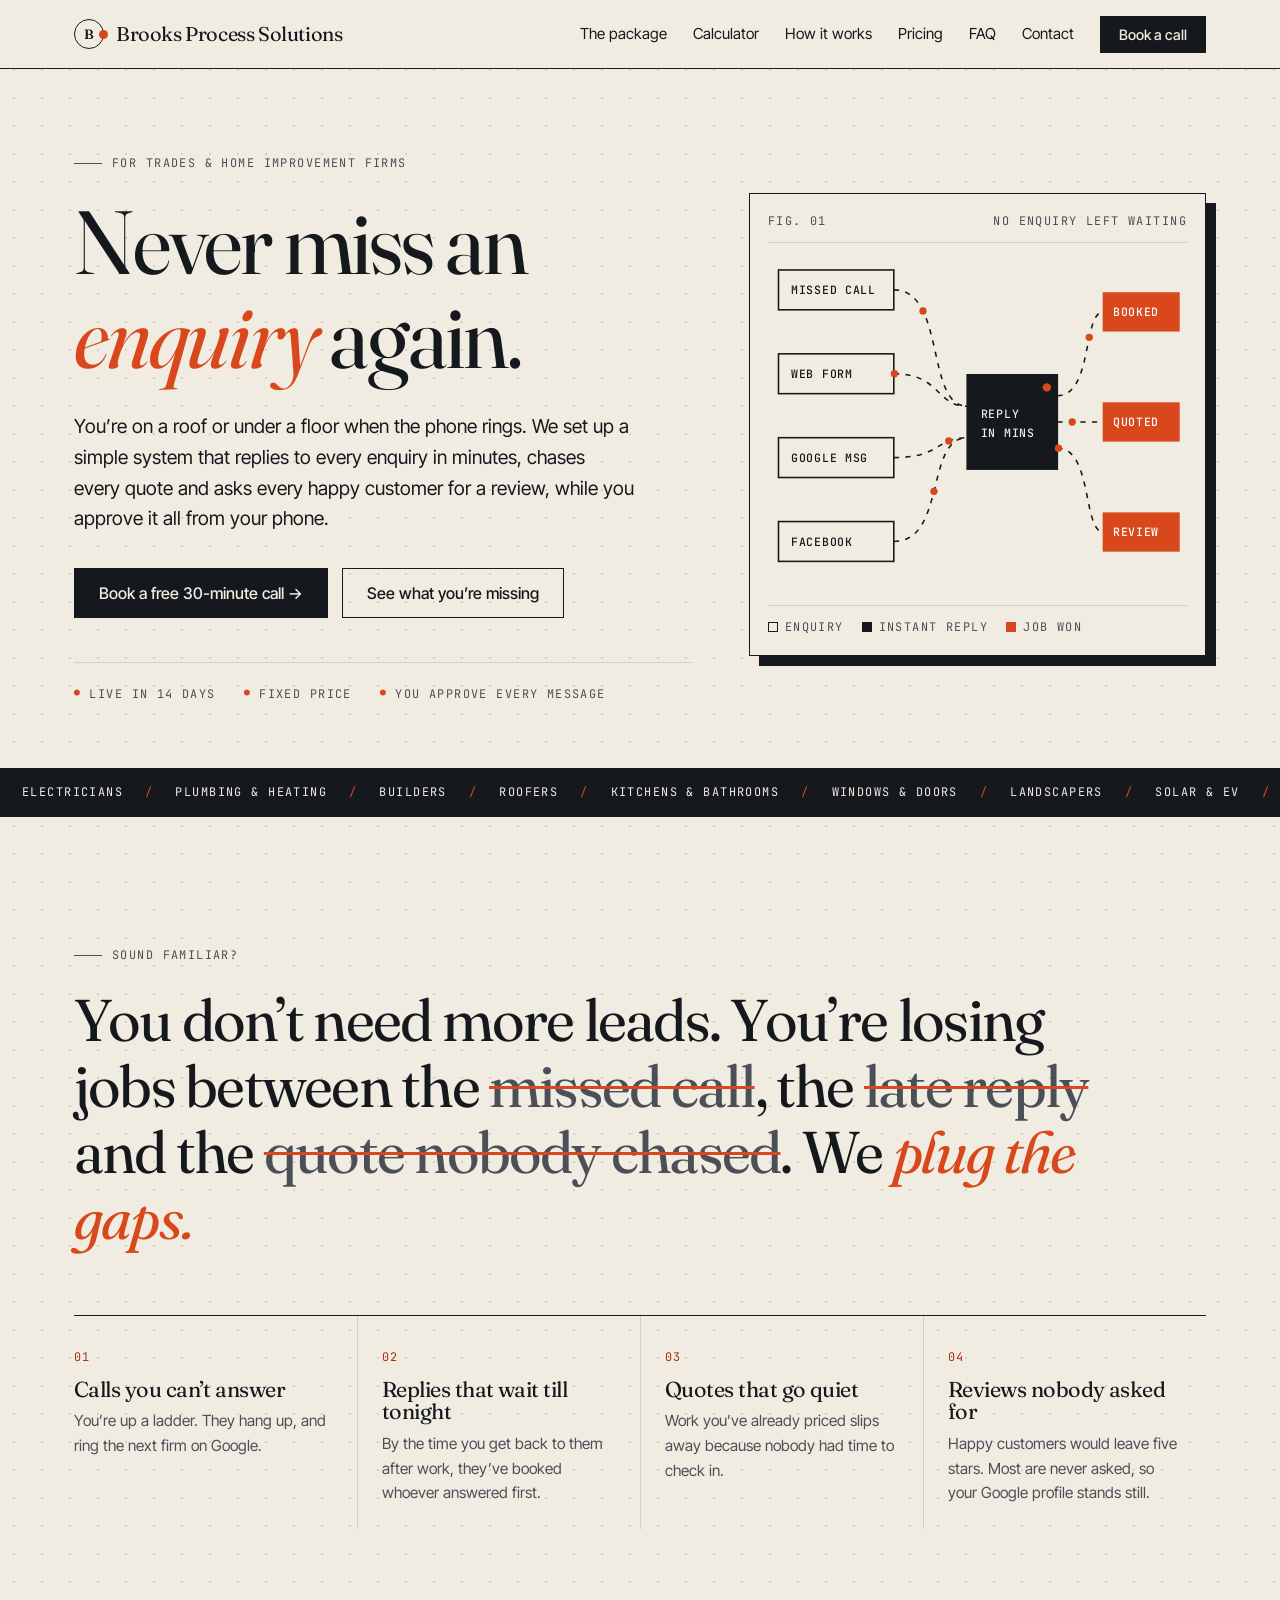
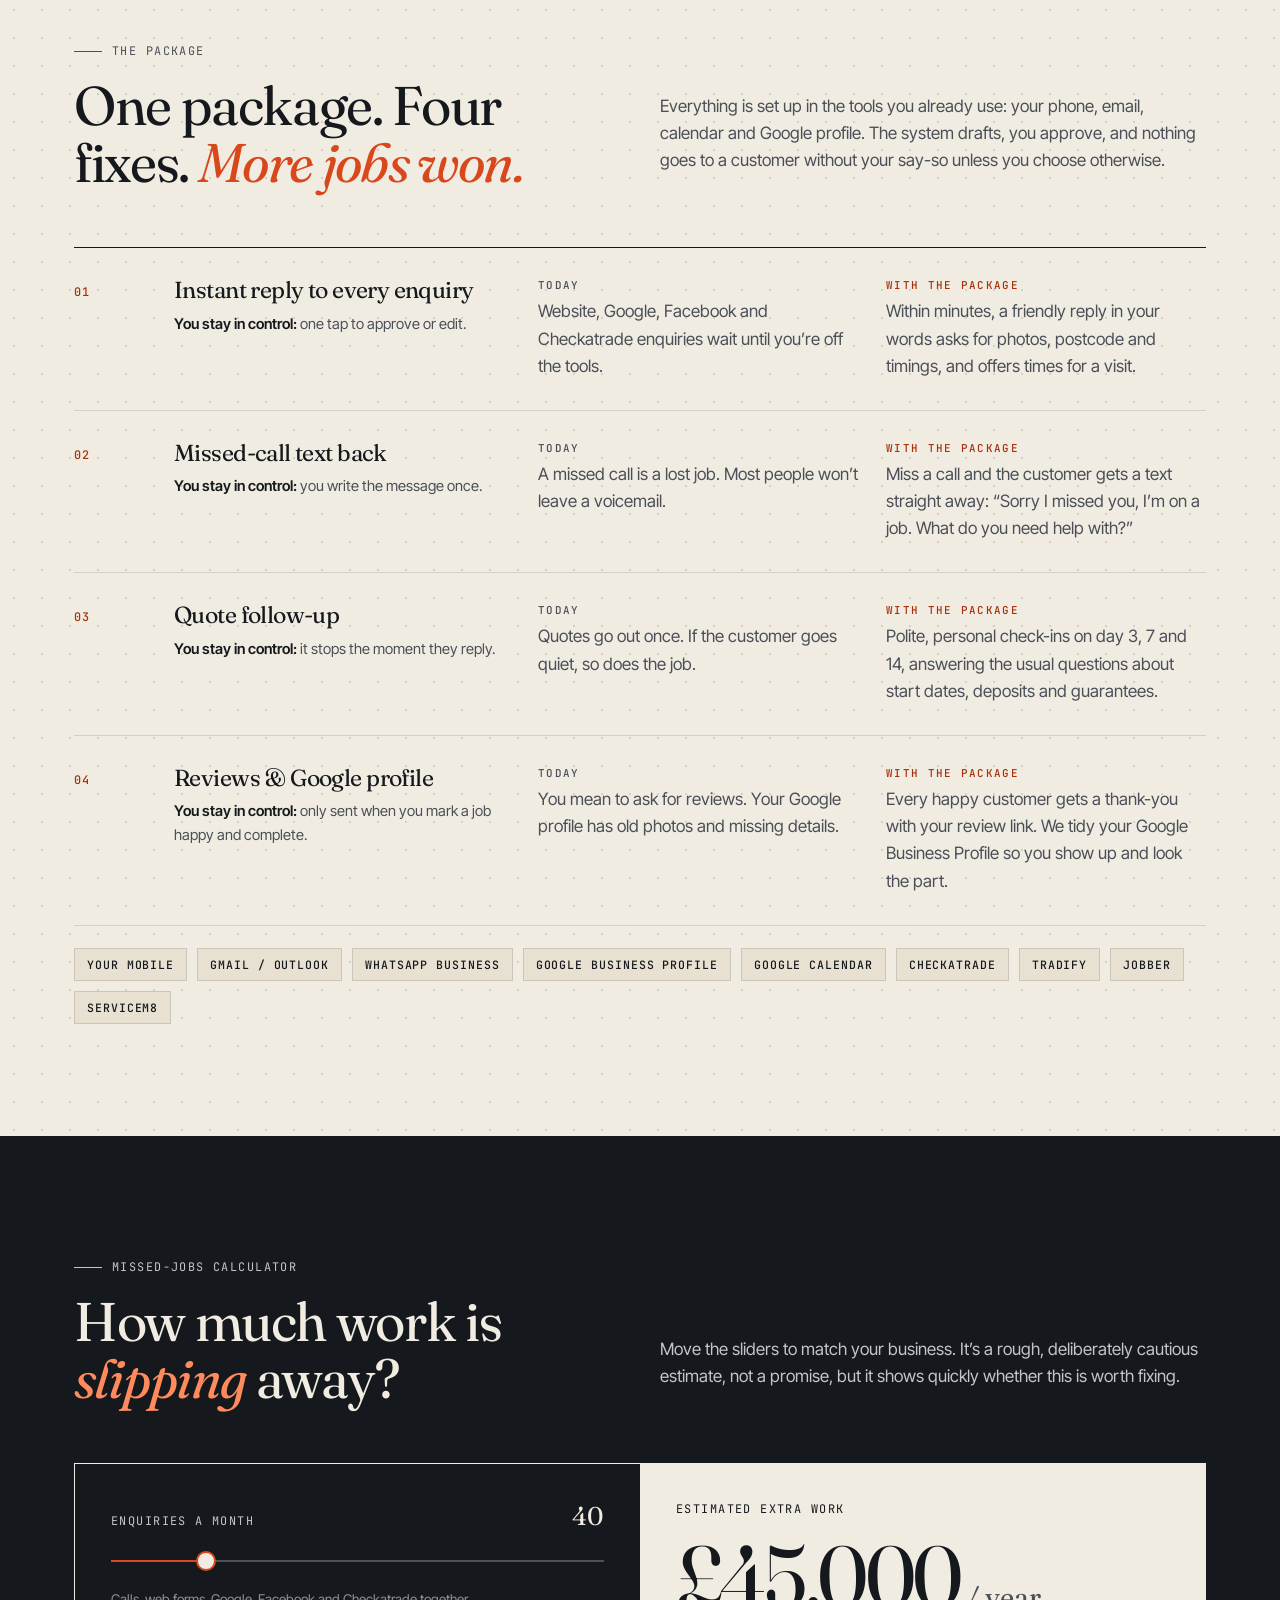
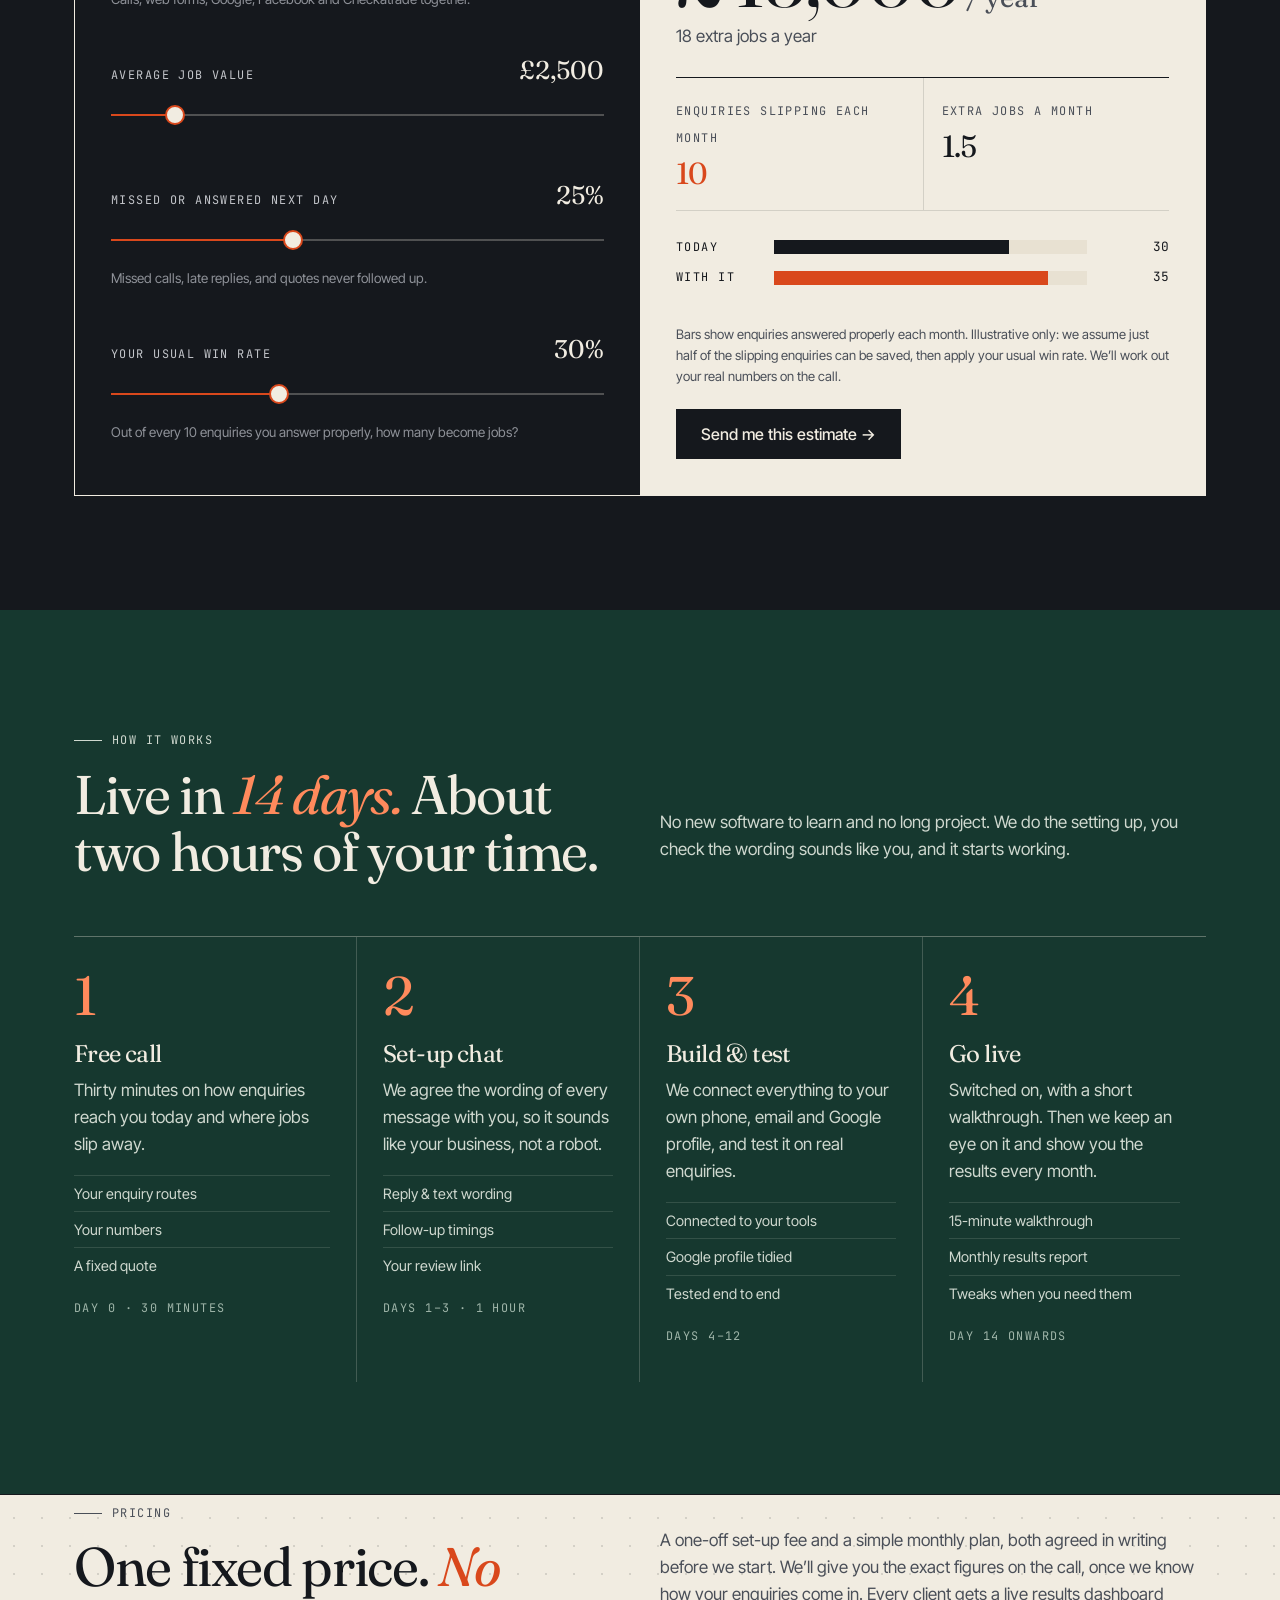
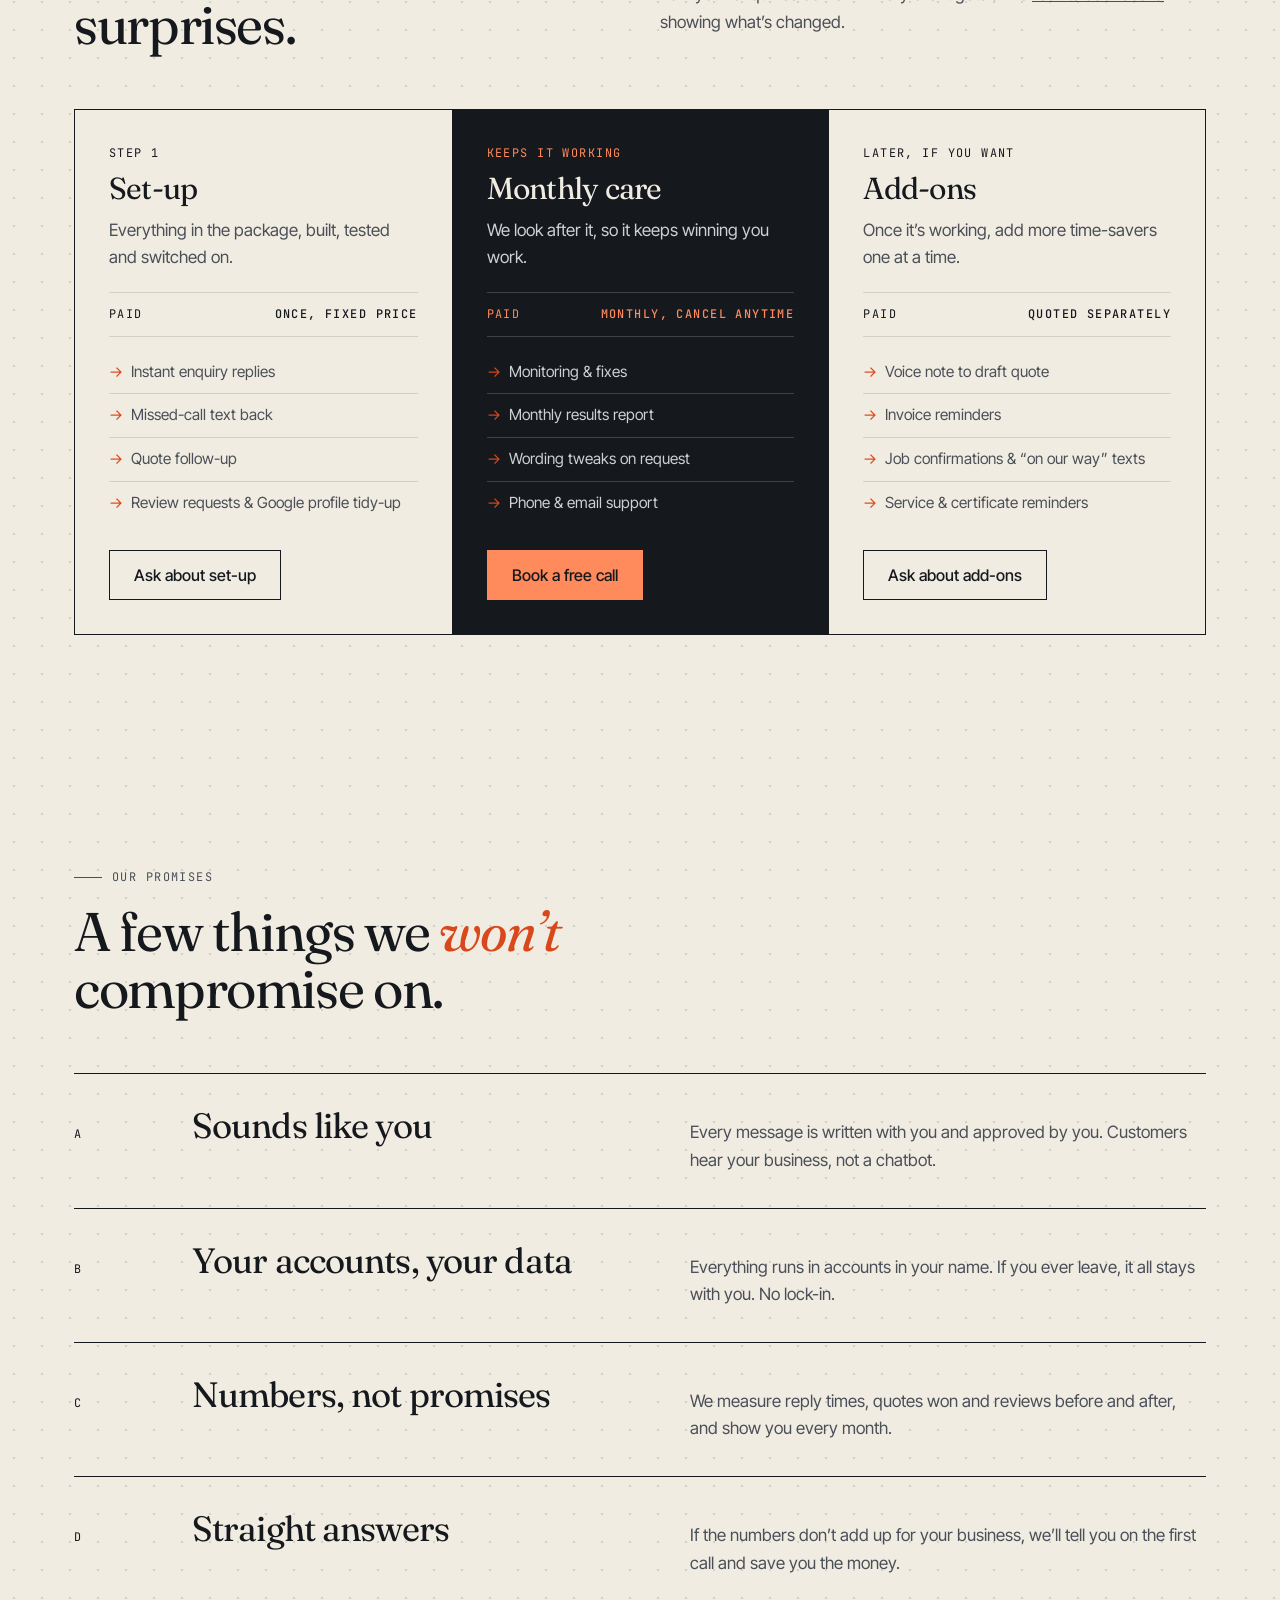
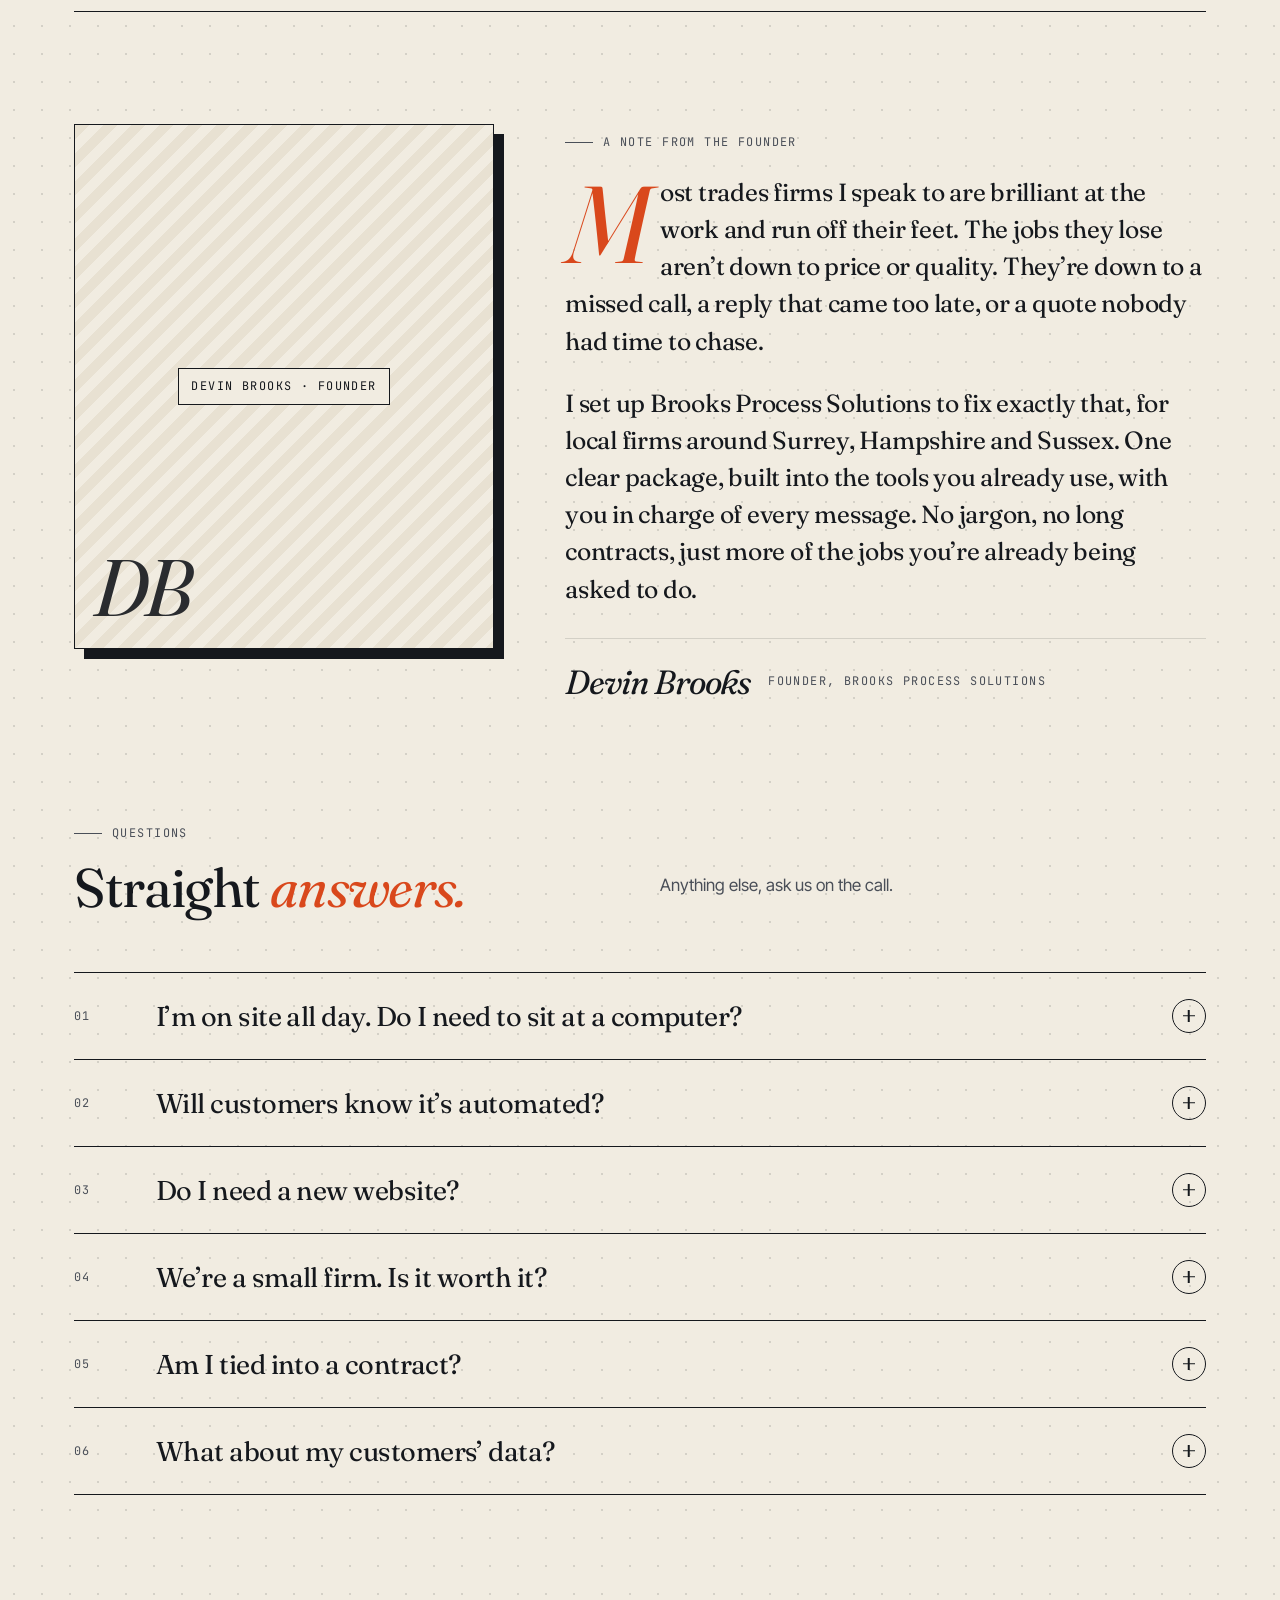
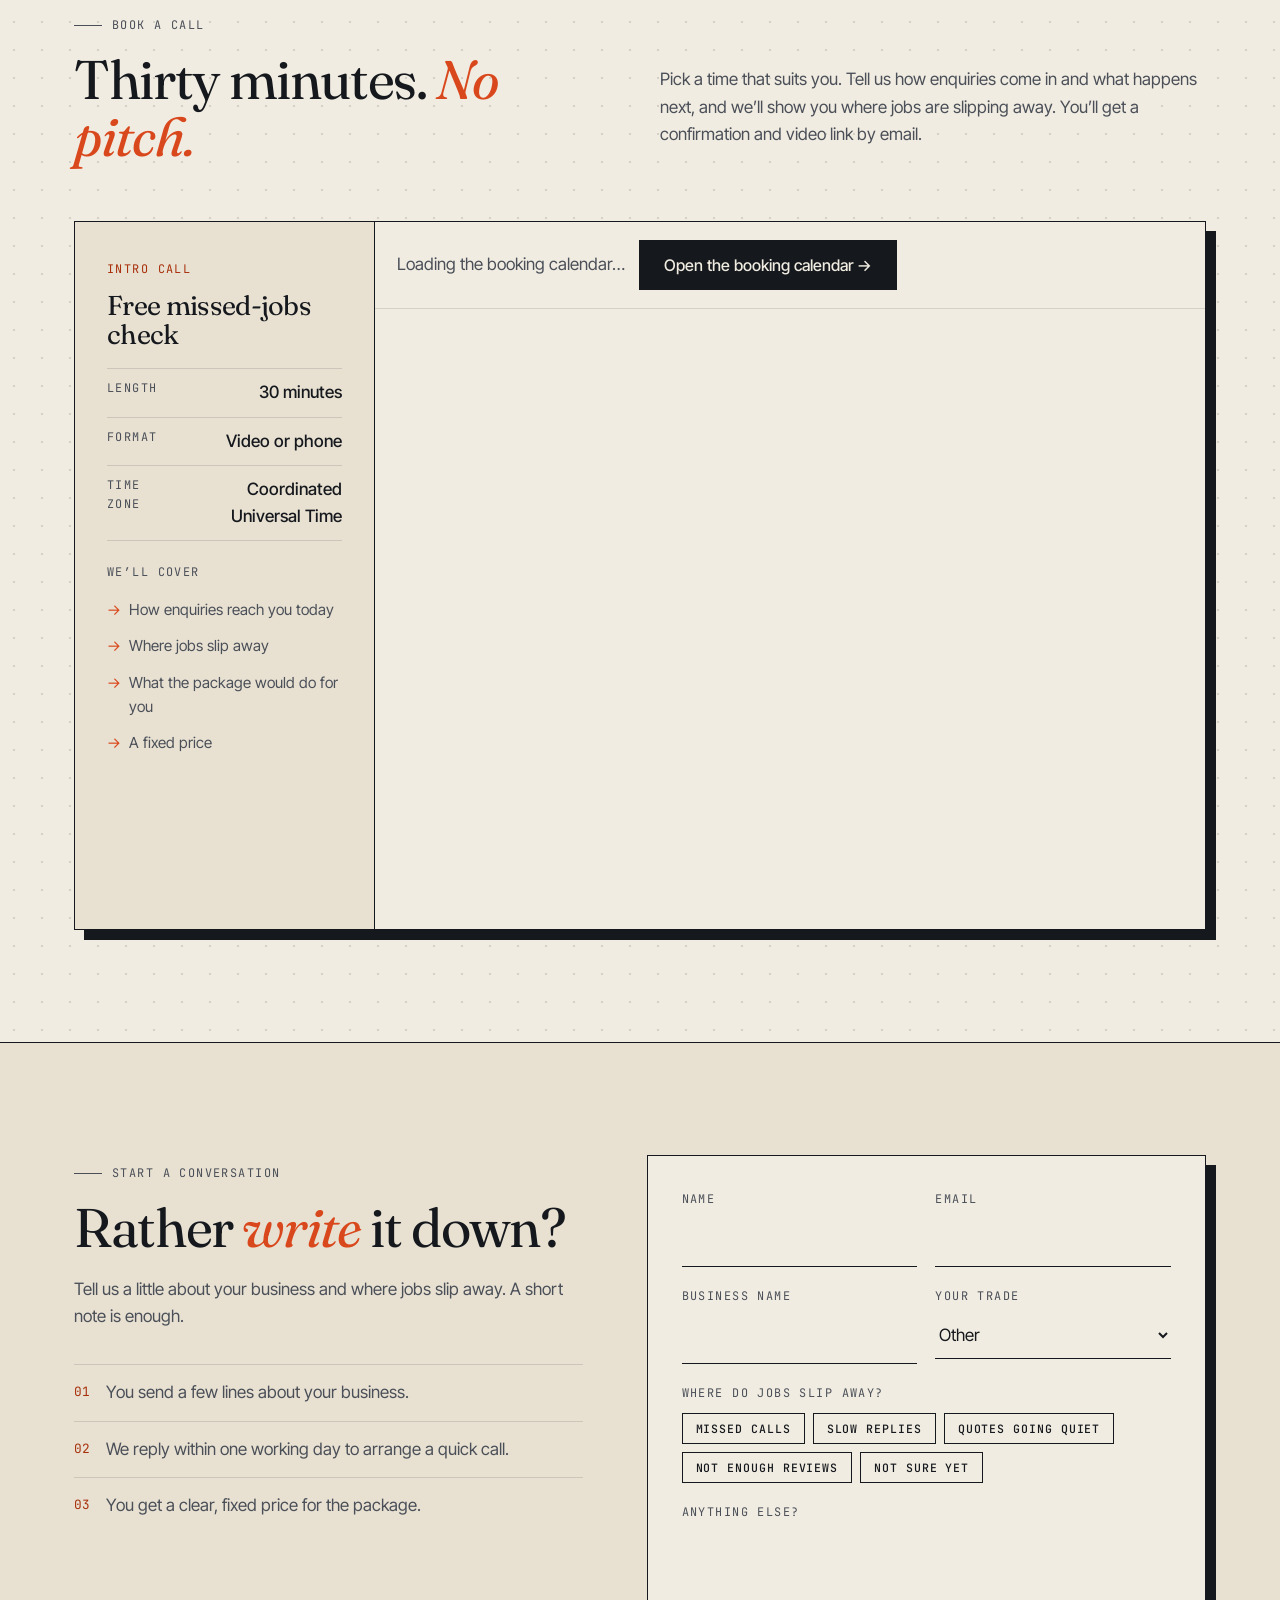
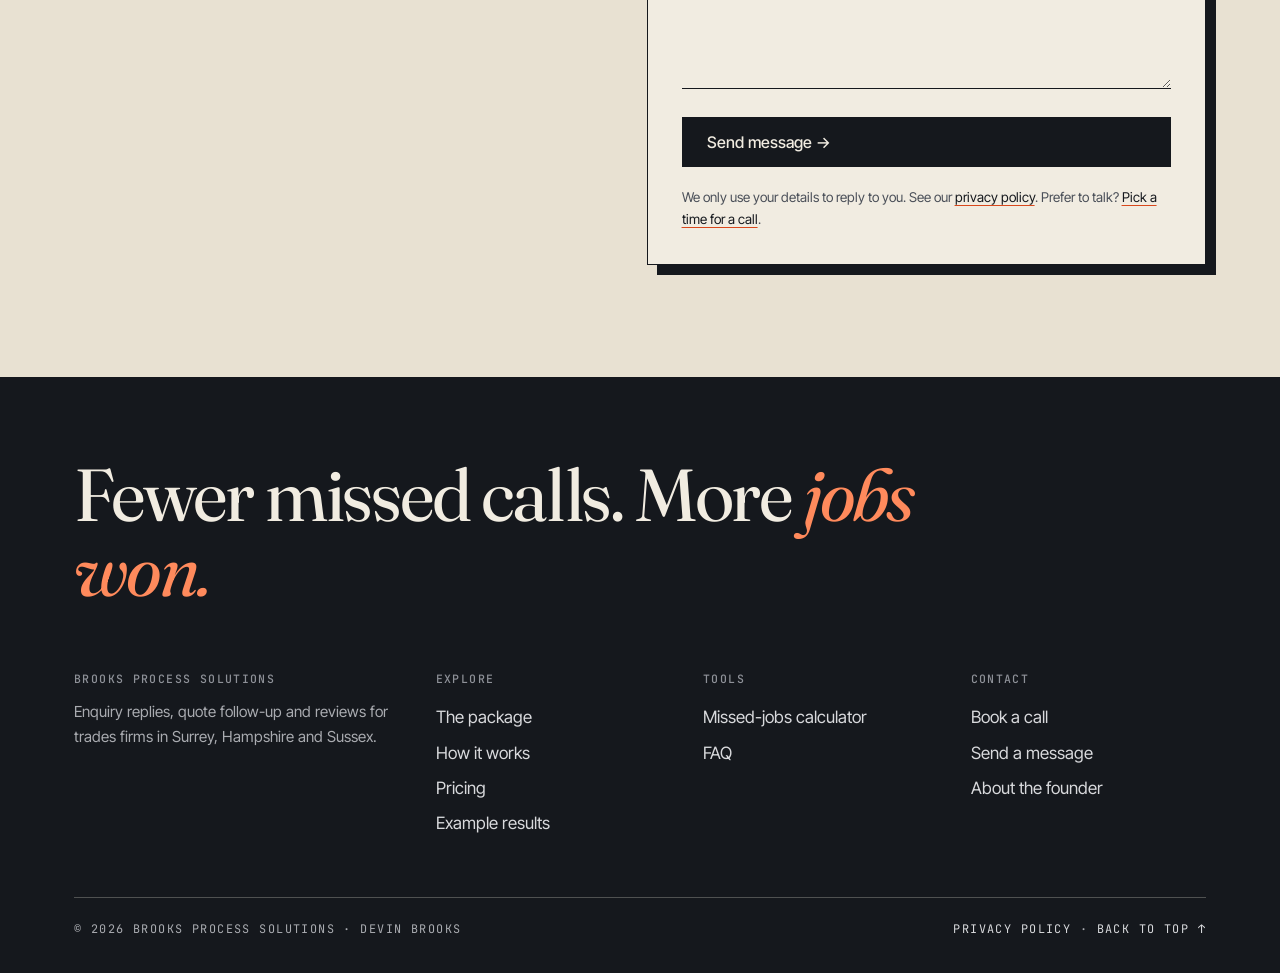
<file: index.html>
<!DOCTYPE html>
<html lang="en-GB">
<head>
<meta charset="UTF-8">
<meta name="viewport" content="width=device-width, initial-scale=1.0">
<title>Never Miss an Enquiry | Brooks Process Solutions for trades firms</title>
<meta name="description" content="For trades firms in Surrey, Hampshire and Sussex: every enquiry answered in minutes, every quote followed up, every happy customer asked for a review. One fixed-price package, live in 14 days, and you approve every message.">
<meta name="theme-color" content="#f1ece1">
<meta name="color-scheme" content="only light">
<meta property="og:title" content="Never Miss an Enquiry | Brooks Process Solutions">
<meta property="og:description" content="Every enquiry answered in minutes, every quote followed up, every happy customer asked for a review. Built for trades firms, live in 14 days.">
<meta property="og:type" content="website">
<meta property="og:locale" content="en_GB">
<meta property="og:url" content="https://devinb96.github.io/">
<meta name="twitter:card" content="summary">
<link rel="canonical" href="https://devinb96.github.io/">
<link rel="icon" href="assets/favicon.svg" type="image/svg+xml">
<link rel="preconnect" href="https://fonts.googleapis.com">
<link rel="preconnect" href="https://fonts.gstatic.com" crossorigin>
<link href="https://fonts.googleapis.com/css2?family=Fraunces:ital,opsz,wght@0,9..144,400;0,9..144,600;1,9..144,400;1,9..144,600&family=Inter+Tight:wght@400;500;600&family=JetBrains+Mono:wght@400;500&display=swap" rel="stylesheet">
<link rel="stylesheet" href="assets/styles.css">
<link rel="stylesheet" href="assets/sector.css">
<script>document.documentElement.className='js'</script>
<script type="application/ld+json">
{"@context":"https://schema.org","@type":"ProfessionalService","name":"Brooks Process Solutions",
 "description":"Enquiry handling, quote follow-up, review requests and Google Business Profile set-up for trades and home improvement firms.",
 "founder":{"@type":"Person","name":"Devin Brooks"},
 "address":{"@type":"PostalAddress","addressLocality":"Guildford","addressRegion":"Surrey","addressCountry":"GB"},
 "areaServed":["Surrey","Hampshire","Sussex","Berkshire"],
 "knowsAbout":["Enquiry automation","Missed call text back","Quote follow-up","Google reviews","Google Business Profile"]}
</script>
</head>
<body>
<a class="skip" href="#main">Skip to content</a>
<div class="progress" id="progress"></div>

<header id="hdr">
  <div class="wrap bar">
    <a class="logo" href="#top" aria-label="Brooks Process Solutions, home"><i>B</i>Brooks Process Solutions</a>
    <button class="menu-btn" id="menuBtn" aria-label="Open menu" aria-expanded="false" aria-controls="nav"><span></span><span></span><span></span></button>
    <nav id="nav" aria-label="Main">
      <a href="#package">The package</a>
      <a href="#calculator">Calculator</a>
      <a href="#how">How it works</a>
      <a href="#pricing">Pricing</a>
      <a href="#faq">FAQ</a>
      <a href="#contact">Contact</a>
      <a class="btn" href="#book">Book a call</a>
    </nav>
  </div>
</header>

<main id="main">
<!-- ============ HERO ============ -->
<div class="hero" id="top">
  <div class="wrap hero-grid">
    <div>
      <span class="mono tag">For trades &amp; home improvement firms</span>
      <h1>Never miss an <em>enquiry</em> again.</h1>
      <p class="lead">You’re on a roof or under a floor when the phone rings. We set up a simple system that replies to every enquiry in minutes, chases every quote and asks every happy customer for a review, while you approve it all from your phone.</p>
      <div class="cta">
        <a class="btn" href="#book">Book a free 30-minute call &rarr;</a>
        <a class="btn out" href="#calculator">See what you’re missing</a>
      </div>
      <div class="hero-meta mono"><span>Live in 14 days</span><span>Fixed price</span><span>You approve every message</span></div>
    </div>

    <figure class="figure" aria-label="Diagram: missed calls, web forms, Google messages and Facebook enquiries all get an instant reply, then become booked surveys and reviews">
      <figcaption class="cap mono"><span>Fig. 01</span><span>No enquiry left waiting</span></figcaption>
      <svg viewBox="0 0 400 330" aria-hidden="true">
        <g class="node"><rect x="10" y="20" width="110" height="38"/><text x="22" y="43">MISSED CALL</text></g>
        <g class="node"><rect x="10" y="100" width="110" height="38"/><text x="22" y="123">WEB FORM</text></g>
        <g class="node"><rect x="10" y="180" width="110" height="38"/><text x="22" y="203">GOOGLE MSG</text></g>
        <g class="node"><rect x="10" y="260" width="110" height="38"/><text x="22" y="283">FACEBOOK</text></g>
        <path id="w1" class="wire" d="M120 39 C170 39 150 150 190 150"/>
        <path id="w2" class="wire" d="M120 119 C165 119 160 150 190 150"/>
        <path id="w3" class="wire" d="M120 199 C165 199 160 180 190 180"/>
        <path id="w4" class="wire" d="M120 279 C170 279 150 180 190 180"/>
        <g class="node ai"><rect x="190" y="120" width="86" height="90"/><text x="203" y="161">REPLY</text><text x="203" y="179">IN MINS</text></g>
        <circle class="pulse" cx="266" cy="132" r="4"/>
        <path id="w5" class="wire" d="M276 140 C310 140 300 60 320 60"/>
        <path id="w6" class="wire" d="M276 165 L320 165"/>
        <path id="w7" class="wire" d="M276 190 C310 190 300 270 320 270"/>
        <g class="node out"><rect x="320" y="42" width="72" height="36"/><text x="329" y="64">BOOKED</text></g>
        <g class="node out"><rect x="320" y="147" width="72" height="36"/><text x="329" y="169">QUOTED</text></g>
        <g class="node out"><rect x="320" y="252" width="72" height="36"/><text x="329" y="274">REVIEW</text></g>
        <g class="packets">
          <circle class="packet" r="3.5"><animateMotion dur="2.4s" repeatCount="indefinite" begin="0s"><mpath href="#w1"/></animateMotion></circle>
          <circle class="packet" r="3.5"><animateMotion dur="2.4s" repeatCount="indefinite" begin=".6s"><mpath href="#w2"/></animateMotion></circle>
          <circle class="packet" r="3.5"><animateMotion dur="2.4s" repeatCount="indefinite" begin="1.2s"><mpath href="#w3"/></animateMotion></circle>
          <circle class="packet" r="3.5"><animateMotion dur="2.4s" repeatCount="indefinite" begin="1.8s"><mpath href="#w4"/></animateMotion></circle>
          <circle class="packet" r="3.5"><animateMotion dur="1.6s" repeatCount="indefinite" begin=".3s"><mpath href="#w5"/></animateMotion></circle>
          <circle class="packet" r="3.5"><animateMotion dur="1.6s" repeatCount="indefinite" begin=".9s"><mpath href="#w6"/></animateMotion></circle>
          <circle class="packet" r="3.5"><animateMotion dur="1.6s" repeatCount="indefinite" begin="1.4s"><mpath href="#w7"/></animateMotion></circle>
        </g>
      </svg>
      <div class="legend mono"><span><i></i>Enquiry</span><span><i class="k"></i>Instant reply</span><span><i class="a"></i>Job won</span></div>
    </figure>
  </div>
</div>

<div class="ticker mono" aria-hidden="true">
  <div>
    <span>Electricians</span><b>/</b><span>Plumbing &amp; heating</span><b>/</b><span>Builders</span><b>/</b><span>Roofers</span><b>/</b><span>Kitchens &amp; bathrooms</span><b>/</b><span>Windows &amp; doors</span><b>/</b><span>Landscapers</span><b>/</b><span>Solar &amp; EV</span><b>/</b><span>Decorators</span><b>/</b><span>Flooring</span><b>/</b>
    <span>Electricians</span><b>/</b><span>Plumbing &amp; heating</span><b>/</b><span>Builders</span><b>/</b><span>Roofers</span><b>/</b><span>Kitchens &amp; bathrooms</span><b>/</b><span>Windows &amp; doors</span><b>/</b><span>Landscapers</span><b>/</b><span>Solar &amp; EV</span><b>/</b><span>Decorators</span><b>/</b><span>Flooring</span><b>/</b>
  </div>
</div>

<!-- ============ PROBLEM ============ -->
<section class="tax" aria-labelledby="tax-h">
  <div class="wrap">
    <span class="mono tag">Sound familiar?</span>
    <h2 id="tax-h" class="statement rv">You don’t need more leads. You’re losing jobs between the <s>missed call</s>, the <s>late reply</s> and the <s>quote nobody chased</s>. We <em>plug the gaps.</em></h2>
    <div class="symptoms">
      <div class="symptom rv"><span class="mono">01</span><h3>Calls you can’t answer</h3><p>You’re up a ladder. They hang up, and ring the next firm on Google.</p></div>
      <div class="symptom rv"><span class="mono">02</span><h3>Replies that wait till tonight</h3><p>By the time you get back to them after work, they’ve booked whoever answered first.</p></div>
      <div class="symptom rv"><span class="mono">03</span><h3>Quotes that go quiet</h3><p>Work you’ve already priced slips away because nobody had time to check in.</p></div>
      <div class="symptom rv"><span class="mono">04</span><h3>Reviews nobody asked for</h3><p>Happy customers would leave five stars. Most are never asked, so your Google profile stands still.</p></div>
    </div>
  </div>
</section>

<!-- ============ PACKAGE ============ -->
<section id="package" class="tight-top">
  <div class="wrap">
    <div class="sec-head">
      <div class="rv"><span class="mono tag">The package</span><h2>One package. Four fixes. <em>More jobs won.</em></h2></div>
      <p class="rv">Everything is set up in the tools you already use: your phone, email, calendar and Google profile. The system drafts, you approve, and nothing goes to a customer without your say-so unless you choose otherwise.</p>
    </div>
    <div class="flows rv">
      <div class="flowrow">
        <span class="n">01</span>
        <div><h3>Instant reply to every enquiry</h3><p class="ctrl"><b>You stay in control:</b> one tap to approve or edit.</p></div>
        <div><span class="lbl">Today</span><p>Website, Google, Facebook and Checkatrade enquiries wait until you’re off the tools.</p></div>
        <div class="ai"><span class="lbl">With the package</span><p>Within minutes, a friendly reply in your words asks for photos, postcode and timings, and offers times for a visit.</p></div>
      </div>
      <div class="flowrow">
        <span class="n">02</span>
        <div><h3>Missed-call text back</h3><p class="ctrl"><b>You stay in control:</b> you write the message once.</p></div>
        <div><span class="lbl">Today</span><p>A missed call is a lost job. Most people won’t leave a voicemail.</p></div>
        <div class="ai"><span class="lbl">With the package</span><p>Miss a call and the customer gets a text straight away: “Sorry I missed you, I’m on a job. What do you need help with?”</p></div>
      </div>
      <div class="flowrow">
        <span class="n">03</span>
        <div><h3>Quote follow-up</h3><p class="ctrl"><b>You stay in control:</b> it stops the moment they reply.</p></div>
        <div><span class="lbl">Today</span><p>Quotes go out once. If the customer goes quiet, so does the job.</p></div>
        <div class="ai"><span class="lbl">With the package</span><p>Polite, personal check-ins on day 3, 7 and 14, answering the usual questions about start dates, deposits and guarantees.</p></div>
      </div>
      <div class="flowrow">
        <span class="n">04</span>
        <div><h3>Reviews &amp; Google profile</h3><p class="ctrl"><b>You stay in control:</b> only sent when you mark a job happy and complete.</p></div>
        <div><span class="lbl">Today</span><p>You mean to ask for reviews. Your Google profile has old photos and missing details.</p></div>
        <div class="ai"><span class="lbl">With the package</span><p>Every happy customer gets a thank-you with your review link. We tidy your Google Business Profile so you show up and look the part.</p></div>
      </div>
    </div>
    <div class="toolrow" aria-label="Examples of tools we connect">
      <span>Your mobile</span><span>Gmail / Outlook</span><span>WhatsApp Business</span><span>Google Business Profile</span><span>Google Calendar</span><span>Checkatrade</span><span>Tradify</span><span>Jobber</span><span>ServiceM8</span>
    </div>
  </div>
</section>

<!-- ============ CALCULATOR ============ -->
<section id="calculator" class="dark">
  <div class="wrap">
    <div class="sec-head">
      <div class="rv"><span class="mono tag">Missed-jobs calculator</span><h2>How much work is <em>slipping</em> away?</h2></div>
      <p class="rv">Move the sliders to match your business. It’s a rough, deliberately cautious estimate, not a promise, but it shows quickly whether this is worth fixing.</p>
    </div>
    <div class="calc rv">
      <div class="inputs">
        <div class="field">
          <label for="c-enq"><span class="mono">Enquiries a month</span><output id="o-enq">40</output></label>
          <input type="range" id="c-enq" min="5" max="200" step="5" value="40">
          <small>Calls, web forms, Google, Facebook and Checkatrade together.</small>
        </div>
        <div class="field">
          <label for="c-job"><span class="mono">Average job value</span><output id="o-job">£2,500</output></label>
          <input type="range" id="c-job" min="250" max="20000" step="250" value="2500">
        </div>
        <div class="field">
          <label for="c-miss"><span class="mono">Missed or answered next day</span><output id="o-miss">25%</output></label>
          <input type="range" id="c-miss" min="5" max="60" step="5" value="25">
          <small>Missed calls, late replies, and quotes never followed up.</small>
        </div>
        <div class="field">
          <label for="c-win"><span class="mono">Your usual win rate</span><output id="o-win">30%</output></label>
          <input type="range" id="c-win" min="10" max="70" step="5" value="30">
          <small>Out of every 10 enquiries you answer properly, how many become jobs?</small>
        </div>
      </div>
      <div class="results" aria-live="polite">
        <span class="mono">Estimated extra work</span>
        <div class="big" id="r-value">£0<small>/ year</small></div>
        <div class="sub" id="r-jobs">0 extra jobs a year</div>
        <div class="kpis">
          <div class="kpi"><span class="mono">Enquiries slipping each month</span><b class="acc" id="r-lost">0</b></div>
          <div class="kpi"><span class="mono">Extra jobs a month</span><b id="r-month">0</b></div>
        </div>
        <div class="bars" aria-hidden="true">
          <div class="barrow"><span class="mono">Today</span><div class="track"><div class="fill" id="b-now"></div></div><span id="b-now-l">0</span></div>
          <div class="barrow ai"><span class="mono">With it</span><div class="track"><div class="fill" id="b-ai"></div></div><span id="b-ai-l">0</span></div>
        </div>
        <p class="disclaimer">Bars show enquiries answered properly each month. Illustrative only: we assume just half of the slipping enquiries can be saved, then apply your usual win rate. We’ll work out your real numbers on the call.</p>
        <button class="btn" type="button" id="calcSend" style="margin-top:22px">Send me this estimate &rarr;</button>
      </div>
    </div>
  </div>
</section>

<!-- ============ HOW IT WORKS ============ -->
<section id="how" class="green">
  <div class="wrap">
    <div class="sec-head">
      <div class="rv"><span class="mono tag">How it works</span><h2>Live in <em>14 days.</em> About two hours of your time.</h2></div>
      <p class="rv">No new software to learn and no long project. We do the setting up, you check the wording sounds like you, and it starts working.</p>
    </div>
    <div class="stages">
      <div class="stage rv"><span class="n">1</span><h3>Free call</h3><p>Thirty minutes on how enquiries reach you today and where jobs slip away.</p>
        <ul><li>Your enquiry routes</li><li>Your numbers</li><li>A fixed quote</li></ul><span class="mono wk">Day 0 · 30 minutes</span></div>
      <div class="stage rv"><span class="n">2</span><h3>Set-up chat</h3><p>We agree the wording of every message with you, so it sounds like your business, not a robot.</p>
        <ul><li>Reply &amp; text wording</li><li>Follow-up timings</li><li>Your review link</li></ul><span class="mono wk">Days 1–3 · 1 hour</span></div>
      <div class="stage rv"><span class="n">3</span><h3>Build &amp; test</h3><p>We connect everything to your own phone, email and Google profile, and test it on real enquiries.</p>
        <ul><li>Connected to your tools</li><li>Google profile tidied</li><li>Tested end to end</li></ul><span class="mono wk">Days 4–12</span></div>
      <div class="stage rv"><span class="n">4</span><h3>Go live</h3><p>Switched on, with a short walkthrough. Then we keep an eye on it and show you the results every month.</p>
        <ul><li>15-minute walkthrough</li><li>Monthly results report</li><li>Tweaks when you need them</li></ul><span class="mono wk">Day 14 onwards</span></div>
    </div>
  </div>
</section>

<!-- ============ PRICING ============ -->
<section id="pricing" class="tight-top">
  <div class="wrap">
    <div class="sec-head">
      <div class="rv"><span class="mono tag">Pricing</span><h2>One fixed price. <em>No</em> surprises.</h2></div>
      <p class="rv">A one-off set-up fee and a simple monthly plan, both agreed in writing before we start. We’ll give you the exact figures on the call, once we know how your enquiries come in. Every client gets a live <a href="results.html">results dashboard</a> showing what’s changed.</p>
    </div>
    <div class="eng rv">
      <div class="plan"><span class="mono">Step 1</span><h3>Set-up</h3><p>Everything in the package, built, tested and switched on.</p>
        <div class="dur mono"><span>Paid</span><b>Once, fixed price</b></div>
        <ul><li>Instant enquiry replies</li><li>Missed-call text back</li><li>Quote follow-up</li><li>Review requests &amp; Google profile tidy-up</li></ul>
        <a class="btn out" href="#contact" data-plan="Set-up">Ask about set-up</a></div>
      <div class="plan hot"><span class="mono">Keeps it working</span><h3>Monthly care</h3><p>We look after it, so it keeps winning you work.</p>
        <div class="dur mono"><span>Paid</span><b>Monthly, cancel anytime</b></div>
        <ul><li>Monitoring &amp; fixes</li><li>Monthly results report</li><li>Wording tweaks on request</li><li>Phone &amp; email support</li></ul>
        <a class="btn" href="#book">Book a free call</a></div>
      <div class="plan"><span class="mono">Later, if you want</span><h3>Add-ons</h3><p>Once it’s working, add more time-savers one at a time.</p>
        <div class="dur mono"><span>Paid</span><b>Quoted separately</b></div>
        <ul><li>Voice note to draft quote</li><li>Invoice reminders</li><li>Job confirmations &amp; “on our way” texts</li><li>Service &amp; certificate reminders</li></ul>
        <a class="btn out" href="#contact" data-plan="Add-ons">Ask about add-ons</a></div>
    </div>
  </div>
</section>

<!-- ============ PRINCIPLES ============ -->
<section>
  <div class="wrap">
    <div class="sec-head">
      <div class="rv"><span class="mono tag">Our promises</span><h2>A few things we <em>won’t</em> compromise on.</h2></div>
    </div>
    <div class="principles">
      <div class="pr rv"><span class="mono">A</span><h3>Sounds like you</h3><p>Every message is written with you and approved by you. Customers hear your business, not a chatbot.</p></div>
      <div class="pr rv"><span class="mono">B</span><h3>Your accounts, your data</h3><p>Everything runs in accounts in your name. If you ever leave, it all stays with you. No lock-in.</p></div>
      <div class="pr rv"><span class="mono">C</span><h3>Numbers, not promises</h3><p>We measure reply times, quotes won and reviews before and after, and show you every month.</p></div>
      <div class="pr rv"><span class="mono">D</span><h3>Straight answers</h3><p>If the numbers don’t add up for your business, we’ll tell you on the first call and save you the money.</p></div>
    </div>
  </div>
</section>

<!-- ============ FOUNDER ============ -->
<section id="about" class="tight-top">
  <div class="wrap founder">
    <div class="portrait rv" role="img" aria-label="Devin Brooks monogram"><span class="mono">Devin Brooks · Founder</span></div>
    <div class="rv">
      <span class="mono tag">A note from the founder</span>
      <div class="letter" style="margin-top:22px">
        <p>Most trades firms I speak to are brilliant at the work and run off their feet. The jobs they lose aren’t down to price or quality. They’re down to a missed call, a reply that came too late, or a quote nobody had time to chase.</p>
        <p>I set up Brooks Process Solutions to fix exactly that, for local firms around Surrey, Hampshire and Sussex. One clear package, built into the tools you already use, with you in charge of every message. No jargon, no long contracts, just more of the jobs you’re already being asked to do.</p>
      </div>
      <div class="sign"><span class="sig">Devin Brooks</span><span class="mono">Founder, Brooks Process Solutions</span></div>
    </div>
  </div>
</section>

<!-- ============ FAQ ============ -->
<section id="faq" class="tight-top">
  <div class="wrap">
    <div class="sec-head">
      <div class="rv"><span class="mono tag">Questions</span><h2>Straight <em>answers.</em></h2></div>
      <p class="rv">Anything else, ask us on the call.</p>
    </div>
    <div class="faq rv">
      <details><summary><span class="mono">01</span>I’m on site all day. Do I need to sit at a computer?<span class="pm"></span></summary><div class="ans"><p>No. Approvals come to your phone as a message you can approve with one tap, edit or ignore. The whole point is to give you time back, not add another screen.</p></div></details>
      <details><summary><span class="mono">02</span>Will customers know it’s automated?<span class="pm"></span></summary><div class="ans"><p>Messages are written in your words and approved by you, so they’re your messages. They just go out faster. If a customer asks, we’d always recommend being honest that you use tools to help you reply quickly.</p></div></details>
      <details><summary><span class="mono">03</span>Do I need a new website?<span class="pm"></span></summary><div class="ans"><p>Usually not. The package works with the website, phone number and Google profile you already have. If your site has no enquiry form, we’ll add a simple one as part of the set-up.</p></div></details>
      <details><summary><span class="mono">04</span>We’re a small firm. Is it worth it?<span class="pm"></span></summary><div class="ans"><p>It often matters most for small firms, because there’s no office team to pick up the phone. If one or two extra jobs a quarter would pay for it, it usually does. If they wouldn’t, we’ll tell you.</p></div></details>
      <details><summary><span class="mono">05</span>Am I tied into a contract?<span class="pm"></span></summary><div class="ans"><p>No. The set-up is a one-off fee. Monthly care can be cancelled with 30 days’ notice, and everything we built stays in your accounts.</p></div></details>
      <details><summary><span class="mono">06</span>What about my customers’ data?<span class="pm"></span></summary><div class="ans"><p>Everything runs in accounts you own, on business plans with proper privacy terms, and only the details each step needs are used. We follow UK GDPR and put a simple data agreement in place with you.</p></div></details>
    </div>
  </div>
</section>

<!-- ============ BOOKING ============ -->
<section id="book" class="tight-top">
  <div class="wrap">
    <div class="sec-head">
      <div class="rv"><span class="mono tag">Book a call</span><h2>Thirty minutes. <em>No pitch.</em></h2></div>
      <p class="rv">Pick a time that suits you. Tell us how enquiries come in and what happens next, and we’ll show you where jobs are slipping away. You’ll get a confirmation and video link by email.</p>
    </div>
    <div class="booker rv" id="booker">
      <div class="book-info">
        <span class="mono" style="color:var(--accent-text)">Intro call</span>
        <h3>Free missed-jobs check</h3>
        <dl>
          <div><dt class="mono">Length</dt><dd>30 minutes</dd></div>
          <div><dt class="mono">Format</dt><dd>Video or phone</dd></div>
          <div><dt class="mono">Time zone</dt><dd data-tz>your local time</dd></div>
        </dl>
        <p class="mono" style="color:var(--ink2);margin:22px 0 10px">We’ll cover</p>
        <ul class="agenda"><li>How enquiries reach you today</li><li>Where jobs slip away</li><li>What the package would do for you</li><li>A fixed price</li></ul>
      </div>
      <div class="book-stage" id="bookStage"></div>
    </div>
  </div>
</section>

<!-- ============ CONTACT ============ -->
<section id="contact" class="contact">
  <div class="wrap cgrid">
    <div class="rv">
      <span class="mono tag">Start a conversation</span>
      <h2 style="margin-top:16px">Rather <em>write</em> it down?</h2>
      <p style="margin-top:20px">Tell us a little about your business and where jobs slip away. A short note is enough.</p>
      <ol class="next">
        <li>You send a few lines about your business.</li>
        <li>We reply within one working day to arrange a quick call.</li>
        <li>You get a clear, fixed price for the package.</li>
      </ol>
    </div>
    <form id="form" class="rv" novalidate>
      <div class="two">
        <label><span class="mono">Name</span><input name="name" required autocomplete="name"></label>
        <label><span class="mono">Email</span><input name="email" type="email" required autocomplete="email"></label>
      </div>
      <div class="two">
        <label><span class="mono">Business name</span><input name="company" autocomplete="organization"></label>
        <label><span class="mono">Your trade</span>
          <select name="trade"><option>Electrical</option><option>Plumbing &amp; heating</option><option>Building &amp; extensions</option><option>Roofing</option><option>Kitchens &amp; bathrooms</option><option>Windows &amp; doors</option><option>Landscaping</option><option>Solar &amp; EV</option><option selected>Other</option></select></label>
      </div>
      <fieldset>
        <legend class="mono" style="color:var(--ink2)">Where do jobs slip away?</legend>
        <div class="pills">
          <label><input type="checkbox" name="area" value="Missed calls"><span>Missed calls</span></label>
          <label><input type="checkbox" name="area" value="Slow replies"><span>Slow replies</span></label>
          <label><input type="checkbox" name="area" value="Quotes going quiet"><span>Quotes going quiet</span></label>
          <label><input type="checkbox" name="area" value="Not enough reviews"><span>Not enough reviews</span></label>
          <label><input type="checkbox" name="area" value="Not sure yet"><span>Not sure yet</span></label>
        </div>
      </fieldset>
      <label><span class="mono">Anything else?</span><textarea name="msg" id="msg" rows="5"></textarea></label>
      <input type="text" name="_honey" class="hp" tabindex="-1" autocomplete="off" aria-hidden="true">
      <p class="form-note err" id="formErr" role="alert" hidden></p>
      <button class="btn" type="submit">Send message &rarr;</button>
      <p class="form-note">We only use your details to reply to you. See our <a href="privacy.html">privacy policy</a>. Prefer to talk? <a href="#book">Pick a time for a call</a>.</p>
      <div class="sent" id="sent" role="status" tabindex="-1"><span class="mono" style="color:var(--accent-text)">Message received</span><h3>Thank you. <em>We’re on it.</em></h3><p>We’ll reply within one working day. In the meantime, you can <a href="#book">book a call</a> if you’d like to talk sooner.</p></div>
    </form>
  </div>
</section>
</main>

<footer>
  <div class="wrap">
    <div class="big">Fewer missed calls. More <em>jobs won.</em></div>
    <div class="fcols">
      <div><h3>Brooks Process Solutions</h3><p>Enquiry replies, quote follow-up and reviews for trades firms in Surrey, Hampshire and Sussex.</p></div>
      <div><h3>Explore</h3><a href="#package">The package</a><a href="#how">How it works</a><a href="#pricing">Pricing</a><a href="results.html">Example results</a></div>
      <div><h3>Tools</h3><a href="#calculator">Missed-jobs calculator</a><a href="#faq">FAQ</a></div>
      <div><h3>Contact</h3><a href="#book">Book a call</a><a href="#contact">Send a message</a><a href="#about">About the founder</a></div>
    </div>
    <div class="fbar mono"><span>© <span id="yr">2026</span> Brooks Process Solutions · Devin Brooks</span><span><a class="totop" href="privacy.html">Privacy policy</a> · <a class="totop" href="#top">Back to top ↑</a></span></div>
  </div>
</footer>

<script src="assets/site.js"></script>
</body>
</html>
</file>
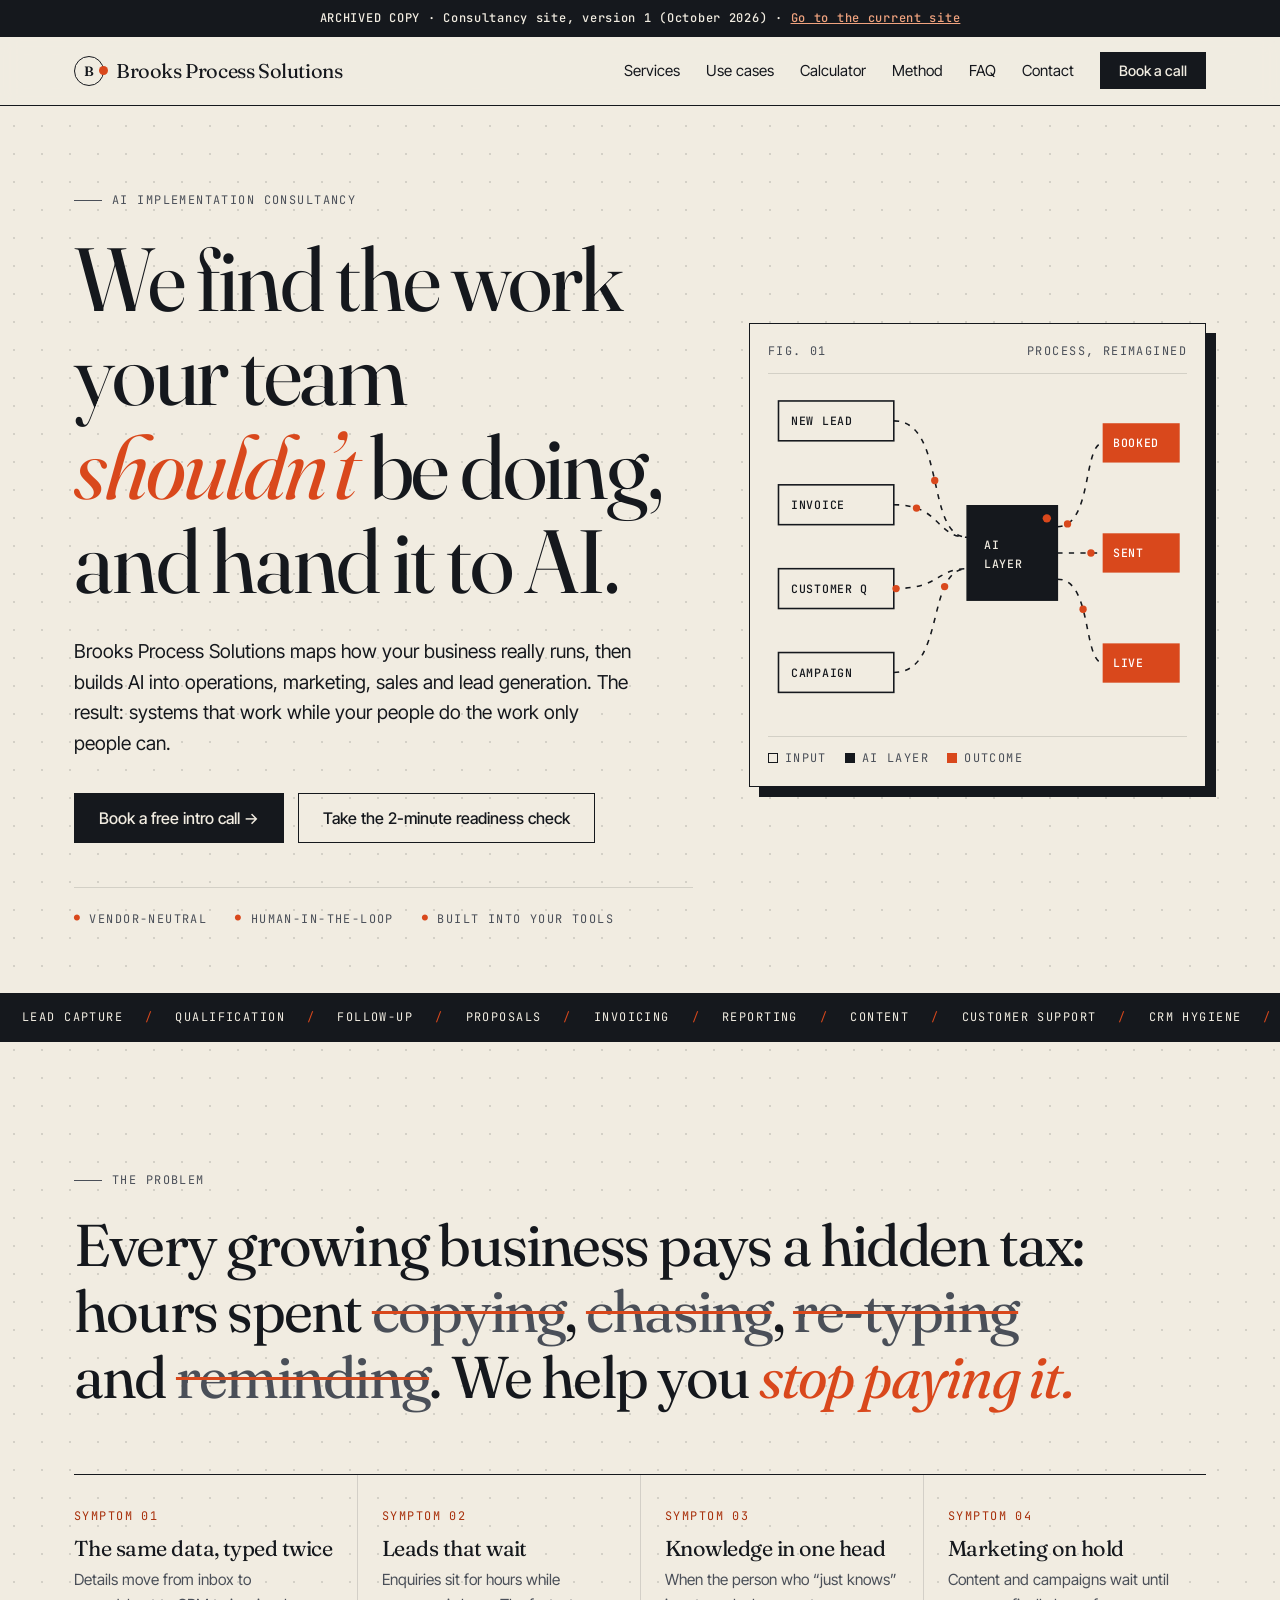
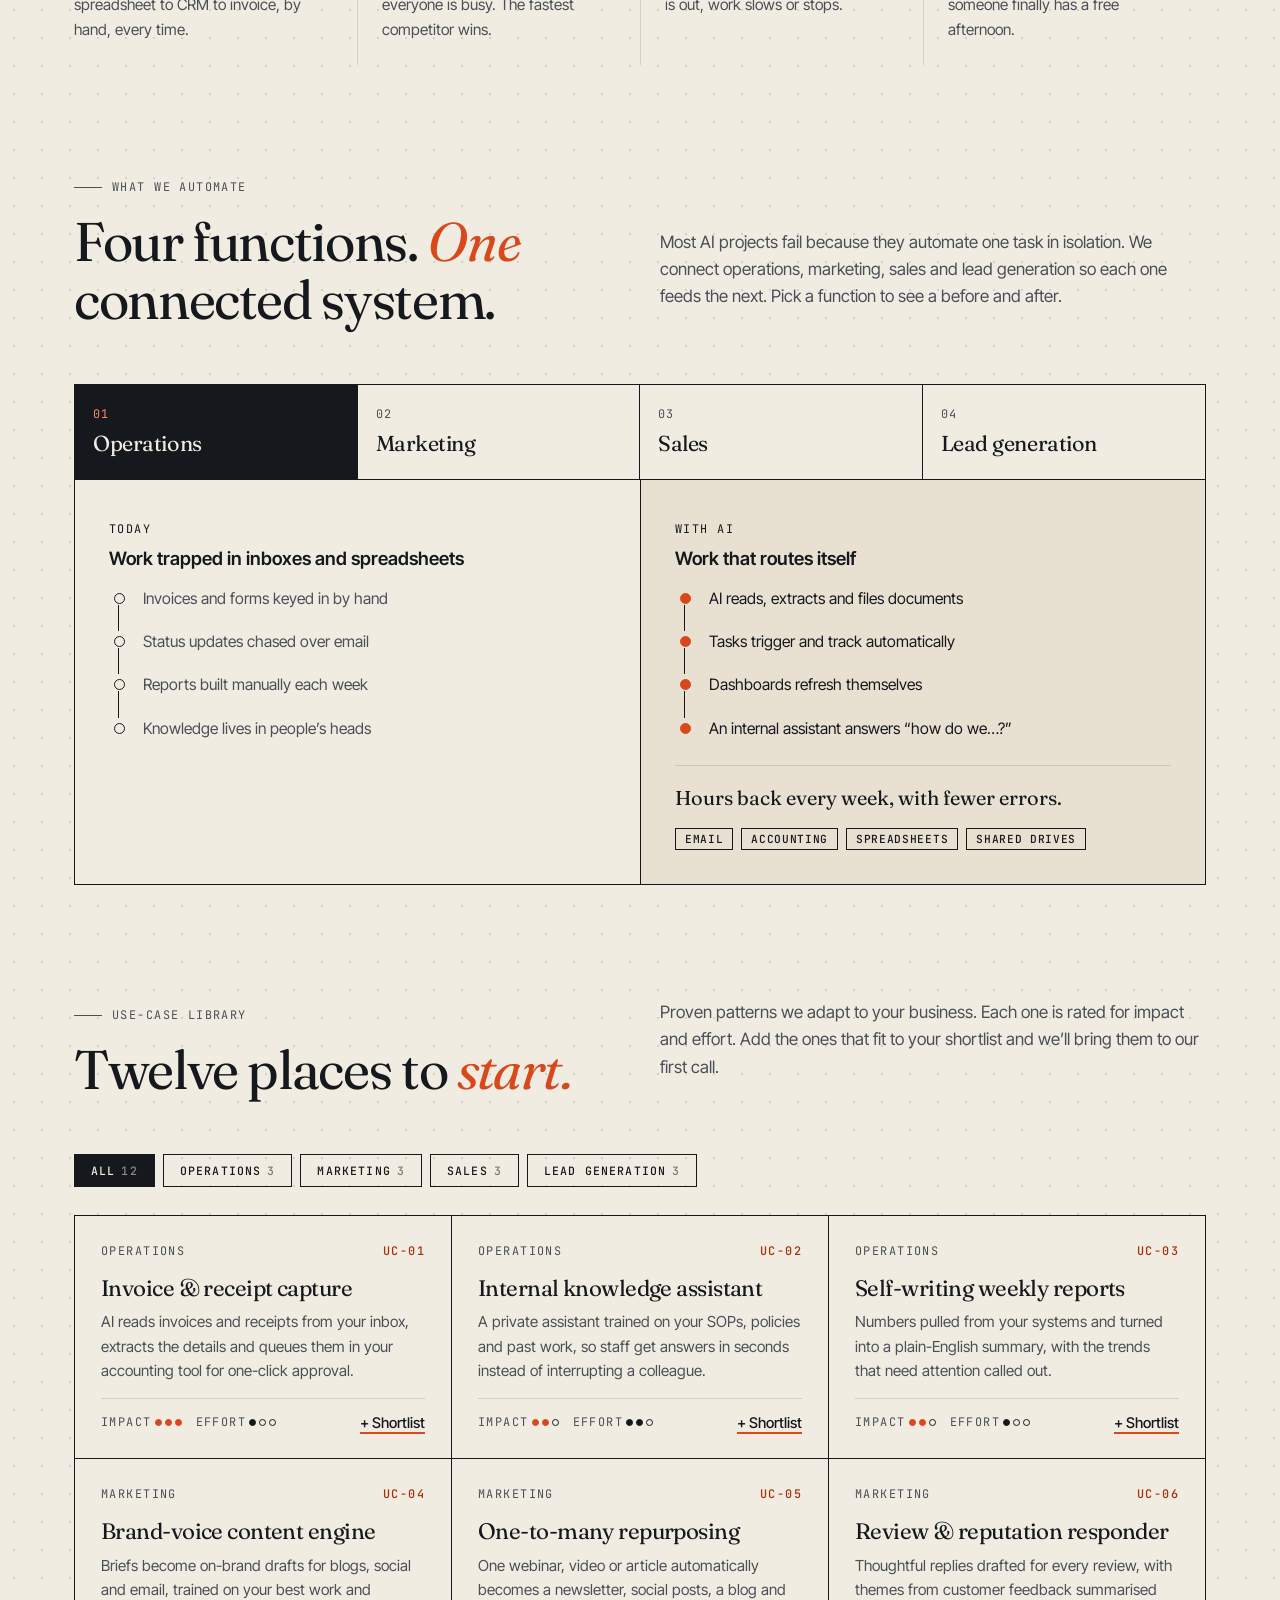
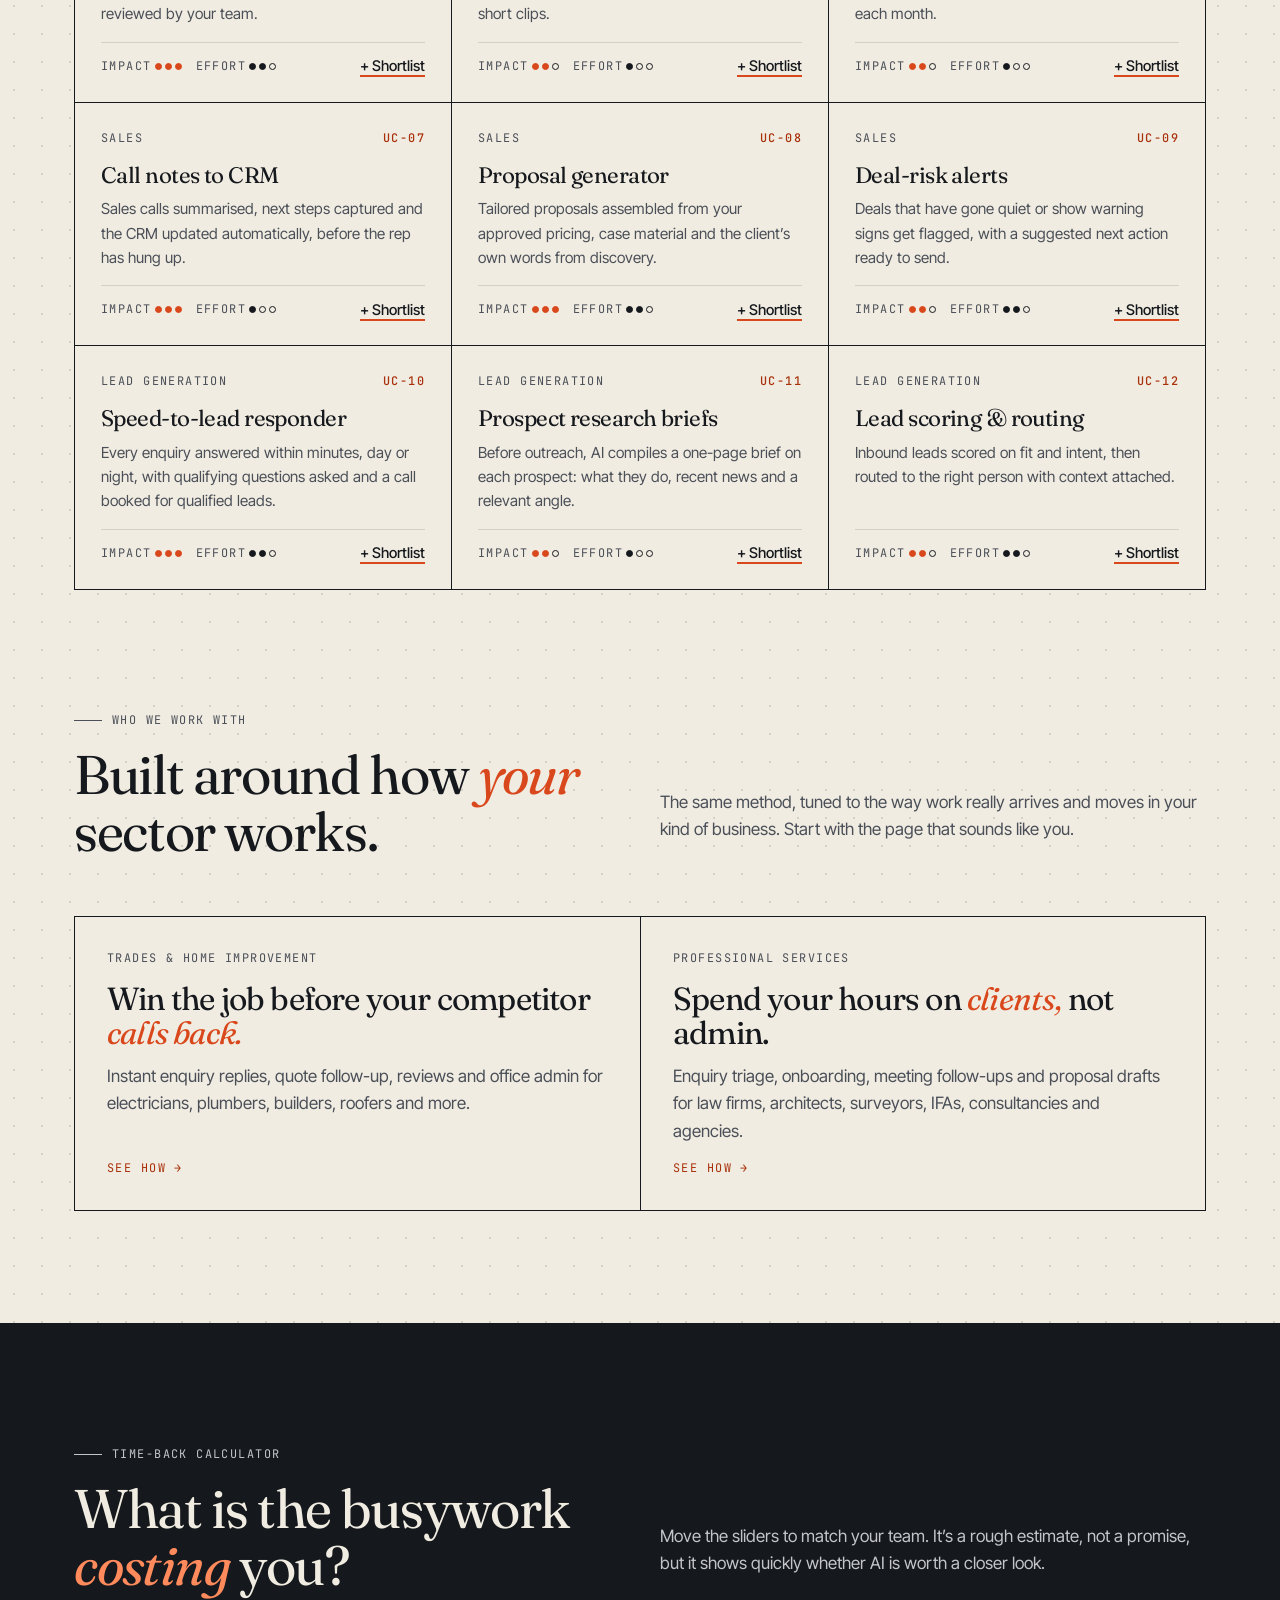
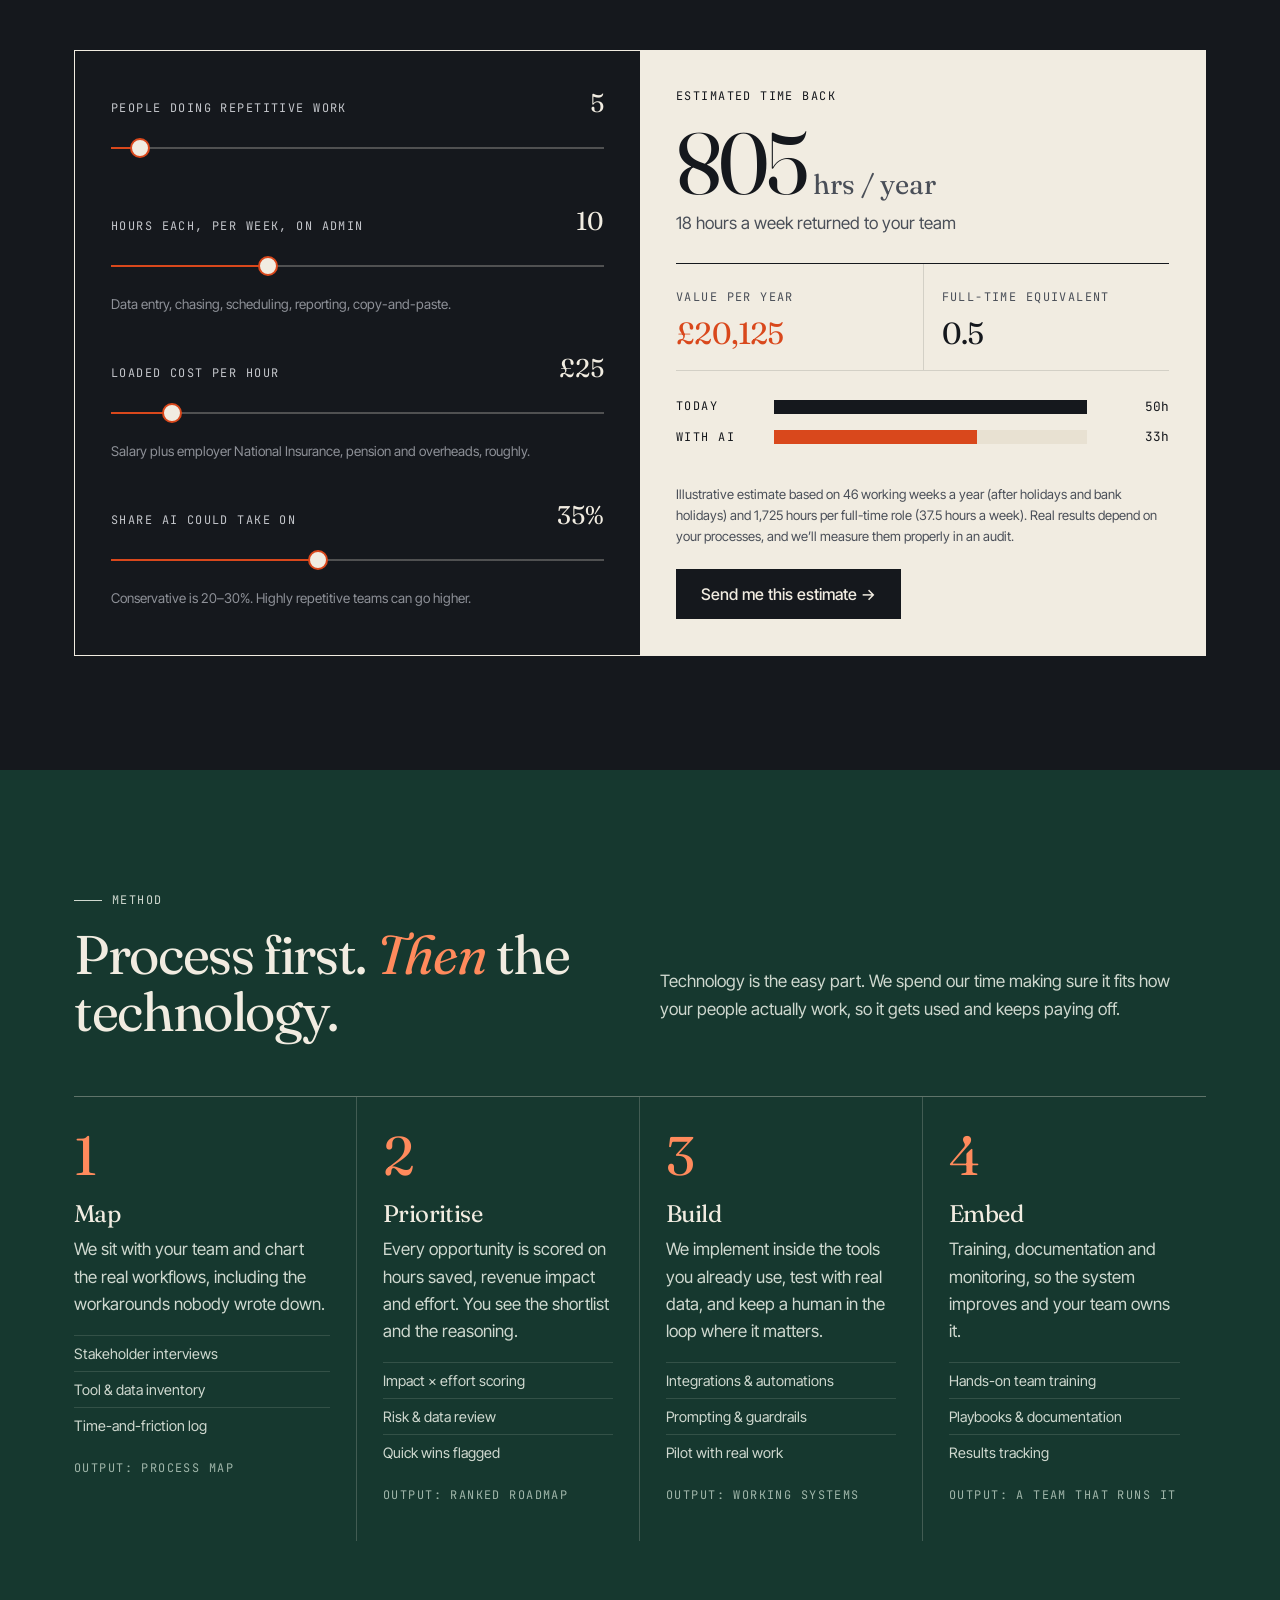
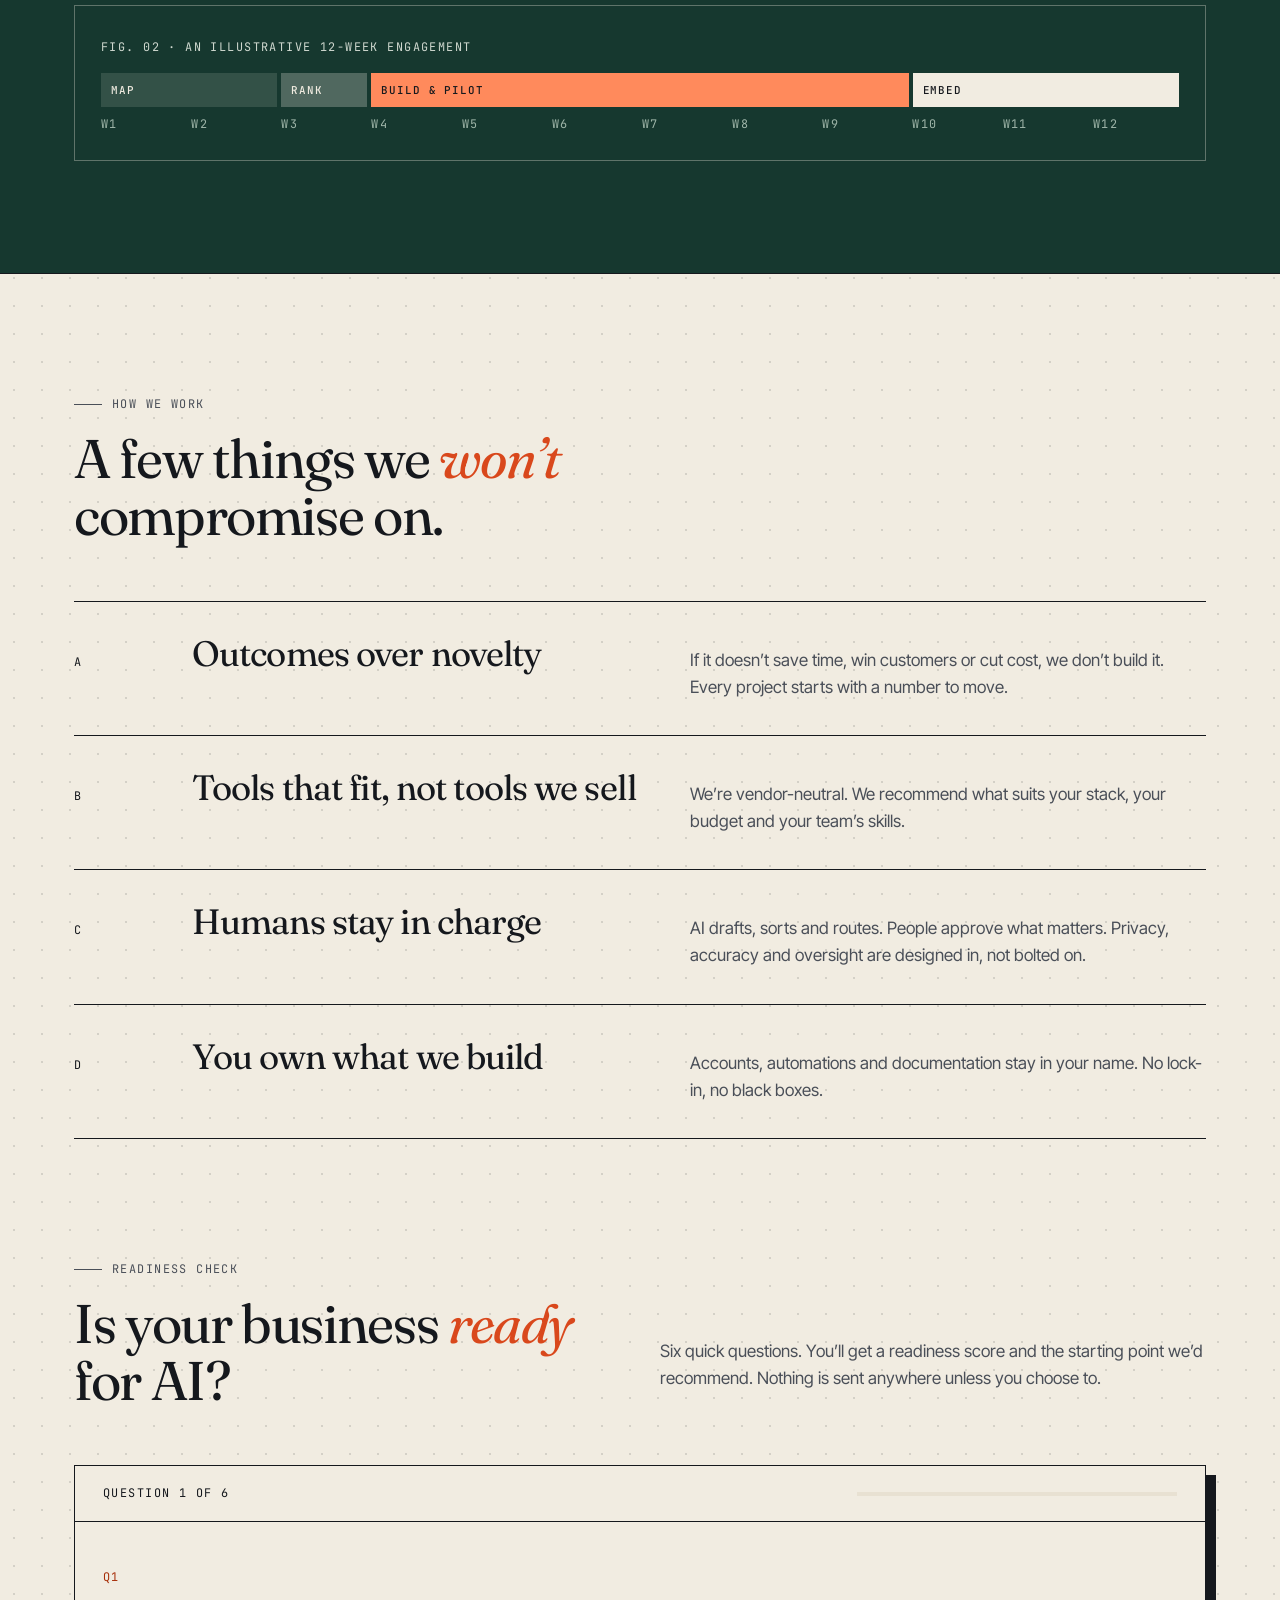
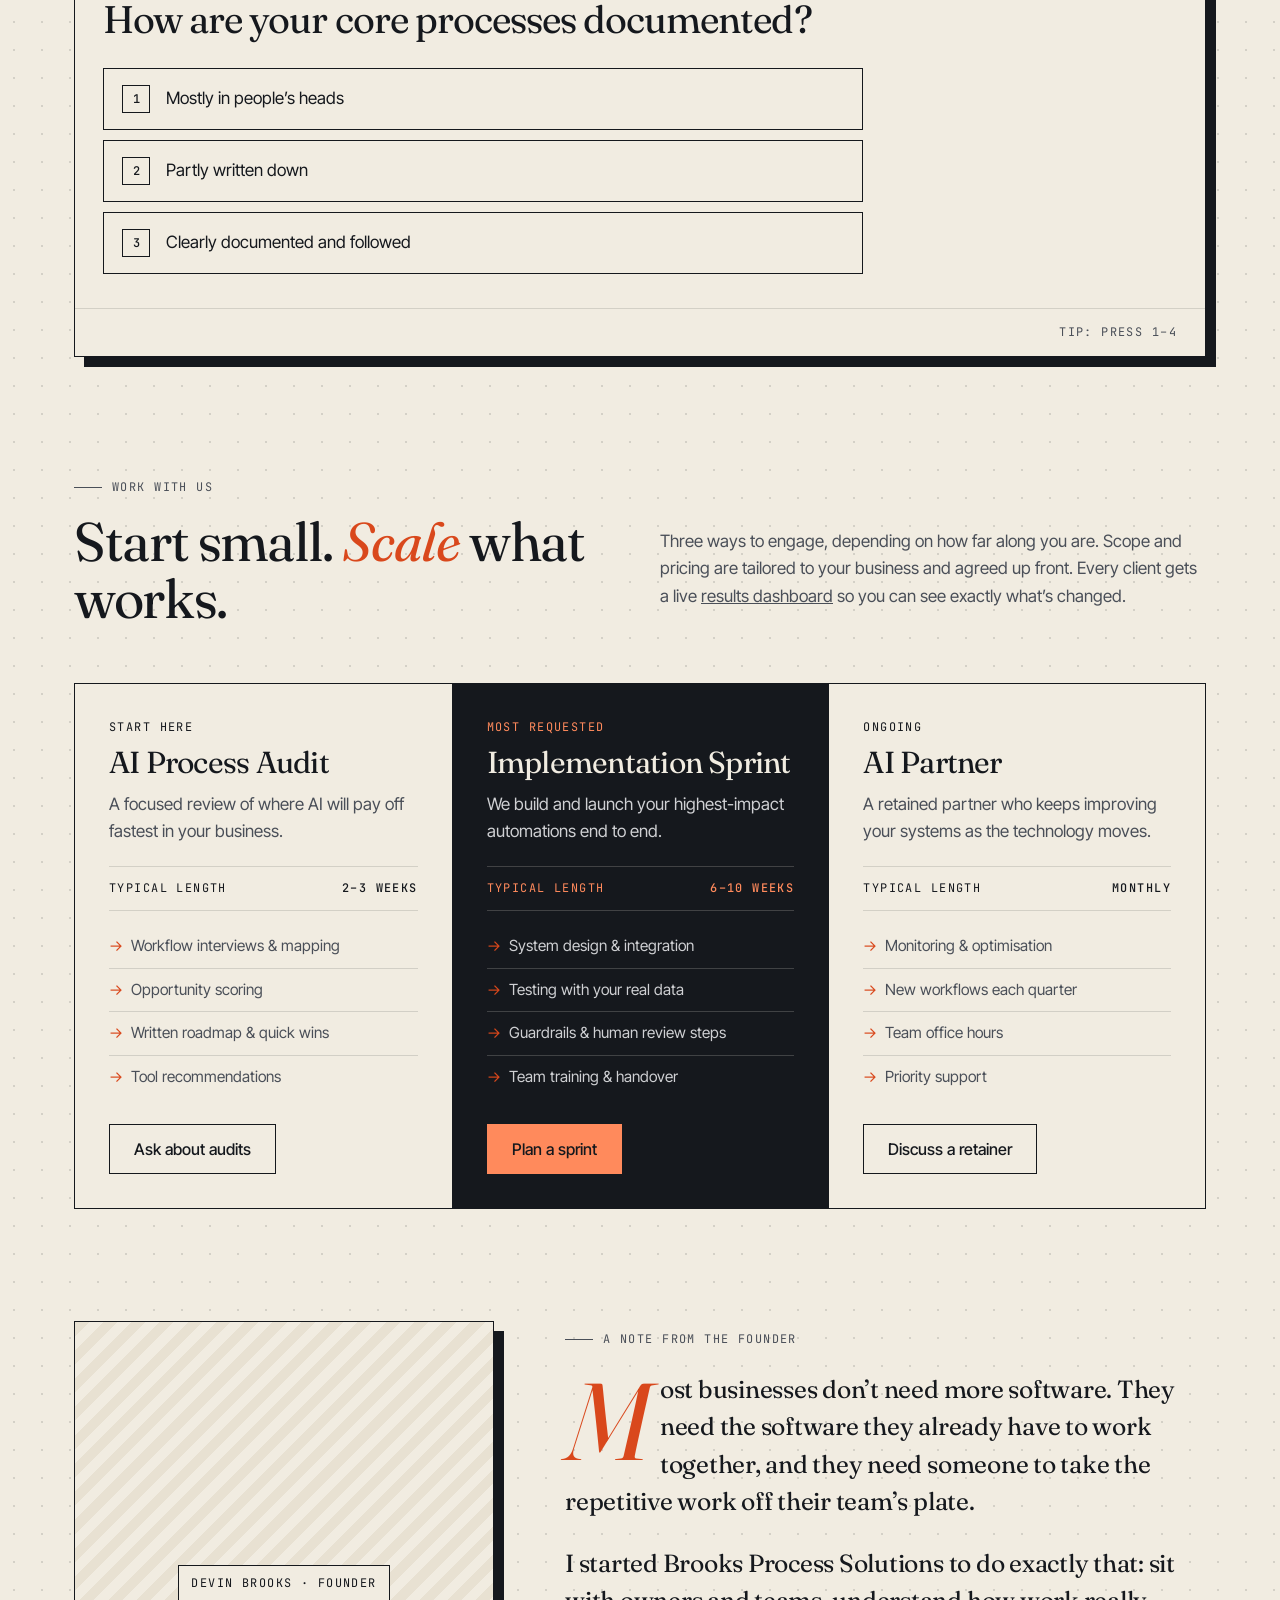
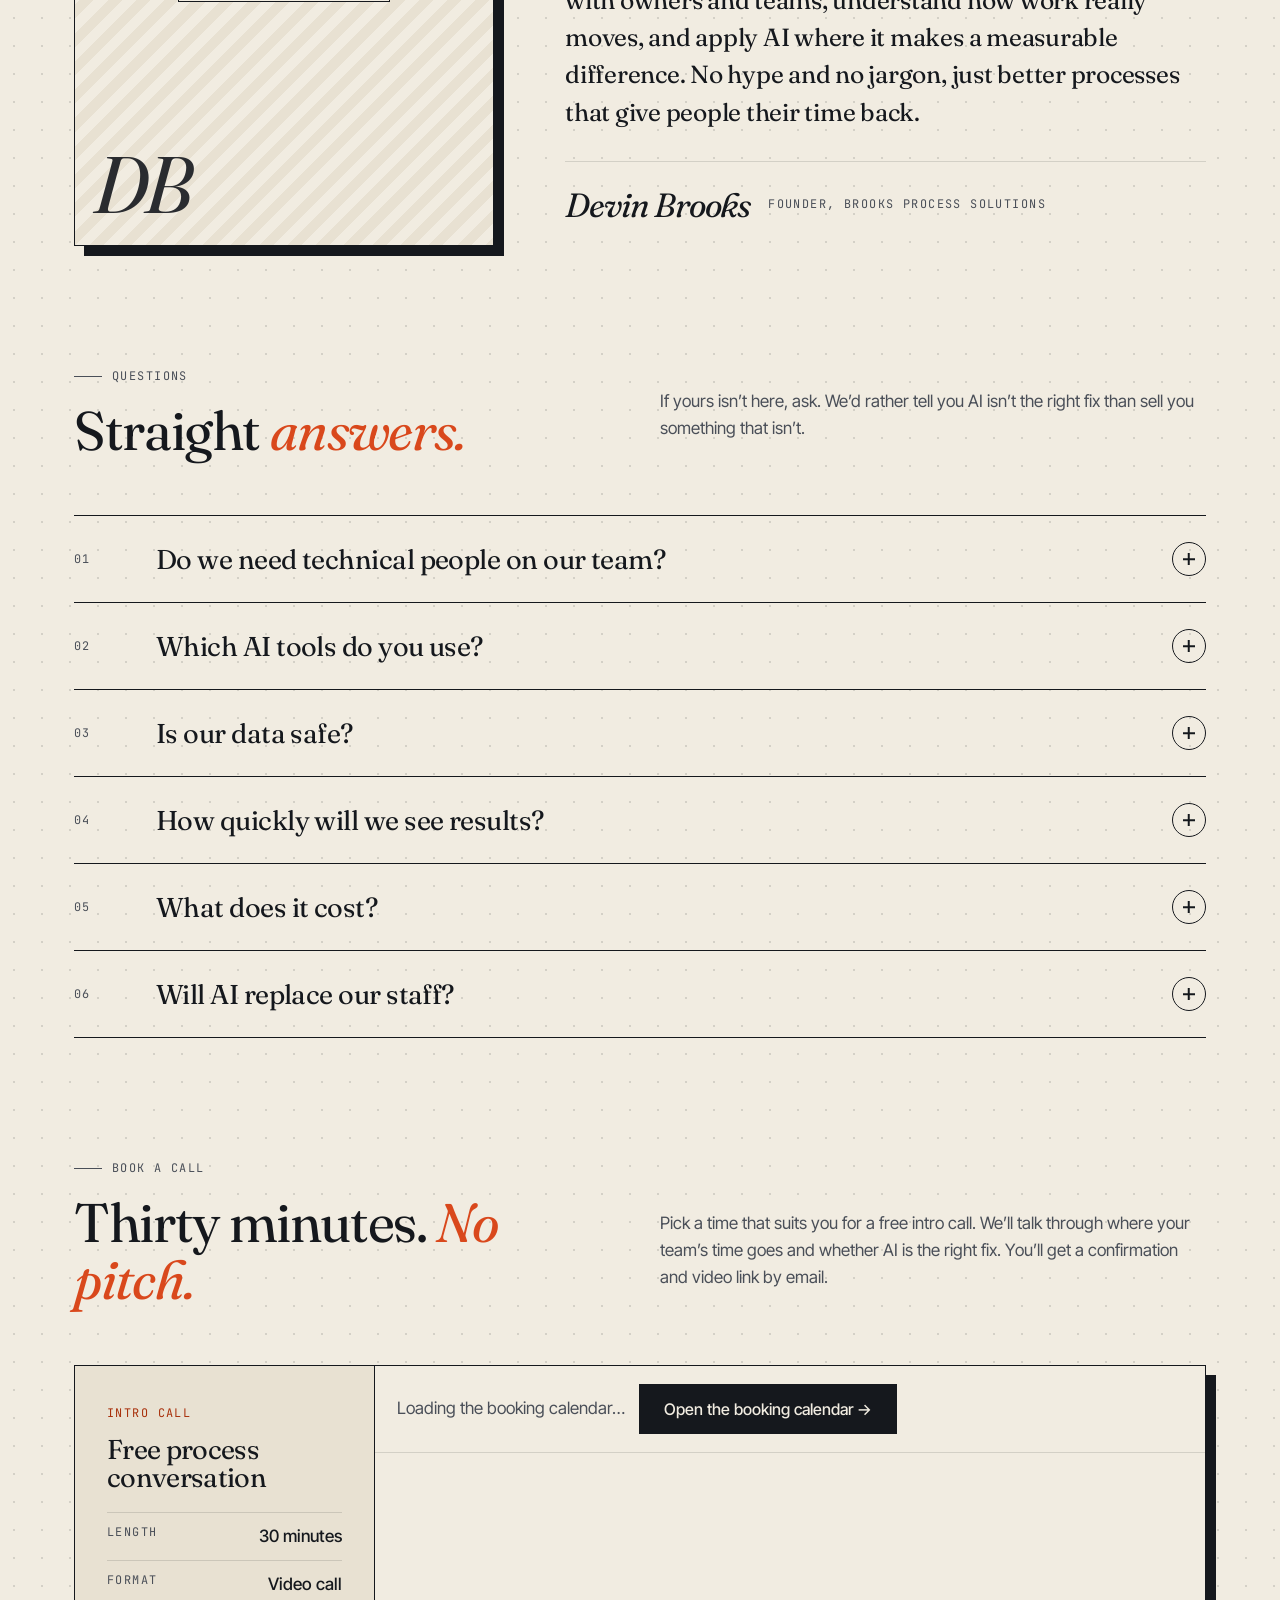
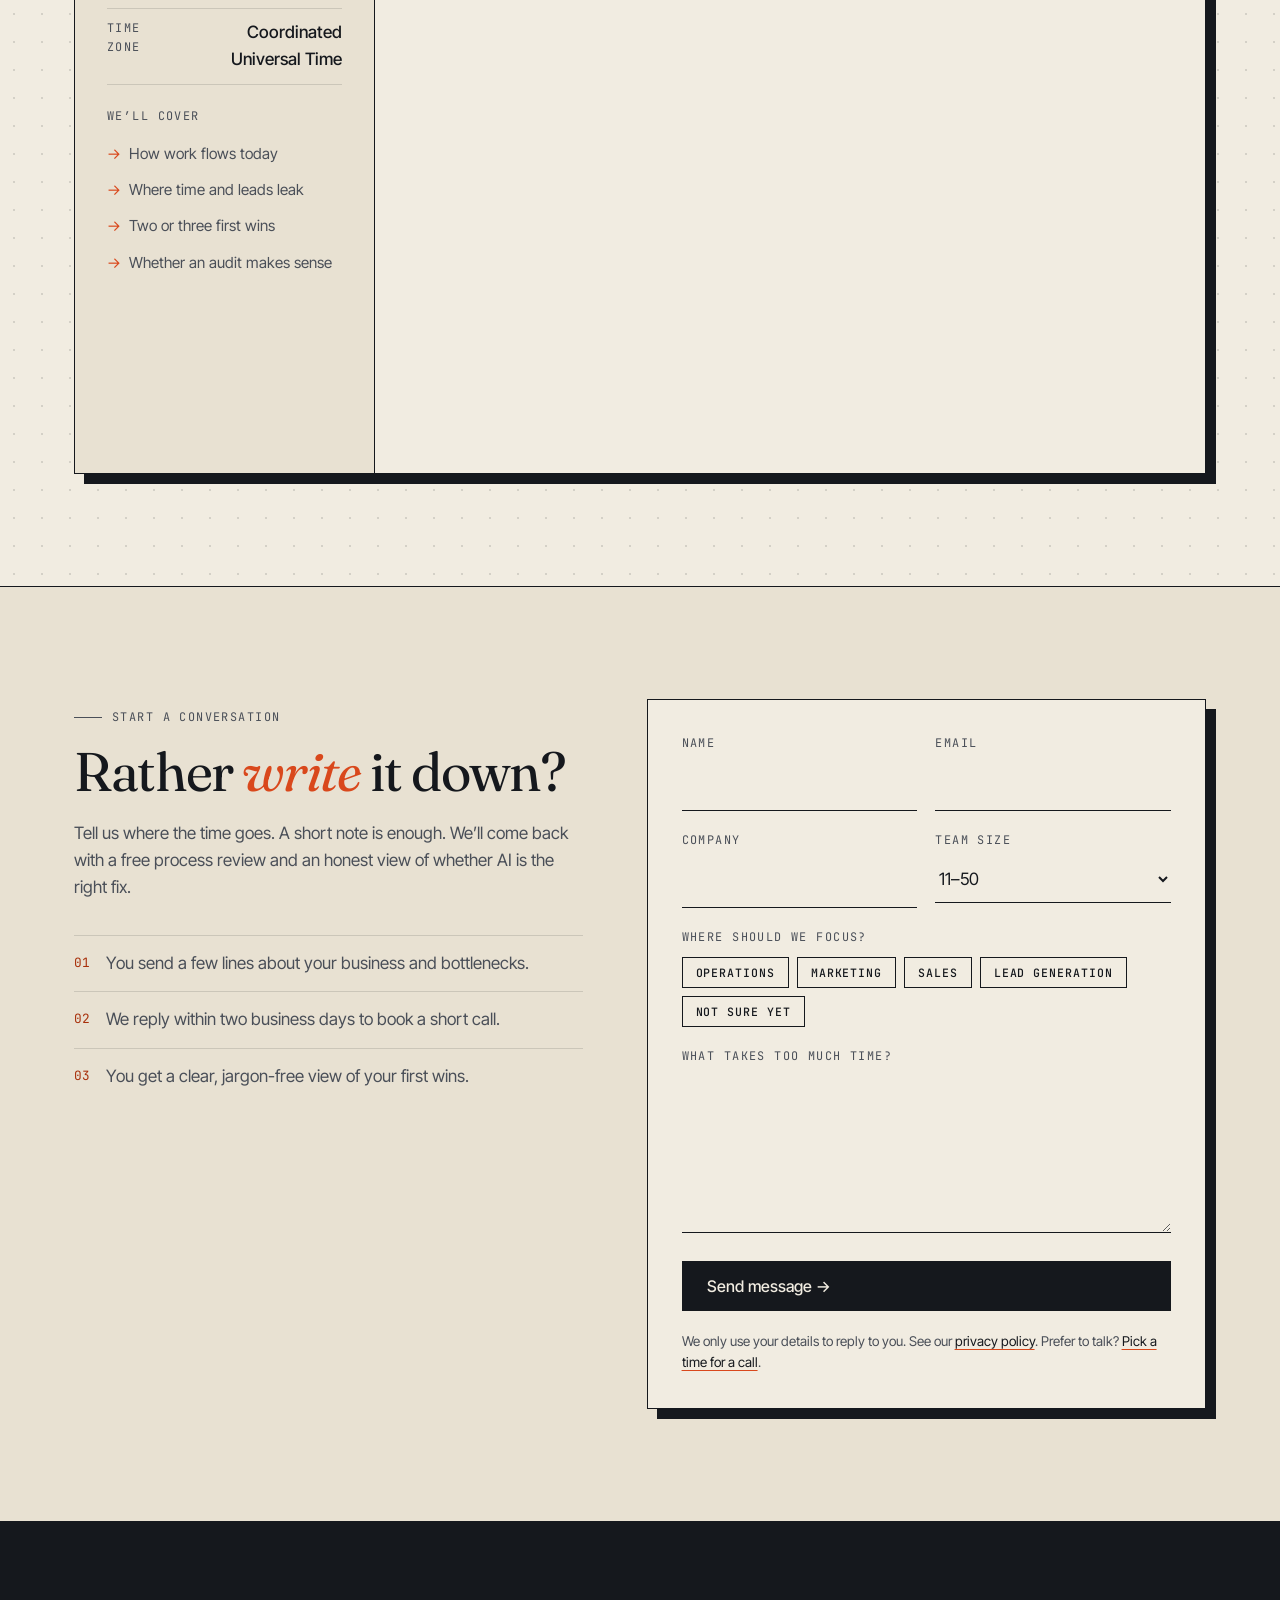
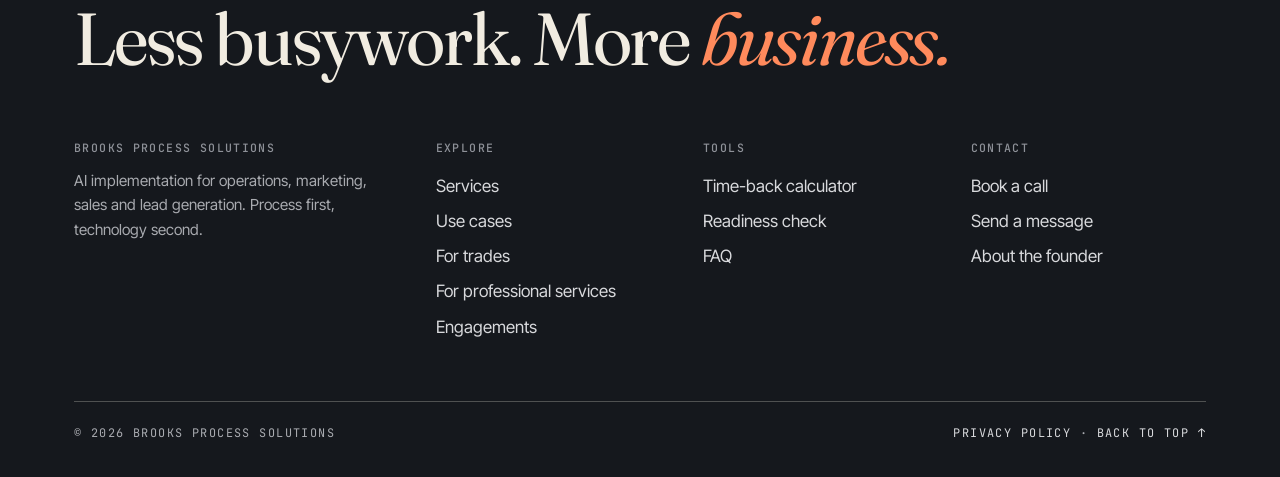
<file: archive/consultancy-v1/index.html>
<!DOCTYPE html>
<html lang="en-GB">
<head>
<meta charset="UTF-8">
<meta name="robots" content="noindex, nofollow">
<meta name="viewport" content="width=device-width, initial-scale=1.0">
<title>Brooks Process Solutions | AI Implementation Consulting</title>
<meta name="description" content="Brooks Process Solutions maps your workflows and implements AI across operations, marketing, sales and lead generation, so work that used to take people hours runs on its own.">
<meta name="theme-color" content="#f1ece1">
<meta name="color-scheme" content="only light">
<meta property="og:title" content="Brooks Process Solutions | AI Implementation Consulting">
<meta property="og:description" content="We map the process, then put AI to work in it: operations, marketing, sales and lead generation.">
<meta property="og:type" content="website">
<meta property="og:locale" content="en_GB">
<meta name="twitter:card" content="summary">
<link rel="icon" href="../../assets/favicon.svg" type="image/svg+xml">
<link rel="preconnect" href="https://fonts.googleapis.com">
<link rel="preconnect" href="https://fonts.gstatic.com" crossorigin>
<link href="https://fonts.googleapis.com/css2?family=Fraunces:ital,opsz,wght@0,9..144,400;0,9..144,600;1,9..144,400;1,9..144,600&family=Inter+Tight:wght@400;500;600&family=JetBrains+Mono:wght@400;500&display=swap" rel="stylesheet">
<link rel="stylesheet" href="../../assets/styles.css">
<script>document.documentElement.className='js'</script>
<script type="application/ld+json">
{"@context":"https://schema.org","@type":"ProfessionalService","name":"Brooks Process Solutions",
 "description":"AI implementation consulting for operations, marketing, sales and lead generation.",
 "founder":{"@type":"Person","name":"Devin Brooks"},
 "address":{"@type":"PostalAddress","addressLocality":"Guildford","addressRegion":"Surrey","addressCountry":"GB"},
 "areaServed":["Surrey","Hampshire","Berkshire","Sussex","London"],
 "knowsAbout":["AI implementation","Process automation","Marketing automation","Sales automation","Lead generation"]}
</script>
</head>
<body>
<div style="background:#15181d;color:#f1ece1;font:500 .75rem/1.4 'JetBrains Mono',monospace;letter-spacing:.06em;padding:10px 16px;text-align:center">ARCHIVED COPY · Consultancy site, version 1 (October 2026) · <a href="../../" style="color:#f0a37f">Go to the current site</a></div>
<a class="skip" href="#main">Skip to content</a>
<div class="progress" id="progress"></div>

<header id="hdr">
  <div class="wrap bar">
    <a class="logo" href="#top" aria-label="Brooks Process Solutions, home"><i>B</i>Brooks Process Solutions</a>
    <button class="menu-btn" id="menuBtn" aria-label="Open menu" aria-expanded="false" aria-controls="nav"><span></span><span></span><span></span></button>
    <nav id="nav" aria-label="Main">
      <a href="#services">Services</a>
      <a href="#use-cases">Use cases</a>
      <a href="#calculator">Calculator</a>
      <a href="#method">Method</a>
      <a href="#faq">FAQ</a>
      <a href="#contact">Contact</a>
      <a class="btn" href="#book">Book a call</a>
    </nav>
  </div>
</header>

<main id="main">
<!-- ============ HERO ============ -->
<div class="hero" id="top">
  <div class="wrap hero-grid">
    <div>
      <span class="mono tag">AI implementation consultancy</span>
      <h1>We find the work your team <em>shouldn’t</em> be doing, and hand it to AI.</h1>
      <p class="lead">Brooks Process Solutions maps how your business really runs, then builds AI into operations, marketing, sales and lead generation. The result: systems that work while your people do the work only people can.</p>
      <div class="cta">
        <a class="btn" href="#book">Book a free intro call &rarr;</a>
        <a class="btn out" href="#readiness">Take the 2-minute readiness check</a>
      </div>
      <div class="hero-meta mono"><span>Vendor-neutral</span><span>Human-in-the-loop</span><span>Built into your tools</span></div>
    </div>

    <figure class="figure" aria-label="Diagram: everyday business inputs flow through an AI layer and come out as finished outcomes">
      <figcaption class="cap mono"><span>Fig. 01</span><span>Process, reimagined</span></figcaption>
      <svg viewBox="0 0 400 330" aria-hidden="true">
        <g class="node"><rect x="10" y="20" width="110" height="38"/><text x="22" y="43">NEW LEAD</text></g>
        <g class="node"><rect x="10" y="100" width="110" height="38"/><text x="22" y="123">INVOICE</text></g>
        <g class="node"><rect x="10" y="180" width="110" height="38"/><text x="22" y="203">CUSTOMER Q</text></g>
        <g class="node"><rect x="10" y="260" width="110" height="38"/><text x="22" y="283">CAMPAIGN</text></g>
        <path id="w1" class="wire" d="M120 39 C170 39 150 150 190 150"/>
        <path id="w2" class="wire" d="M120 119 C165 119 160 150 190 150"/>
        <path id="w3" class="wire" d="M120 199 C165 199 160 180 190 180"/>
        <path id="w4" class="wire" d="M120 279 C170 279 150 180 190 180"/>
        <g class="node ai"><rect x="190" y="120" width="86" height="90"/><text x="206" y="161">AI</text><text x="206" y="179">LAYER</text></g>
        <circle class="pulse" cx="266" cy="132" r="4"/>
        <path id="w5" class="wire" d="M276 140 C310 140 300 60 320 60"/>
        <path id="w6" class="wire" d="M276 165 L320 165"/>
        <path id="w7" class="wire" d="M276 190 C310 190 300 270 320 270"/>
        <g class="node out"><rect x="320" y="42" width="72" height="36"/><text x="329" y="64">BOOKED</text></g>
        <g class="node out"><rect x="320" y="147" width="72" height="36"/><text x="329" y="169">SENT</text></g>
        <g class="node out"><rect x="320" y="252" width="72" height="36"/><text x="329" y="274">LIVE</text></g>
        <g class="packets">
          <circle class="packet" r="3.5"><animateMotion dur="2.4s" repeatCount="indefinite" begin="0s"><mpath href="#w1"/></animateMotion></circle>
          <circle class="packet" r="3.5"><animateMotion dur="2.4s" repeatCount="indefinite" begin=".6s"><mpath href="#w2"/></animateMotion></circle>
          <circle class="packet" r="3.5"><animateMotion dur="2.4s" repeatCount="indefinite" begin="1.2s"><mpath href="#w3"/></animateMotion></circle>
          <circle class="packet" r="3.5"><animateMotion dur="2.4s" repeatCount="indefinite" begin="1.8s"><mpath href="#w4"/></animateMotion></circle>
          <circle class="packet" r="3.5"><animateMotion dur="1.6s" repeatCount="indefinite" begin=".3s"><mpath href="#w5"/></animateMotion></circle>
          <circle class="packet" r="3.5"><animateMotion dur="1.6s" repeatCount="indefinite" begin=".9s"><mpath href="#w6"/></animateMotion></circle>
          <circle class="packet" r="3.5"><animateMotion dur="1.6s" repeatCount="indefinite" begin="1.4s"><mpath href="#w7"/></animateMotion></circle>
        </g>
      </svg>
      <div class="legend mono"><span><i></i>Input</span><span><i class="k"></i>AI layer</span><span><i class="a"></i>Outcome</span></div>
    </figure>
  </div>
</div>

<div class="ticker mono" aria-hidden="true">
  <div>
    <span>Lead capture</span><b>/</b><span>Qualification</span><b>/</b><span>Follow-up</span><b>/</b><span>Proposals</span><b>/</b><span>Invoicing</span><b>/</b><span>Reporting</span><b>/</b><span>Content</span><b>/</b><span>Customer support</span><b>/</b><span>CRM hygiene</span><b>/</b><span>Scheduling</span><b>/</b>
    <span>Lead capture</span><b>/</b><span>Qualification</span><b>/</b><span>Follow-up</span><b>/</b><span>Proposals</span><b>/</b><span>Invoicing</span><b>/</b><span>Reporting</span><b>/</b><span>Content</span><b>/</b><span>Customer support</span><b>/</b><span>CRM hygiene</span><b>/</b><span>Scheduling</span><b>/</b>
  </div>
</div>

<!-- ============ HIDDEN TAX ============ -->
<section class="tax" aria-labelledby="tax-h">
  <div class="wrap">
    <span class="mono tag">The problem</span>
    <h2 id="tax-h" class="statement rv">Every growing business pays a hidden tax: hours spent <s>copying</s>, <s>chasing</s>, <s>re-typing</s> and <s>reminding</s>. We help you <em>stop paying it.</em></h2>
    <div class="symptoms">
      <div class="symptom rv"><span class="mono">Symptom 01</span><h3>The same data, typed twice</h3><p>Details move from inbox to spreadsheet to CRM to invoice, by hand, every time.</p></div>
      <div class="symptom rv"><span class="mono">Symptom 02</span><h3>Leads that wait</h3><p>Enquiries sit for hours while everyone is busy. The fastest competitor wins.</p></div>
      <div class="symptom rv"><span class="mono">Symptom 03</span><h3>Knowledge in one head</h3><p>When the person who “just knows” is out, work slows or stops.</p></div>
      <div class="symptom rv"><span class="mono">Symptom 04</span><h3>Marketing on hold</h3><p>Content and campaigns wait until someone finally has a free afternoon.</p></div>
    </div>
  </div>
</section>

<!-- ============ SERVICES ============ -->
<section id="services" class="tight-top">
  <div class="wrap">
    <div class="sec-head">
      <div class="rv"><span class="mono tag">What we automate</span><h2>Four functions. <em>One</em> connected system.</h2></div>
      <p class="rv">Most AI projects fail because they automate one task in isolation. We connect operations, marketing, sales and lead generation so each one feeds the next. Pick a function to see a before and after.</p>
    </div>

    <div class="explorer rv">
      <div class="tabs" role="tablist" aria-label="Business functions">
        <button class="tab" role="tab" aria-selected="true" aria-controls="panel" id="t0" data-i="0"><span class="mono">01</span><strong>Operations</strong></button>
        <button class="tab" role="tab" aria-selected="false" aria-controls="panel" id="t1" data-i="1" tabindex="-1"><span class="mono">02</span><strong>Marketing</strong></button>
        <button class="tab" role="tab" aria-selected="false" aria-controls="panel" id="t2" data-i="2" tabindex="-1"><span class="mono">03</span><strong>Sales</strong></button>
        <button class="tab" role="tab" aria-selected="false" aria-controls="panel" id="t3" data-i="3" tabindex="-1"><span class="mono">04</span><strong>Lead generation</strong></button>
      </div>
      <div class="panel" id="panel" role="tabpanel" aria-labelledby="t0">
        <div class="col before"><span class="mono">Today</span><h3 id="bt"></h3><ol class="flow" id="bl"></ol></div>
        <div class="col after"><span class="mono">With AI</span><h3 id="at"></h3><ol class="flow" id="al"></ol>
          <div class="outcome" id="oc"></div>
          <div class="tools" id="tl" aria-label="Typical tools"></div>
        </div>
      </div>
    </div>
  </div>
</section>

<!-- ============ USE CASES ============ -->
<section id="use-cases" class="tight-top">
  <div class="wrap">
    <div class="sec-head">
      <div class="rv"><span class="mono tag">Use-case library</span><h2>Twelve places to <em>start.</em></h2></div>
      <p class="rv">Proven patterns we adapt to your business. Each one is rated for impact and effort. Add the ones that fit to your shortlist and we’ll bring them to our first call.</p>
    </div>
    <div class="filters" role="group" aria-label="Filter use cases" id="filters"></div>
    <div class="cases" id="cases"></div>
  </div>
</section>

<!-- ============ SECTORS ============ -->
<section id="sectors" class="tight-top">
  <div class="wrap">
    <div class="sec-head">
      <div class="rv"><span class="mono tag">Who we work with</span><h2>Built around how <em>your</em> sector works.</h2></div>
      <p class="rv">The same method, tuned to the way work really arrives and moves in your kind of business. Start with the page that sounds like you.</p>
    </div>
    <div class="sectors rv">
      <a class="sector-card" href="trades.html"><span class="mono">Trades &amp; home improvement</span><h3>Win the job before your competitor <em>calls back.</em></h3><p>Instant enquiry replies, quote follow-up, reviews and office admin for electricians, plumbers, builders, roofers and more.</p><span class="go mono">See how &rarr;</span></a>
      <a class="sector-card" href="professional-services.html"><span class="mono">Professional services</span><h3>Spend your hours on <em>clients,</em> not admin.</h3><p>Enquiry triage, onboarding, meeting follow-ups and proposal drafts for law firms, architects, surveyors, IFAs, consultancies and agencies.</p><span class="go mono">See how &rarr;</span></a>
    </div>
  </div>
</section>

<!-- ============ CALCULATOR ============ -->
<section id="calculator" class="dark">
  <div class="wrap">
    <div class="sec-head">
      <div class="rv"><span class="mono tag">Time-back calculator</span><h2>What is the busywork <em>costing</em> you?</h2></div>
      <p class="rv">Move the sliders to match your team. It’s a rough estimate, not a promise, but it shows quickly whether AI is worth a closer look.</p>
    </div>
    <div class="calc rv">
      <div class="inputs">
        <div class="field">
          <label for="c-people"><span class="mono">People doing repetitive work</span><output id="o-people">5</output></label>
          <input type="range" id="c-people" min="1" max="100" value="5">
        </div>
        <div class="field">
          <label for="c-hours"><span class="mono">Hours each, per week, on admin</span><output id="o-hours">10</output></label>
          <input type="range" id="c-hours" min="1" max="30" value="10">
          <small>Data entry, chasing, scheduling, reporting, copy-and-paste.</small>
        </div>
        <div class="field">
          <label for="c-rate"><span class="mono">Loaded cost per hour</span><output id="o-rate">£25</output></label>
          <input type="range" id="c-rate" min="10" max="150" step="5" value="25">
          <small>Salary plus employer National Insurance, pension and overheads, roughly.</small>
        </div>
        <div class="field">
          <label for="c-pct"><span class="mono">Share AI could take on</span><output id="o-pct">35%</output></label>
          <input type="range" id="c-pct" min="10" max="70" step="5" value="35">
          <small>Conservative is 20–30%. Highly repetitive teams can go higher.</small>
        </div>
      </div>
      <div class="results" aria-live="polite">
        <span class="mono">Estimated time back</span>
        <div class="big" id="r-year">0<small>hrs / year</small></div>
        <div class="sub" id="r-week">0 hours a week returned to your team</div>
        <div class="kpis">
          <div class="kpi"><span class="mono">Value per year</span><b class="acc" id="r-value">£0</b></div>
          <div class="kpi"><span class="mono">Full-time equivalent</span><b id="r-fte">0</b></div>
        </div>
        <div class="bars" aria-hidden="true">
          <div class="barrow"><span class="mono">Today</span><div class="track"><div class="fill" id="b-now"></div></div><span id="b-now-l">0h</span></div>
          <div class="barrow ai"><span class="mono">With AI</span><div class="track"><div class="fill" id="b-ai"></div></div><span id="b-ai-l">0h</span></div>
        </div>
        <p class="disclaimer">Illustrative estimate based on 46 working weeks a year (after holidays and bank holidays) and 1,725 hours per full-time role (37.5 hours a week). Real results depend on your processes, and we’ll measure them properly in an audit.</p>
        <button class="btn" type="button" id="calcSend" style="margin-top:22px">Send me this estimate &rarr;</button>
      </div>
    </div>
  </div>
</section>

<!-- ============ METHOD ============ -->
<section id="method" class="green">
  <div class="wrap">
    <div class="sec-head">
      <div class="rv"><span class="mono tag">Method</span><h2>Process first. <em>Then</em> the technology.</h2></div>
      <p class="rv">Technology is the easy part. We spend our time making sure it fits how your people actually work, so it gets used and keeps paying off.</p>
    </div>
    <div class="stages">
      <div class="stage rv"><span class="n">1</span><h3>Map</h3><p>We sit with your team and chart the real workflows, including the workarounds nobody wrote down.</p>
        <ul><li>Stakeholder interviews</li><li>Tool &amp; data inventory</li><li>Time-and-friction log</li></ul><span class="mono wk">Output: process map</span></div>
      <div class="stage rv"><span class="n">2</span><h3>Prioritise</h3><p>Every opportunity is scored on hours saved, revenue impact and effort. You see the shortlist and the reasoning.</p>
        <ul><li>Impact × effort scoring</li><li>Risk &amp; data review</li><li>Quick wins flagged</li></ul><span class="mono wk">Output: ranked roadmap</span></div>
      <div class="stage rv"><span class="n">3</span><h3>Build</h3><p>We implement inside the tools you already use, test with real data, and keep a human in the loop where it matters.</p>
        <ul><li>Integrations &amp; automations</li><li>Prompting &amp; guardrails</li><li>Pilot with real work</li></ul><span class="mono wk">Output: working systems</span></div>
      <div class="stage rv"><span class="n">4</span><h3>Embed</h3><p>Training, documentation and monitoring, so the system improves and your team owns it.</p>
        <ul><li>Hands-on team training</li><li>Playbooks &amp; documentation</li><li>Results tracking</li></ul><span class="mono wk">Output: a team that runs it</span></div>
    </div>
    <div class="timeline rv" aria-label="Illustrative 12-week engagement timeline">
      <span class="mono" style="color:#cfd8cf">Fig. 02 · An illustrative 12-week engagement</span>
      <div class="row">
        <div class="seg s1">Map</div><div class="seg s2">Rank</div><div class="seg s3">Build &amp; pilot</div><div class="seg s4">Embed</div>
      </div>
      <div class="scale mono"><span>W1</span><span>W2</span><span>W3</span><span>W4</span><span>W5</span><span>W6</span><span>W7</span><span>W8</span><span>W9</span><span>W10</span><span>W11</span><span>W12</span></div>
    </div>
  </div>
</section>

<!-- ============ PRINCIPLES ============ -->
<section>
  <div class="wrap">
    <div class="sec-head">
      <div class="rv"><span class="mono tag">How we work</span><h2>A few things we <em>won’t</em> compromise on.</h2></div>
    </div>
    <div class="principles">
      <div class="pr rv"><span class="mono">A</span><h3>Outcomes over novelty</h3><p>If it doesn’t save time, win customers or cut cost, we don’t build it. Every project starts with a number to move.</p></div>
      <div class="pr rv"><span class="mono">B</span><h3>Tools that fit, not tools we sell</h3><p>We’re vendor-neutral. We recommend what suits your stack, your budget and your team’s skills.</p></div>
      <div class="pr rv"><span class="mono">C</span><h3>Humans stay in charge</h3><p>AI drafts, sorts and routes. People approve what matters. Privacy, accuracy and oversight are designed in, not bolted on.</p></div>
      <div class="pr rv"><span class="mono">D</span><h3>You own what we build</h3><p>Accounts, automations and documentation stay in your name. No lock-in, no black boxes.</p></div>
    </div>
  </div>
</section>

<!-- ============ READINESS CHECK ============ -->
<section id="readiness" class="tight-top">
  <div class="wrap">
    <div class="sec-head">
      <div class="rv"><span class="mono tag">Readiness check</span><h2>Is your business <em>ready</em> for AI?</h2></div>
      <p class="rv">Six quick questions. You’ll get a readiness score and the starting point we’d recommend. Nothing is sent anywhere unless you choose to.</p>
    </div>
    <div class="quiz rv" id="quiz">
      <div class="quiz-head"><span class="mono" id="q-count">Question 1 of 6</span><div class="qbar" aria-hidden="true"><i id="q-bar"></i></div></div>
      <div class="quiz-body" id="q-body" aria-live="polite"></div>
      <div class="quiz-foot"><button class="link" type="button" id="q-back" hidden>&larr; Back</button><span class="mono" style="color:var(--ink2);margin-left:auto">Tip: press 1–4</span></div>
    </div>
  </div>
</section>

<!-- ============ ENGAGEMENTS ============ -->
<section id="work-with-us" class="tight-top">
  <div class="wrap">
    <div class="sec-head">
      <div class="rv"><span class="mono tag">Work with us</span><h2>Start small. <em>Scale</em> what works.</h2></div>
      <p class="rv">Three ways to engage, depending on how far along you are. Scope and pricing are tailored to your business and agreed up front. Every client gets a live <a href="../../results.html">results dashboard</a> so you can see exactly what’s changed.</p>
    </div>
    <div class="eng rv">
      <div class="plan"><span class="mono">Start here</span><h3>AI Process Audit</h3><p>A focused review of where AI will pay off fastest in your business.</p>
        <div class="dur mono"><span>Typical length</span><b>2–3 weeks</b></div>
        <ul><li>Workflow interviews &amp; mapping</li><li>Opportunity scoring</li><li>Written roadmap &amp; quick wins</li><li>Tool recommendations</li></ul>
        <a class="btn out" href="#contact" data-plan="AI Process Audit">Ask about audits</a></div>
      <div class="plan hot"><span class="mono">Most requested</span><h3>Implementation Sprint</h3><p>We build and launch your highest-impact automations end to end.</p>
        <div class="dur mono"><span>Typical length</span><b>6–10 weeks</b></div>
        <ul><li>System design &amp; integration</li><li>Testing with your real data</li><li>Guardrails &amp; human review steps</li><li>Team training &amp; handover</li></ul>
        <a class="btn" href="#contact" data-plan="Implementation Sprint">Plan a sprint</a></div>
      <div class="plan"><span class="mono">Ongoing</span><h3>AI Partner</h3><p>A retained partner who keeps improving your systems as the technology moves.</p>
        <div class="dur mono"><span>Typical length</span><b>Monthly</b></div>
        <ul><li>Monitoring &amp; optimisation</li><li>New workflows each quarter</li><li>Team office hours</li><li>Priority support</li></ul>
        <a class="btn out" href="#contact" data-plan="AI Partner">Discuss a retainer</a></div>
    </div>
  </div>
</section>

<!-- ============ FOUNDER ============ -->
<section id="about" class="tight-top">
  <div class="wrap founder">
    <div class="portrait rv" role="img" aria-label="Devin Brooks monogram"><span class="mono">Devin Brooks · Founder</span></div>
    <div class="rv">
      <span class="mono tag">A note from the founder</span>
      <div class="letter" style="margin-top:22px">
        <p>Most businesses don’t need more software. They need the software they already have to work together, and they need someone to take the repetitive work off their team’s plate.</p>
        <p>I started Brooks Process Solutions to do exactly that: sit with owners and teams, understand how work really moves, and apply AI where it makes a measurable difference. No hype and no jargon, just better processes that give people their time back.</p>
      </div>
      <div class="sign"><span class="sig">Devin Brooks</span><span class="mono">Founder, Brooks Process Solutions</span></div>
    </div>
  </div>
</section>

<!-- ============ FAQ ============ -->
<section id="faq" class="tight-top">
  <div class="wrap">
    <div class="sec-head">
      <div class="rv"><span class="mono tag">Questions</span><h2>Straight <em>answers.</em></h2></div>
      <p class="rv">If yours isn’t here, ask. We’d rather tell you AI isn’t the right fix than sell you something that isn’t.</p>
    </div>
    <div class="faq rv">
      <details><summary><span class="mono">01</span>Do we need technical people on our team?<span class="pm"></span></summary><div class="ans"><p>No. We handle the design, build and integration. Your team learns to use and adjust the systems in plain English, and we leave behind documentation written for non-technical people.</p></div></details>
      <details><summary><span class="mono">02</span>Which AI tools do you use?<span class="pm"></span></summary><div class="ans"><p>Whatever fits. We’re vendor-neutral and work with leading AI models and automation platforms, connected to the tools you already rely on: email, CRM, accounting, calendars and messaging. We recommend based on your stack, budget and data, not on commissions.</p></div></details>
      <details><summary><span class="mono">03</span>Is our data safe?<span class="pm"></span></summary><div class="ans"><p>Data handling is part of every design from day one. We review what data each workflow touches, prefer business-grade services with clear privacy terms, limit access to what’s needed, and keep a human approval step on anything sensitive or customer-facing.</p></div></details>
      <details><summary><span class="mono">04</span>How quickly will we see results?<span class="pm"></span></summary><div class="ans"><p>Most roadmaps include quick wins that can go live within the first few weeks. Larger, connected systems are built and piloted over a sprint. We agree on the measures of success before any build starts.</p></div></details>
      <details><summary><span class="mono">05</span>What does it cost?<span class="pm"></span></summary><div class="ans"><p>Every engagement is scoped and priced up front, so there are no surprises. The audit is the smallest commitment and often pays for itself by showing exactly where to invest. Tell us about your business and we’ll give you a clear proposal.</p></div></details>
      <details><summary><span class="mono">06</span>Will AI replace our staff?<span class="pm"></span></summary><div class="ans"><p>That’s not our aim. We take repetitive work off people’s plates so they can spend more time with customers, on sales and on the judgement calls only humans can make.</p></div></details>
    </div>
  </div>
</section>

<!-- ============ BOOKING ============ -->
<section id="book" class="tight-top">
  <div class="wrap">
    <div class="sec-head">
      <div class="rv"><span class="mono tag">Book a call</span><h2>Thirty minutes. <em>No pitch.</em></h2></div>
      <p class="rv">Pick a time that suits you for a free intro call. We’ll talk through where your team’s time goes and whether AI is the right fix. You’ll get a confirmation and video link by email.</p>
    </div>
    <div class="booker rv" id="booker">
      <div class="book-info">
        <span class="mono" style="color:var(--accent-text)">Intro call</span>
        <h3>Free process conversation</h3>
        <dl>
          <div><dt class="mono">Length</dt><dd>30 minutes</dd></div>
          <div><dt class="mono">Format</dt><dd>Video call</dd></div>
          <div><dt class="mono">Time zone</dt><dd data-tz>your local time</dd></div>
        </dl>
        <p class="mono" style="color:var(--ink2);margin:22px 0 10px">We’ll cover</p>
        <ul class="agenda"><li>How work flows today</li><li>Where time and leads leak</li><li>Two or three first wins</li><li>Whether an audit makes sense</li></ul>
      </div>
      <div class="book-stage" id="bookStage">
        <div class="book-step" data-step="pick">
          <div class="cal">
            <div class="cal-head">
              <button type="button" class="cal-nav" id="calPrev" aria-label="Previous month">&larr;</button>
              <strong id="calMonth" aria-live="polite"></strong>
              <button type="button" class="cal-nav" id="calNext" aria-label="Next month">&rarr;</button>
            </div>
            <div class="cal-dow mono" aria-hidden="true"><span>Mo</span><span>Tu</span><span>We</span><span>Th</span><span>Fr</span><span>Sa</span><span>Su</span></div>
            <div class="cal-grid" id="calGrid"></div>
          </div>
          <div class="slots">
            <span class="mono" style="color:var(--ink2)">Available times</span>
            <h4 id="slotDay"></h4>
            <div class="slot-list" id="calSlots"></div>
            <p class="form-note">Times shown in <span data-tz>your local time</span>.</p>
          </div>
        </div>
        <div class="book-step" data-step="details" hidden>
          <button type="button" class="link" id="bookBack">&larr; Change time</button>
          <div class="when"><span class="mono">Requested time</span><strong data-when tabindex="-1" data-focus></strong></div>
          <form id="bookForm" class="bare" novalidate>
            <div class="two">
              <label><span class="mono">Name</span><input name="name" required autocomplete="name"></label>
              <label><span class="mono">Email</span><input name="email" type="email" required autocomplete="email"></label>
            </div>
            <label><span class="mono">Company</span><input name="company" autocomplete="organization"></label>
            <label><span class="mono">Anything we should know?</span><textarea name="notes" rows="3"></textarea></label>
            <input type="text" name="_honey" class="hp" tabindex="-1" autocomplete="off" aria-hidden="true">
            <p class="form-note err" id="bookErr" role="alert" hidden></p>
            <button class="btn" type="submit">Request this time &rarr;</button>
            <p class="form-note">We only use your details to arrange the call. See our <a href="../../privacy.html">privacy policy</a>.</p>
          </form>
        </div>
        <div class="book-step done" data-step="done" hidden>
          <span class="mono" style="color:var(--accent-text)">Request sent</span>
          <h3 tabindex="-1" data-focus>You’re pencilled in.</h3>
          <p>We’ve received your request for <strong data-when></strong>. We’ll confirm by email within one business day, with a video link.</p>
          <a class="btn out" id="icsLink" download="brooks-intro-call.ics" href="#">Add a tentative hold to your calendar</a>
        </div>
      </div>
    </div>
  </div>
</section>

<!-- ============ CONTACT ============ -->
<section id="contact" class="contact">
  <div class="wrap cgrid">
    <div class="rv">
      <span class="mono tag">Start a conversation</span>
      <h2 style="margin-top:16px">Rather <em>write</em> it down?</h2>
      <p style="margin-top:20px">Tell us where the time goes. A short note is enough. We’ll come back with a free process review and an honest view of whether AI is the right fix.</p>
      <ol class="next">
        <li>You send a few lines about your business and bottlenecks.</li>
        <li>We reply within two business days to book a short call.</li>
        <li>You get a clear, jargon-free view of your first wins.</li>
      </ol>
    </div>
    <form id="form" class="rv" novalidate>
      <div class="two">
        <label><span class="mono">Name</span><input name="name" required autocomplete="name"></label>
        <label><span class="mono">Email</span><input name="email" type="email" required autocomplete="email"></label>
      </div>
      <div class="two">
        <label><span class="mono">Company</span><input name="company" autocomplete="organization"></label>
        <label><span class="mono">Team size</span>
          <select name="size"><option>Just me</option><option>2–10</option><option selected>11–50</option><option>51–200</option><option>200+</option></select></label>
      </div>
      <fieldset>
        <legend class="mono" style="color:var(--ink2)">Where should we focus?</legend>
        <div class="pills">
          <label><input type="checkbox" name="area" value="Operations"><span>Operations</span></label>
          <label><input type="checkbox" name="area" value="Marketing"><span>Marketing</span></label>
          <label><input type="checkbox" name="area" value="Sales"><span>Sales</span></label>
          <label><input type="checkbox" name="area" value="Lead generation"><span>Lead generation</span></label>
          <label><input type="checkbox" name="area" value="Not sure yet"><span>Not sure yet</span></label>
        </div>
      </fieldset>
      <label><span class="mono">What takes too much time?</span><textarea name="msg" id="msg" rows="5"></textarea></label>
      <input type="text" name="_honey" class="hp" tabindex="-1" autocomplete="off" aria-hidden="true">
      <p class="form-note err" id="formErr" role="alert" hidden></p>
      <button class="btn" type="submit">Send message &rarr;</button>
      <p class="form-note">We only use your details to reply to you. See our <a href="../../privacy.html">privacy policy</a>. Prefer to talk? <a href="#book">Pick a time for a call</a>.</p>
      <div class="sent" id="sent" role="status" tabindex="-1"><span class="mono" style="color:var(--accent-text)">Message received</span><h3>Thank you. <em>We’re on it.</em></h3><p>We’ll reply within two business days. In the meantime, you can <a href="#book">book a call</a> if you’d like to talk sooner.</p></div>
    </form>
  </div>
</section>
</main>

<footer>
  <div class="wrap">
    <div class="big">Less busywork. More <em>business.</em></div>
    <div class="fcols">
      <div><h3>Brooks Process Solutions</h3><p>AI implementation for operations, marketing, sales and lead generation. Process first, technology second.</p></div>
      <div><h3>Explore</h3><a href="#services">Services</a><a href="#use-cases">Use cases</a><a href="trades.html">For trades</a><a href="professional-services.html">For professional services</a><a href="#work-with-us">Engagements</a></div>
      <div><h3>Tools</h3><a href="#calculator">Time-back calculator</a><a href="#readiness">Readiness check</a><a href="#faq">FAQ</a></div>
      <div><h3>Contact</h3><a href="#book">Book a call</a><a href="#contact">Send a message</a><a href="#about">About the founder</a></div>
    </div>
    <div class="fbar mono"><span>© <span id="yr">2026</span> Brooks Process Solutions</span><span><a class="totop" href="../../privacy.html">Privacy policy</a> · <a class="totop" href="#top">Back to top ↑</a></span></div>
  </div>
</footer>

<script src="../../assets/main.js"></script>
</body>
</html>
</file>
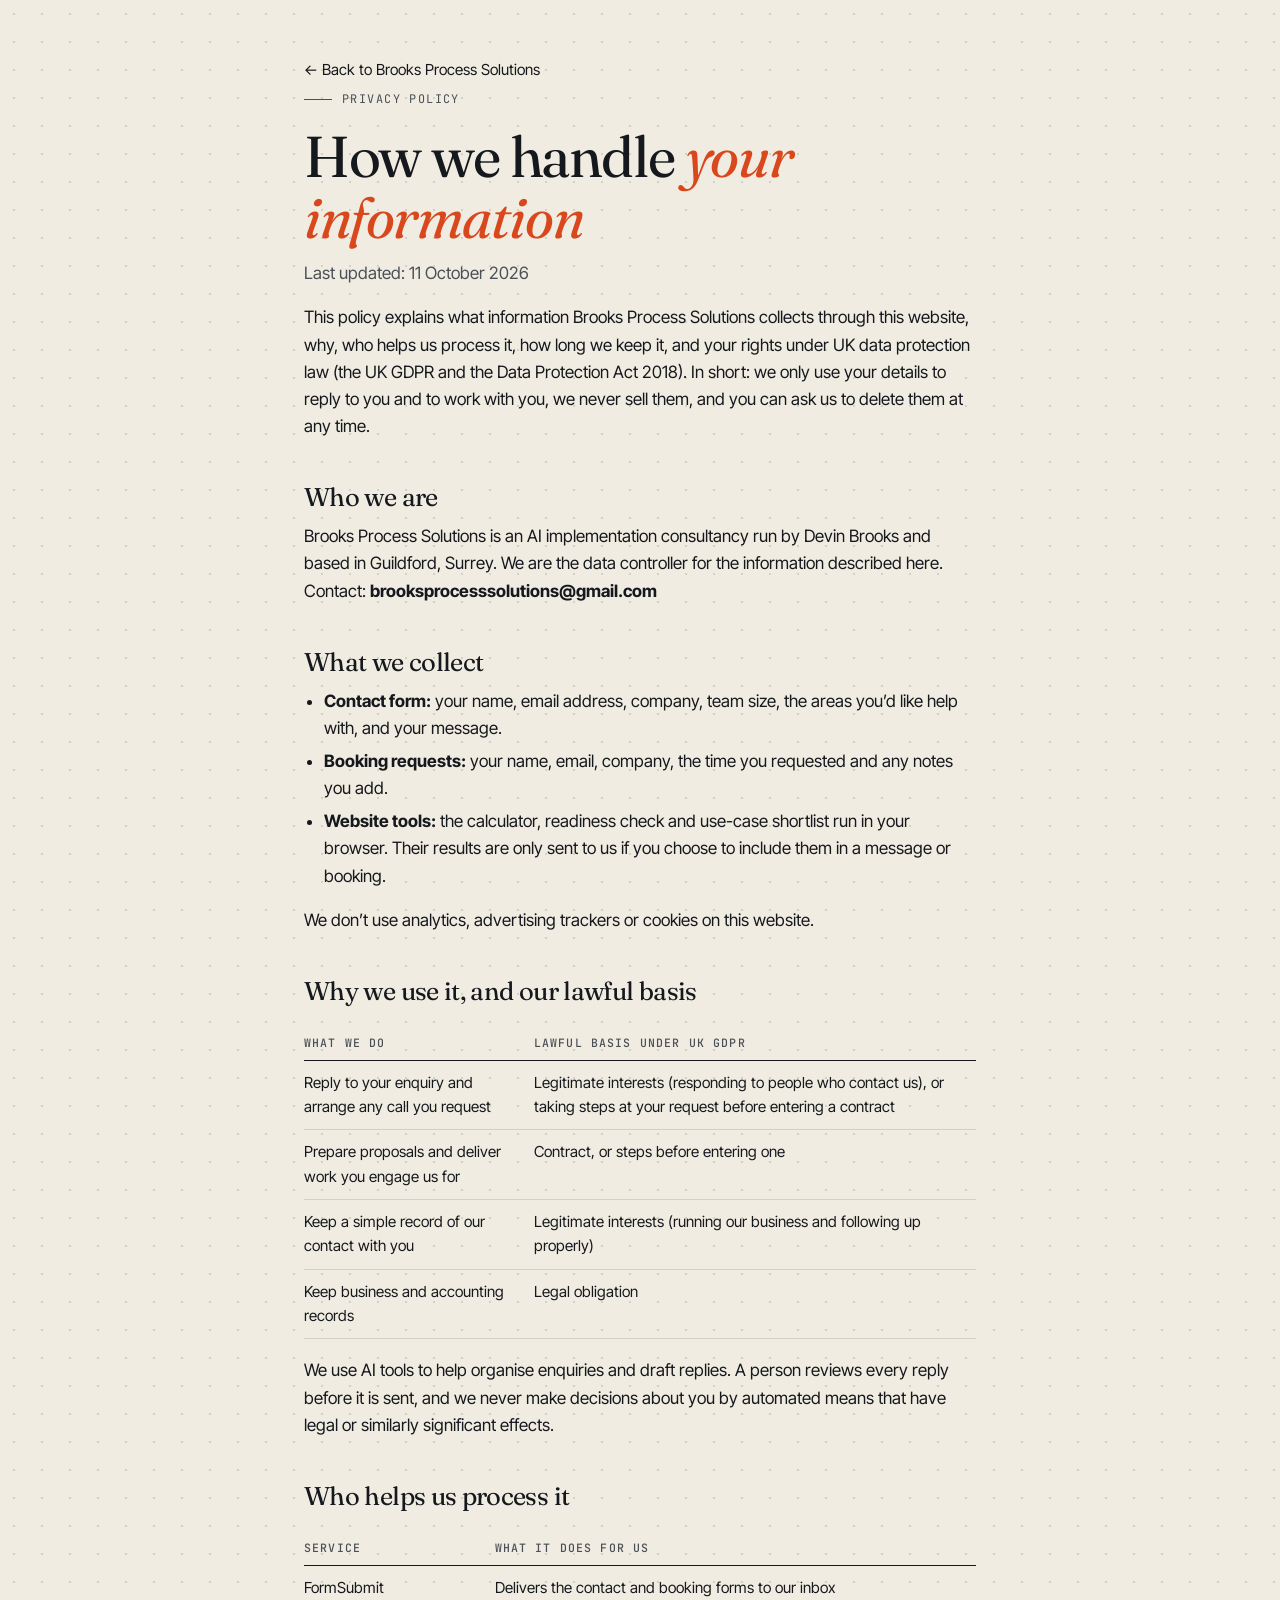
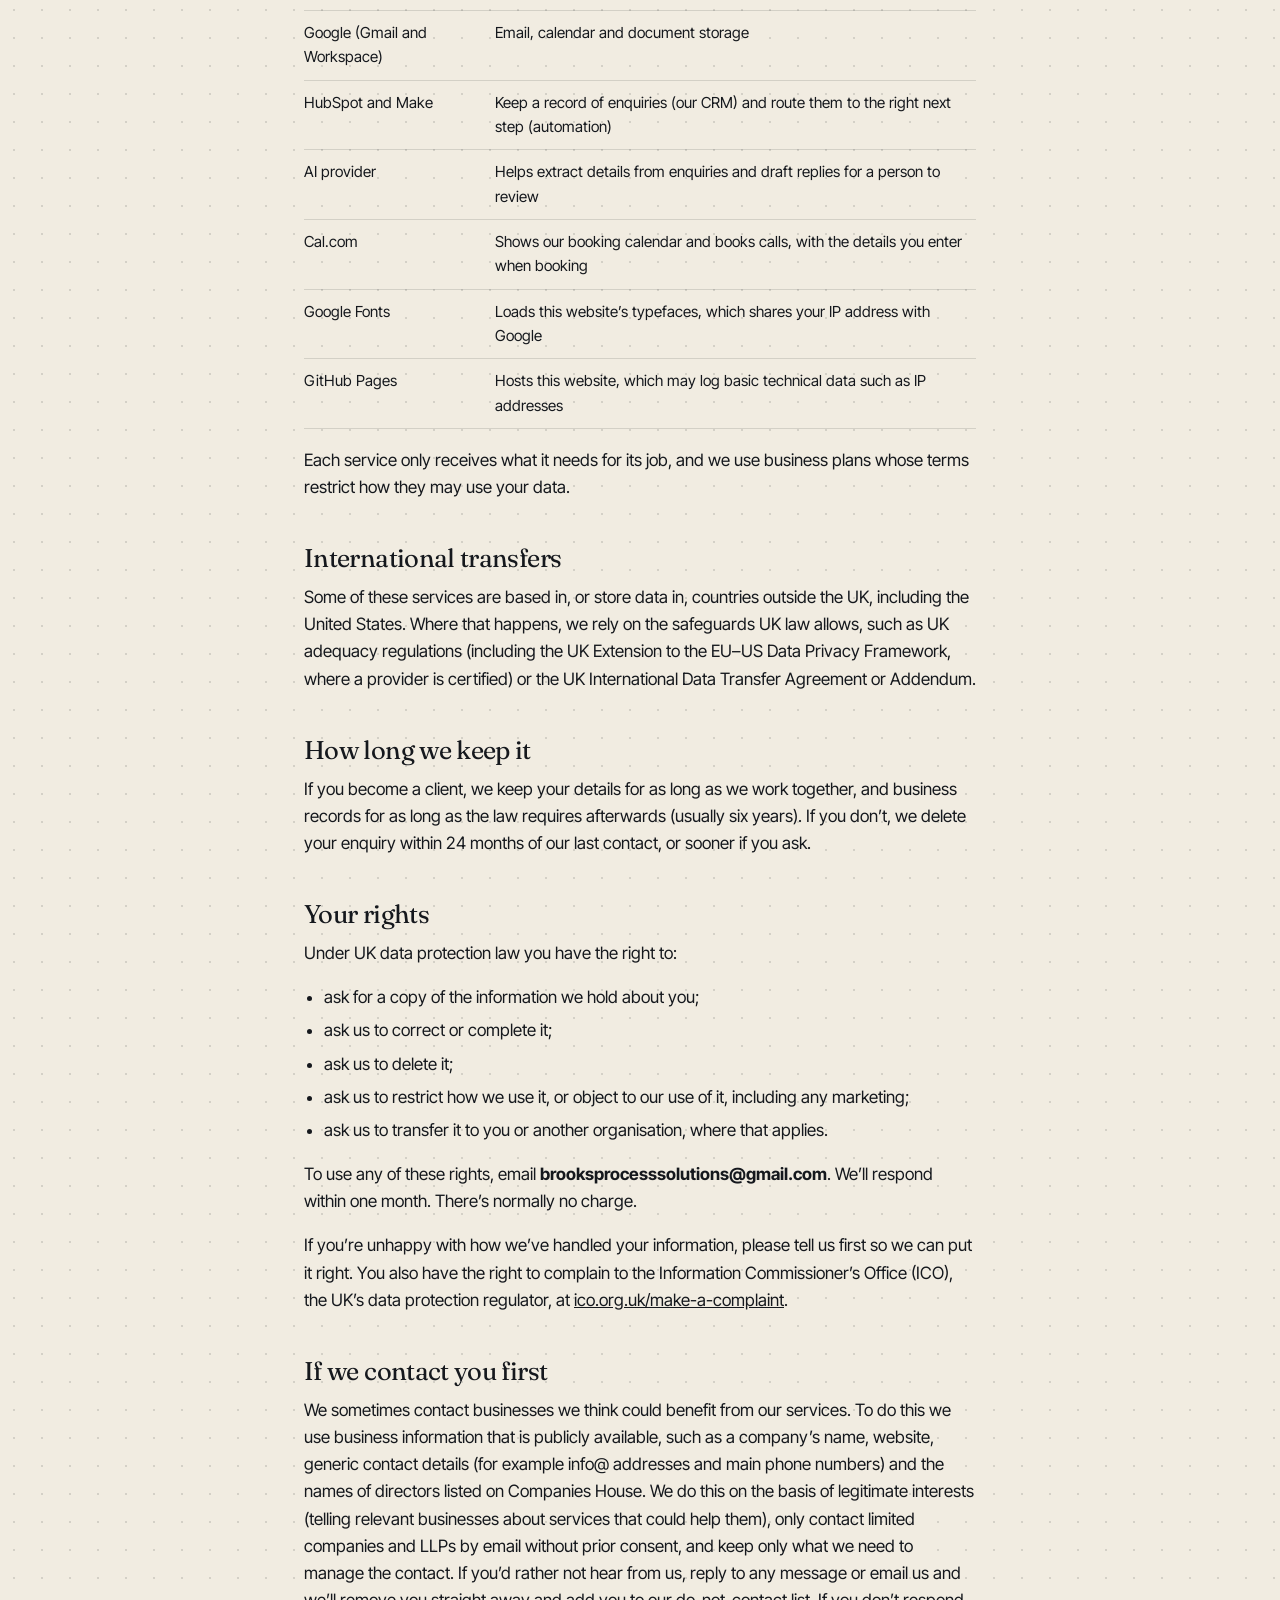
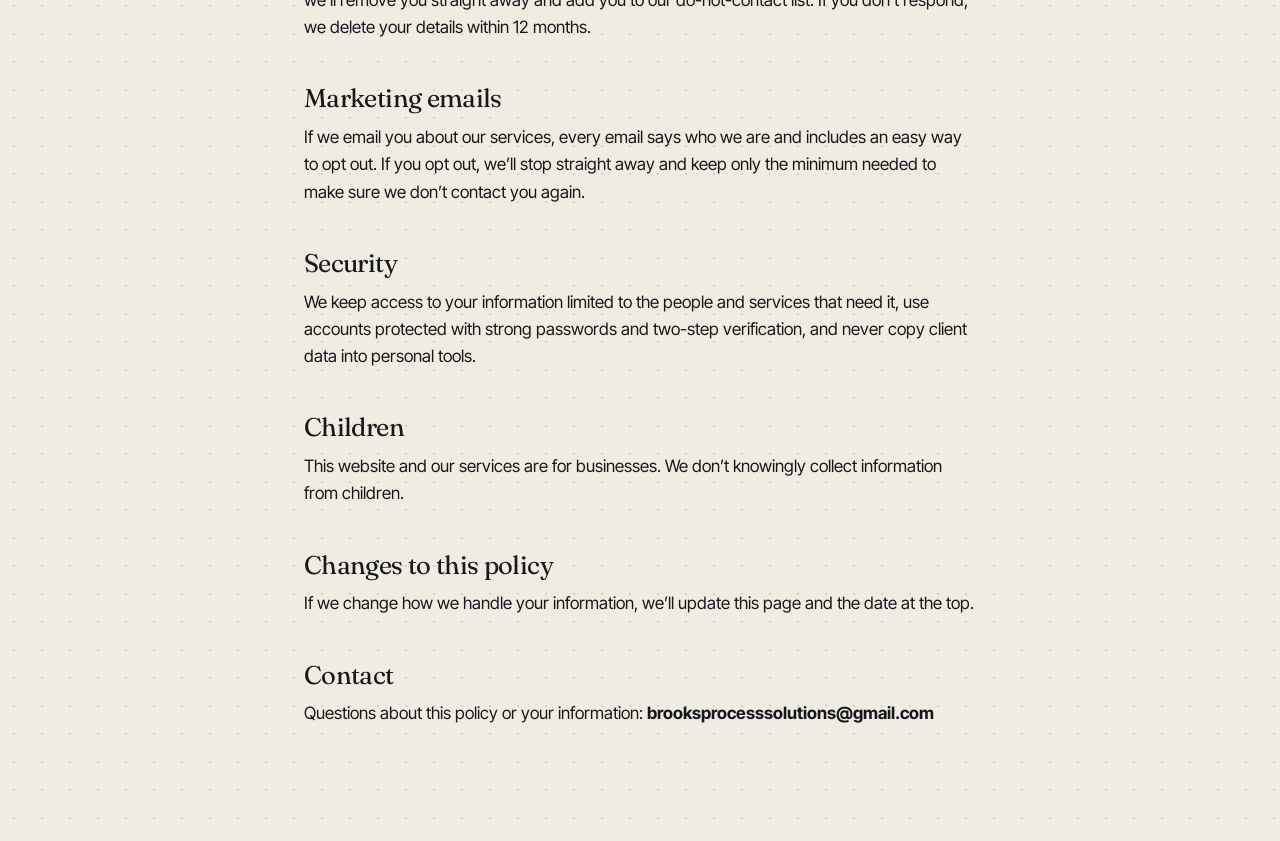
<file: privacy.html>
<!DOCTYPE html>
<html lang="en-GB">
<head>
<meta charset="UTF-8">
<meta name="viewport" content="width=device-width, initial-scale=1.0">
<title>Privacy policy | Brooks Process Solutions</title>
<meta name="description" content="How Brooks Process Solutions collects, uses and protects the information you send through this website.">
<meta name="color-scheme" content="only light">
<link rel="icon" href="assets/favicon.svg" type="image/svg+xml">
<link rel="preconnect" href="https://fonts.googleapis.com">
<link rel="preconnect" href="https://fonts.gstatic.com" crossorigin>
<link href="https://fonts.googleapis.com/css2?family=Fraunces:ital,opsz,wght@0,9..144,400;1,9..144,400&family=Inter+Tight:wght@400;500;600&family=JetBrains+Mono:wght@500&display=swap" rel="stylesheet">
<link rel="stylesheet" href="assets/styles.css">
<style>
.doc{max-width:720px;margin:0 auto;padding:56px 24px 96px}
.doc h1{font-size:clamp(2.4rem,6vw,3.6rem);margin:18px 0 12px}
.doc h2{font-size:1.6rem;margin:44px 0 12px}
.doc p,.doc li{color:var(--ink)}
.doc ul{padding-left:1.2em;margin:0 0 1em}
.doc li{margin:.35em 0}
.doc .updated{color:var(--ink2)}
.doc table{width:100%;border-collapse:collapse;font-size:.95rem;margin:8px 0 18px}
.doc th,.doc td{text-align:left;vertical-align:top;padding:10px 12px 10px 0;border-bottom:1px solid var(--rule)}
.doc th{font:500 .72rem var(--mono);letter-spacing:.1em;text-transform:uppercase;color:var(--ink2);border-bottom-color:var(--ink)}
.doc .tbl{overflow-x:auto}
.back{display:inline-block;margin-bottom:8px;text-decoration:none;font-size:.95rem}
.back:hover{color:var(--accent-text)}
</style>
</head>
<body>
<main class="doc">
  <a class="back" href="./">&larr; Back to Brooks Process Solutions</a>
  <span class="mono tag" style="display:flex">Privacy policy</span>
  <h1>How we handle <em>your information</em></h1>
  <p class="updated">Last updated: 11 October 2026</p>

  <p>This policy explains what information Brooks Process Solutions collects through this website, why, who helps us process it, how long we keep it, and your rights under UK data protection law (the UK GDPR and the Data Protection Act 2018). In short: we only use your details to reply to you and to work with you, we never sell them, and you can ask us to delete them at any time.</p>

  <h2>Who we are</h2>
  <p>Brooks Process Solutions is an AI implementation consultancy run by Devin Brooks and based in Guildford, Surrey. We are the data controller for the information described here. Contact: <strong>brooksprocesssolutions@gmail.com</strong></p>

  <h2>What we collect</h2>
  <ul>
    <li><strong>Contact form:</strong> your name, email address, company, team size, the areas you’d like help with, and your message.</li>
    <li><strong>Booking requests:</strong> your name, email, company, the time you requested and any notes you add.</li>
    <li><strong>Website tools:</strong> the calculator, readiness check and use-case shortlist run in your browser. Their results are only sent to us if you choose to include them in a message or booking.</li>
  </ul>
  <p>We don’t use analytics, advertising trackers or cookies on this website.</p>

  <h2>Why we use it, and our lawful basis</h2>
  <div class="tbl"><table>
    <thead><tr><th>What we do</th><th>Lawful basis under UK GDPR</th></tr></thead>
    <tbody>
      <tr><td>Reply to your enquiry and arrange any call you request</td><td>Legitimate interests (responding to people who contact us), or taking steps at your request before entering a contract</td></tr>
      <tr><td>Prepare proposals and deliver work you engage us for</td><td>Contract, or steps before entering one</td></tr>
      <tr><td>Keep a simple record of our contact with you</td><td>Legitimate interests (running our business and following up properly)</td></tr>
      <tr><td>Keep business and accounting records</td><td>Legal obligation</td></tr>
    </tbody>
  </table></div>
  <p>We use AI tools to help organise enquiries and draft replies. A person reviews every reply before it is sent, and we never make decisions about you by automated means that have legal or similarly significant effects.</p>

  <h2>Who helps us process it</h2>
  <div class="tbl"><table>
    <thead><tr><th>Service</th><th>What it does for us</th></tr></thead>
    <tbody>
      <tr><td>FormSubmit</td><td>Delivers the contact and booking forms to our inbox</td></tr>
      <tr><td>Google (Gmail and Workspace)</td><td>Email, calendar and document storage</td></tr>
      <tr><td>HubSpot and Make</td><td>Keep a record of enquiries (our CRM) and route them to the right next step (automation)</td></tr>
      <tr><td>AI provider</td><td>Helps extract details from enquiries and draft replies for a person to review</td></tr>
      <tr><td>Cal.com</td><td>Shows our booking calendar and books calls, with the details you enter when booking</td></tr>
      <tr><td>Google Fonts</td><td>Loads this website’s typefaces, which shares your IP address with Google</td></tr>
      <tr><td>GitHub Pages</td><td>Hosts this website, which may log basic technical data such as IP addresses</td></tr>
    </tbody>
  </table></div>
  <p>Each service only receives what it needs for its job, and we use business plans whose terms restrict how they may use your data.</p>

  <h2>International transfers</h2>
  <p>Some of these services are based in, or store data in, countries outside the UK, including the United States. Where that happens, we rely on the safeguards UK law allows, such as UK adequacy regulations (including the UK Extension to the EU–US Data Privacy Framework, where a provider is certified) or the UK International Data Transfer Agreement or Addendum.</p>

  <h2>How long we keep it</h2>
  <p>If you become a client, we keep your details for as long as we work together, and business records for as long as the law requires afterwards (usually six years). If you don’t, we delete your enquiry within 24 months of our last contact, or sooner if you ask.</p>

  <h2>Your rights</h2>
  <p>Under UK data protection law you have the right to:</p>
  <ul>
    <li>ask for a copy of the information we hold about you;</li>
    <li>ask us to correct or complete it;</li>
    <li>ask us to delete it;</li>
    <li>ask us to restrict how we use it, or object to our use of it, including any marketing;</li>
    <li>ask us to transfer it to you or another organisation, where that applies.</li>
  </ul>
  <p>To use any of these rights, email <strong>brooksprocesssolutions@gmail.com</strong>. We’ll respond within one month. There’s normally no charge.</p>
  <p>If you’re unhappy with how we’ve handled your information, please tell us first so we can put it right. You also have the right to complain to the Information Commissioner’s Office (ICO), the UK’s data protection regulator, at <a href="https://ico.org.uk/make-a-complaint/">ico.org.uk/make-a-complaint</a>.</p>

  <h2>If we contact you first</h2>
  <p>We sometimes contact businesses we think could benefit from our services. To do this we use business information that is publicly available, such as a company’s name, website, generic contact details (for example info@ addresses and main phone numbers) and the names of directors listed on Companies House. We do this on the basis of legitimate interests (telling relevant businesses about services that could help them), only contact limited companies and LLPs by email without prior consent, and keep only what we need to manage the contact. If you’d rather not hear from us, reply to any message or email us and we’ll remove you straight away and add you to our do-not-contact list. If you don’t respond, we delete your details within 12 months.</p>

  <h2>Marketing emails</h2>
  <p>If we email you about our services, every email says who we are and includes an easy way to opt out. If you opt out, we’ll stop straight away and keep only the minimum needed to make sure we don’t contact you again.</p>

  <h2>Security</h2>
  <p>We keep access to your information limited to the people and services that need it, use accounts protected with strong passwords and two-step verification, and never copy client data into personal tools.</p>

  <h2>Children</h2>
  <p>This website and our services are for businesses. We don’t knowingly collect information from children.</p>

  <h2>Changes to this policy</h2>
  <p>If we change how we handle your information, we’ll update this page and the date at the top.</p>

  <h2>Contact</h2>
  <p>Questions about this policy or your information: <strong>brooksprocesssolutions@gmail.com</strong></p>
</main>
</body>
</html>
</file>
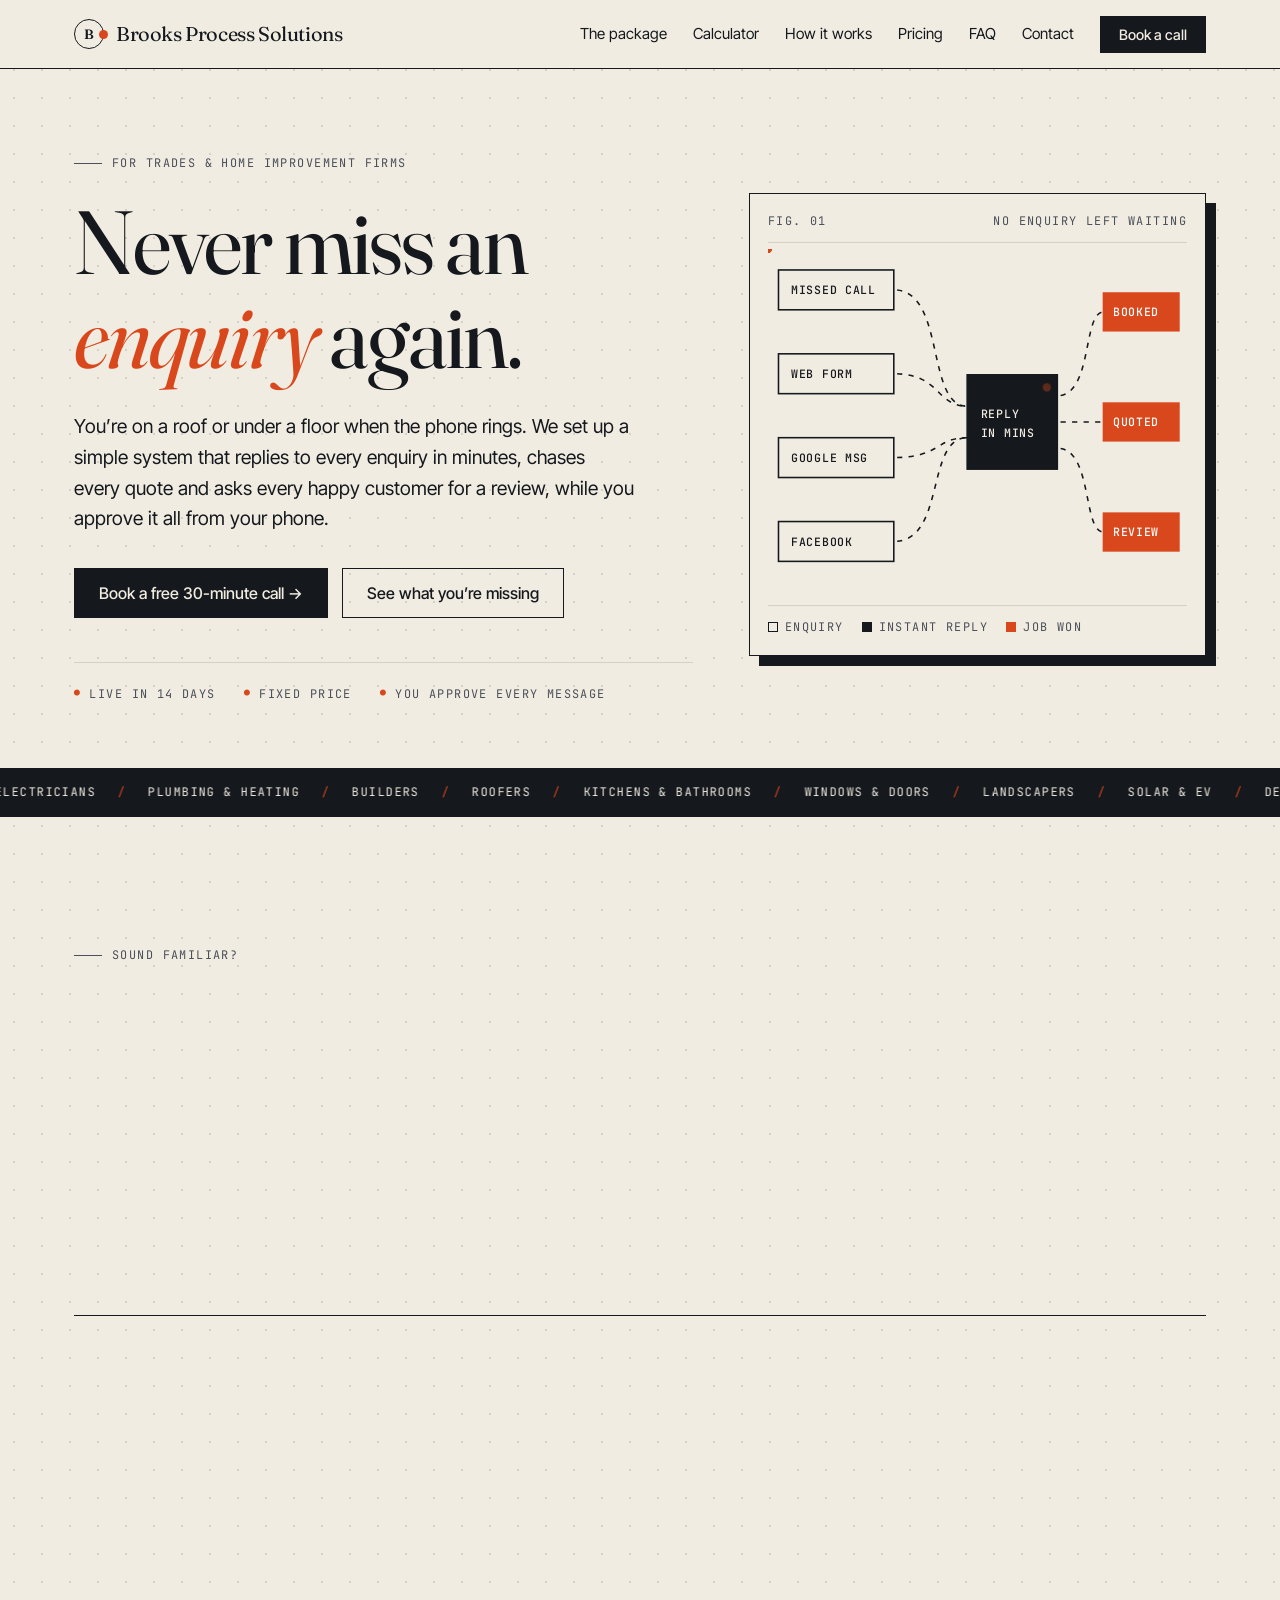
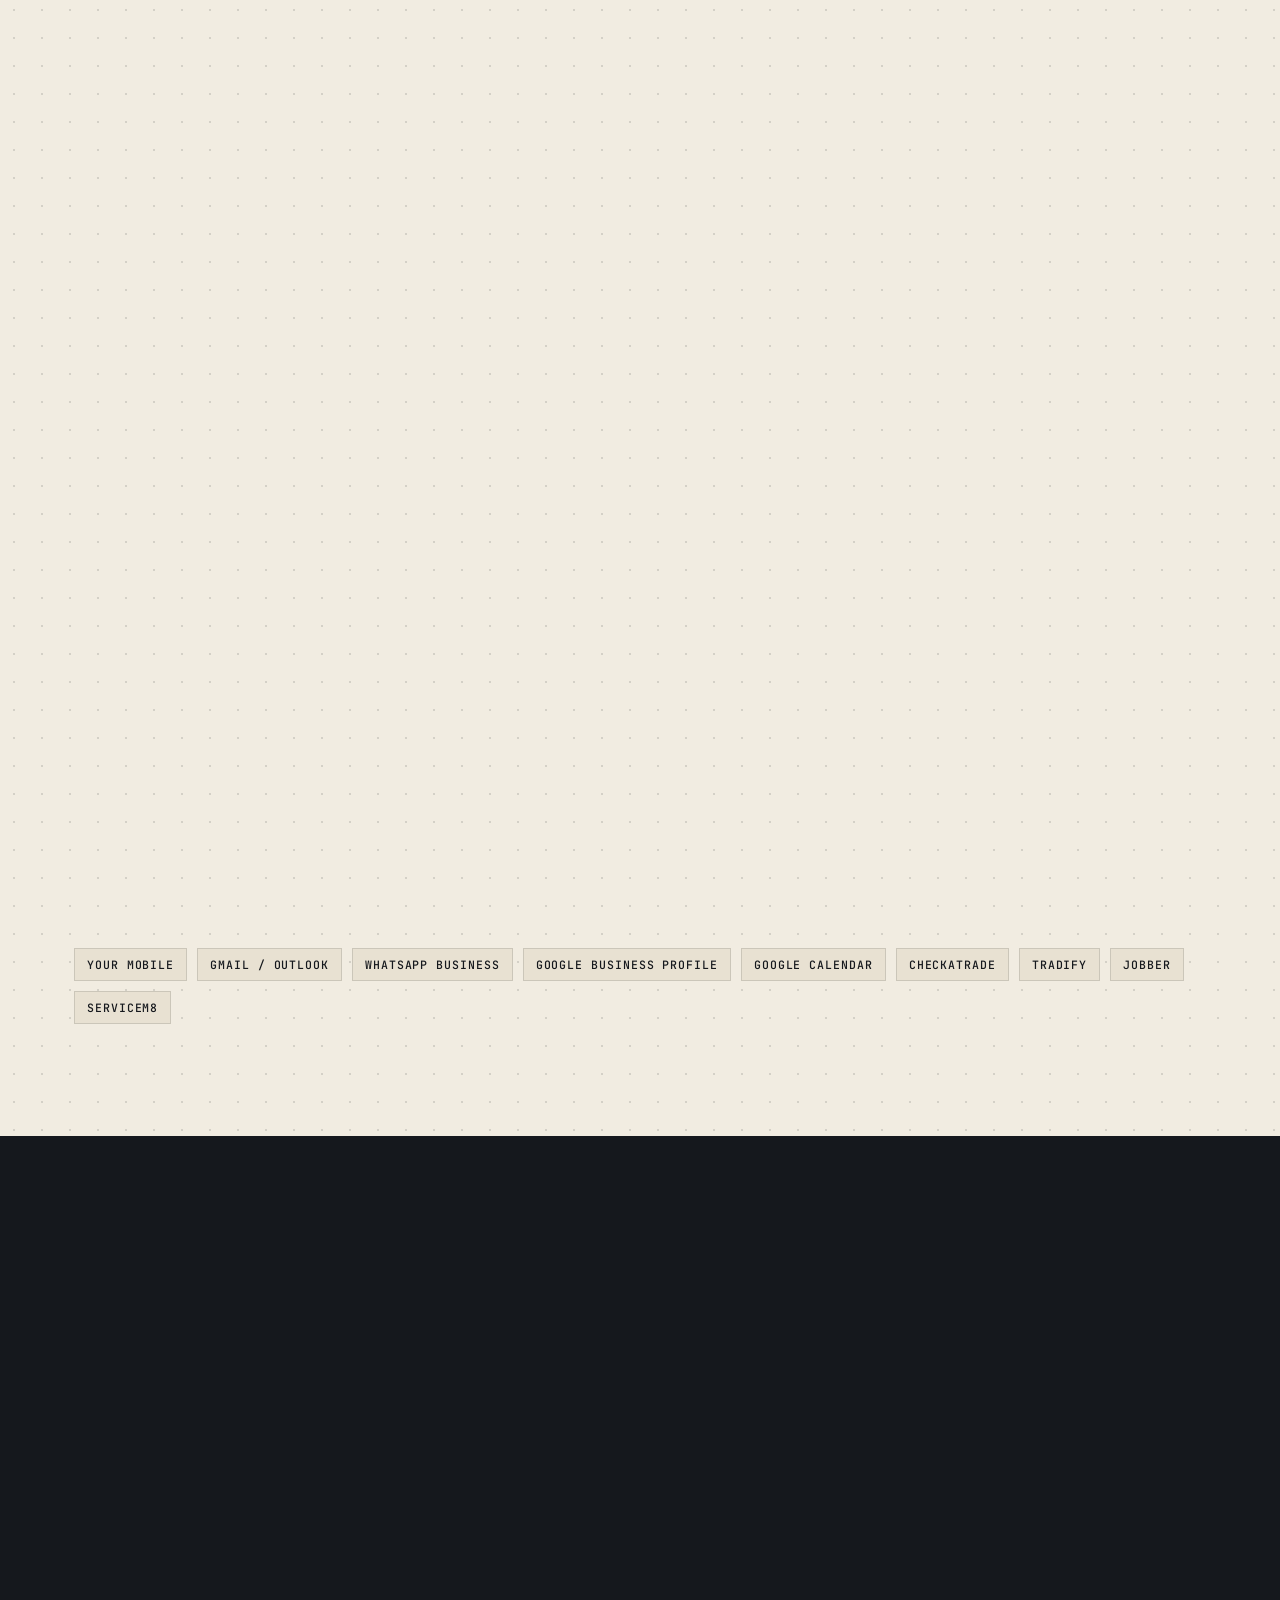
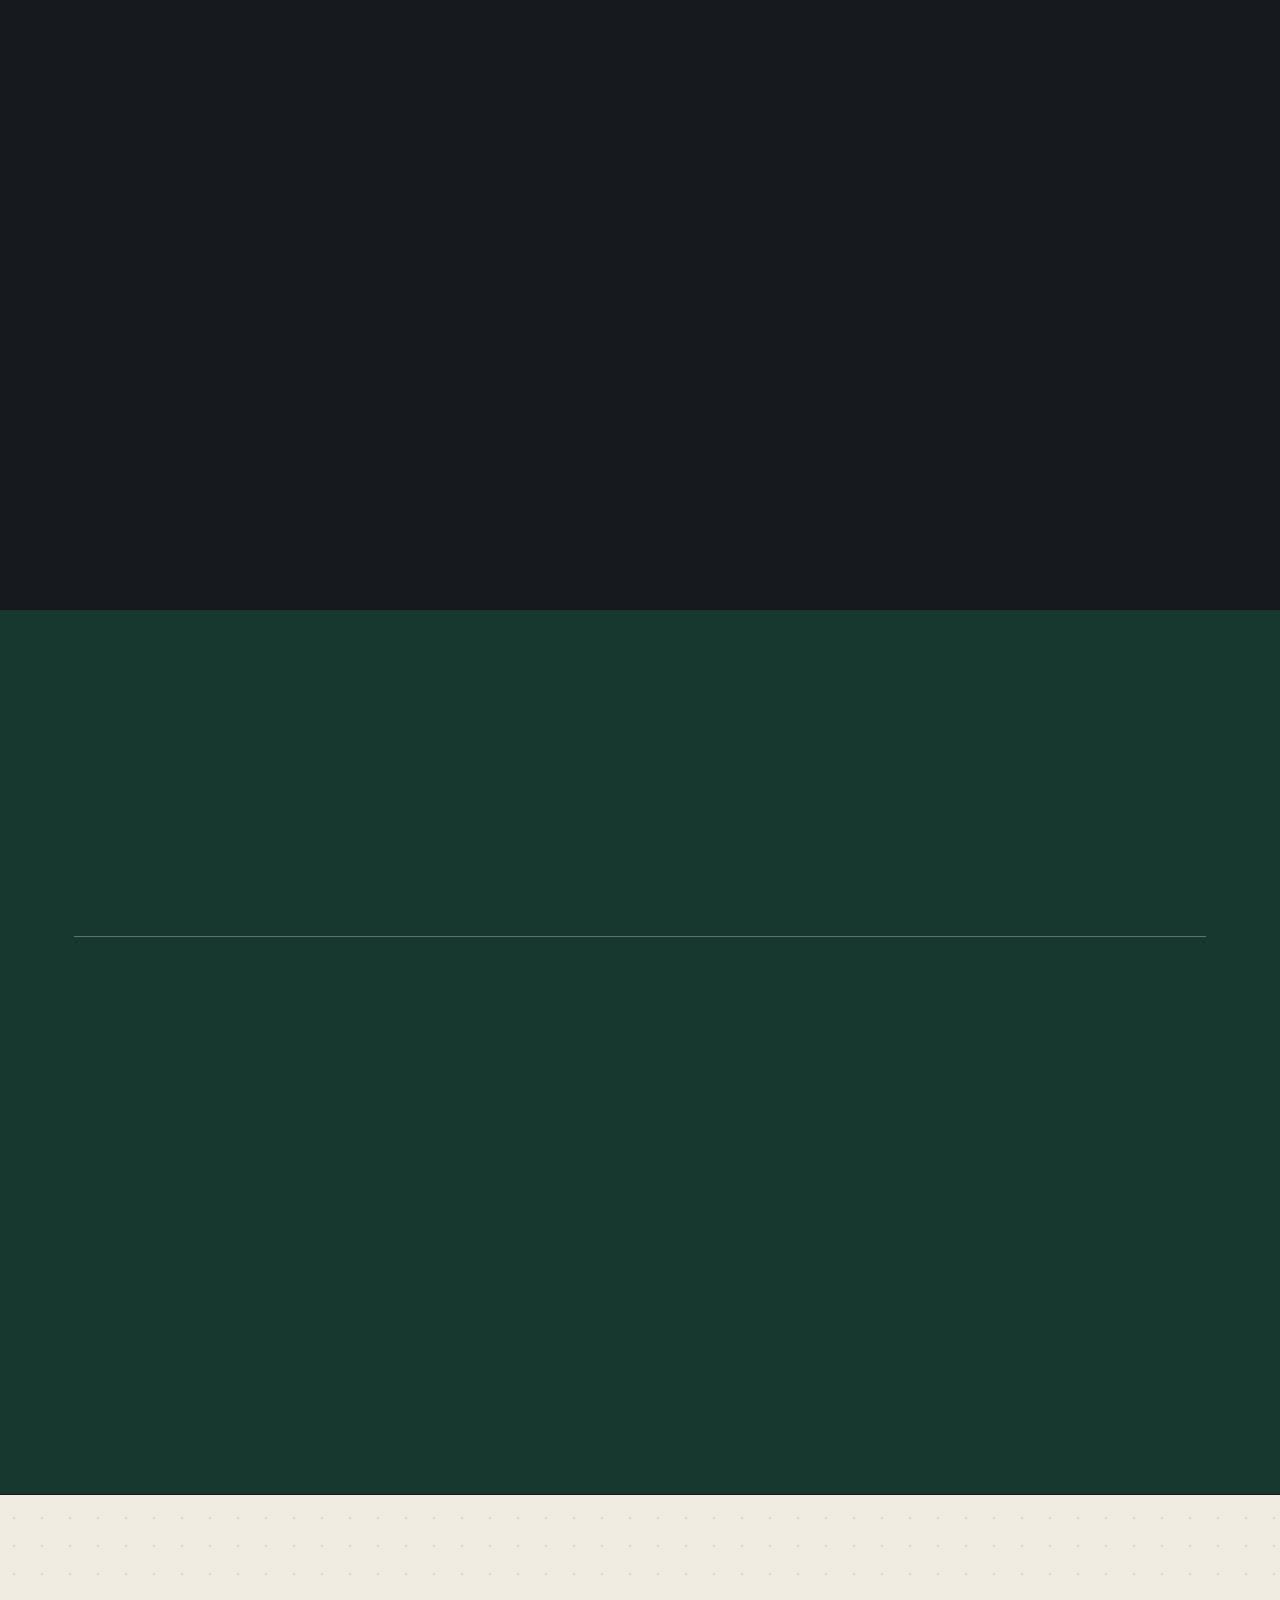
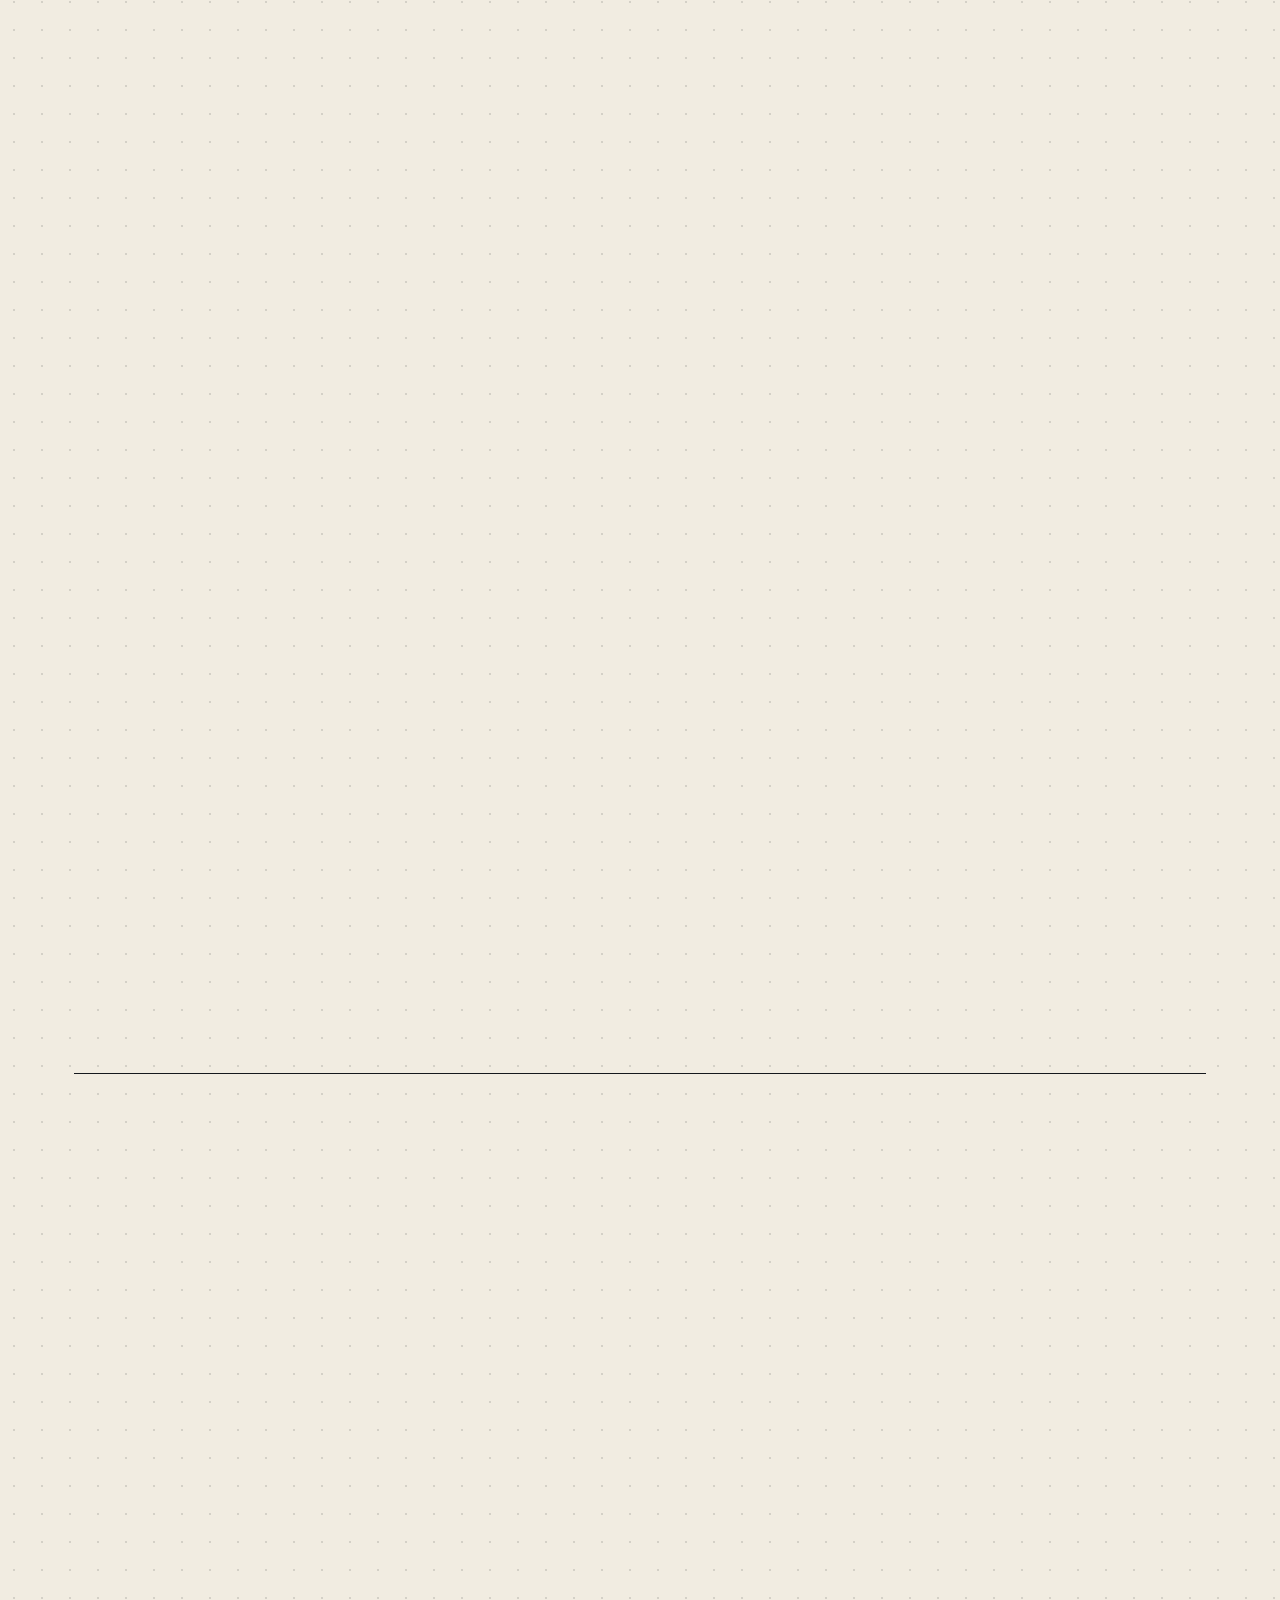
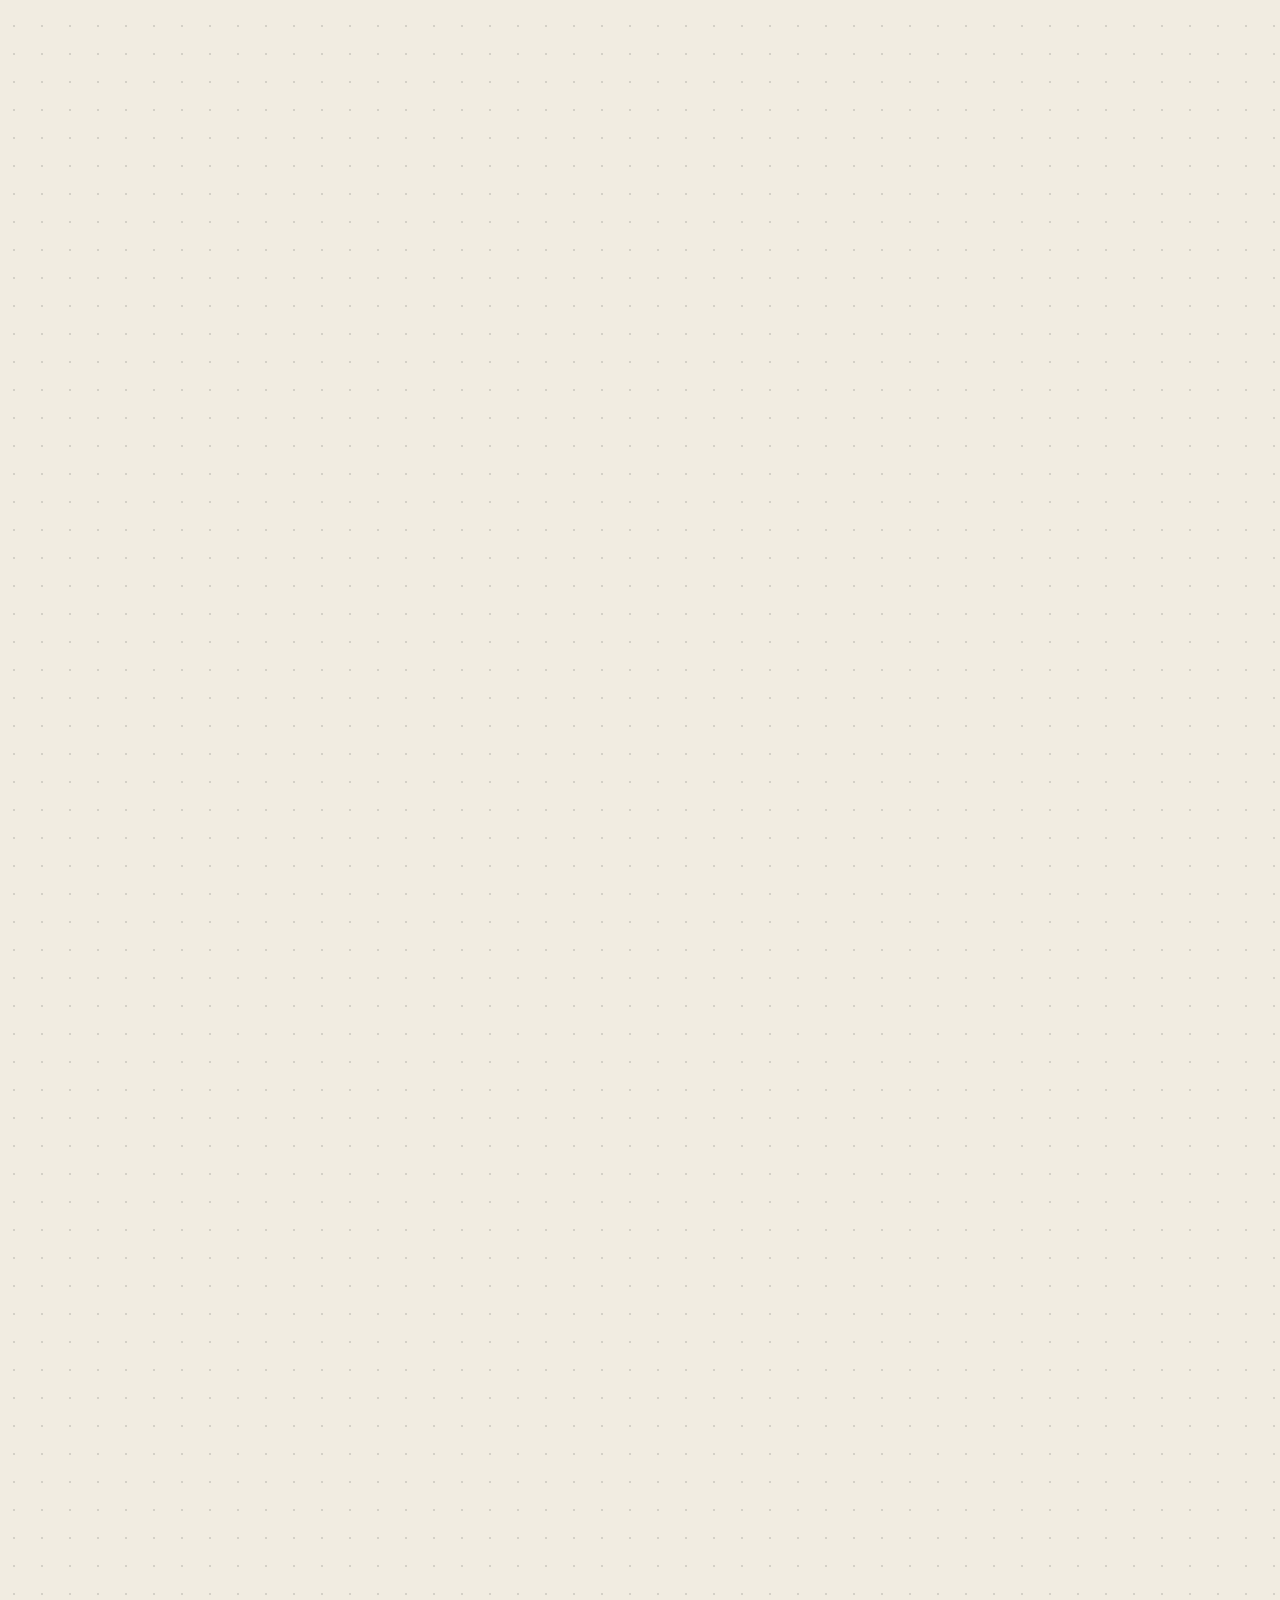
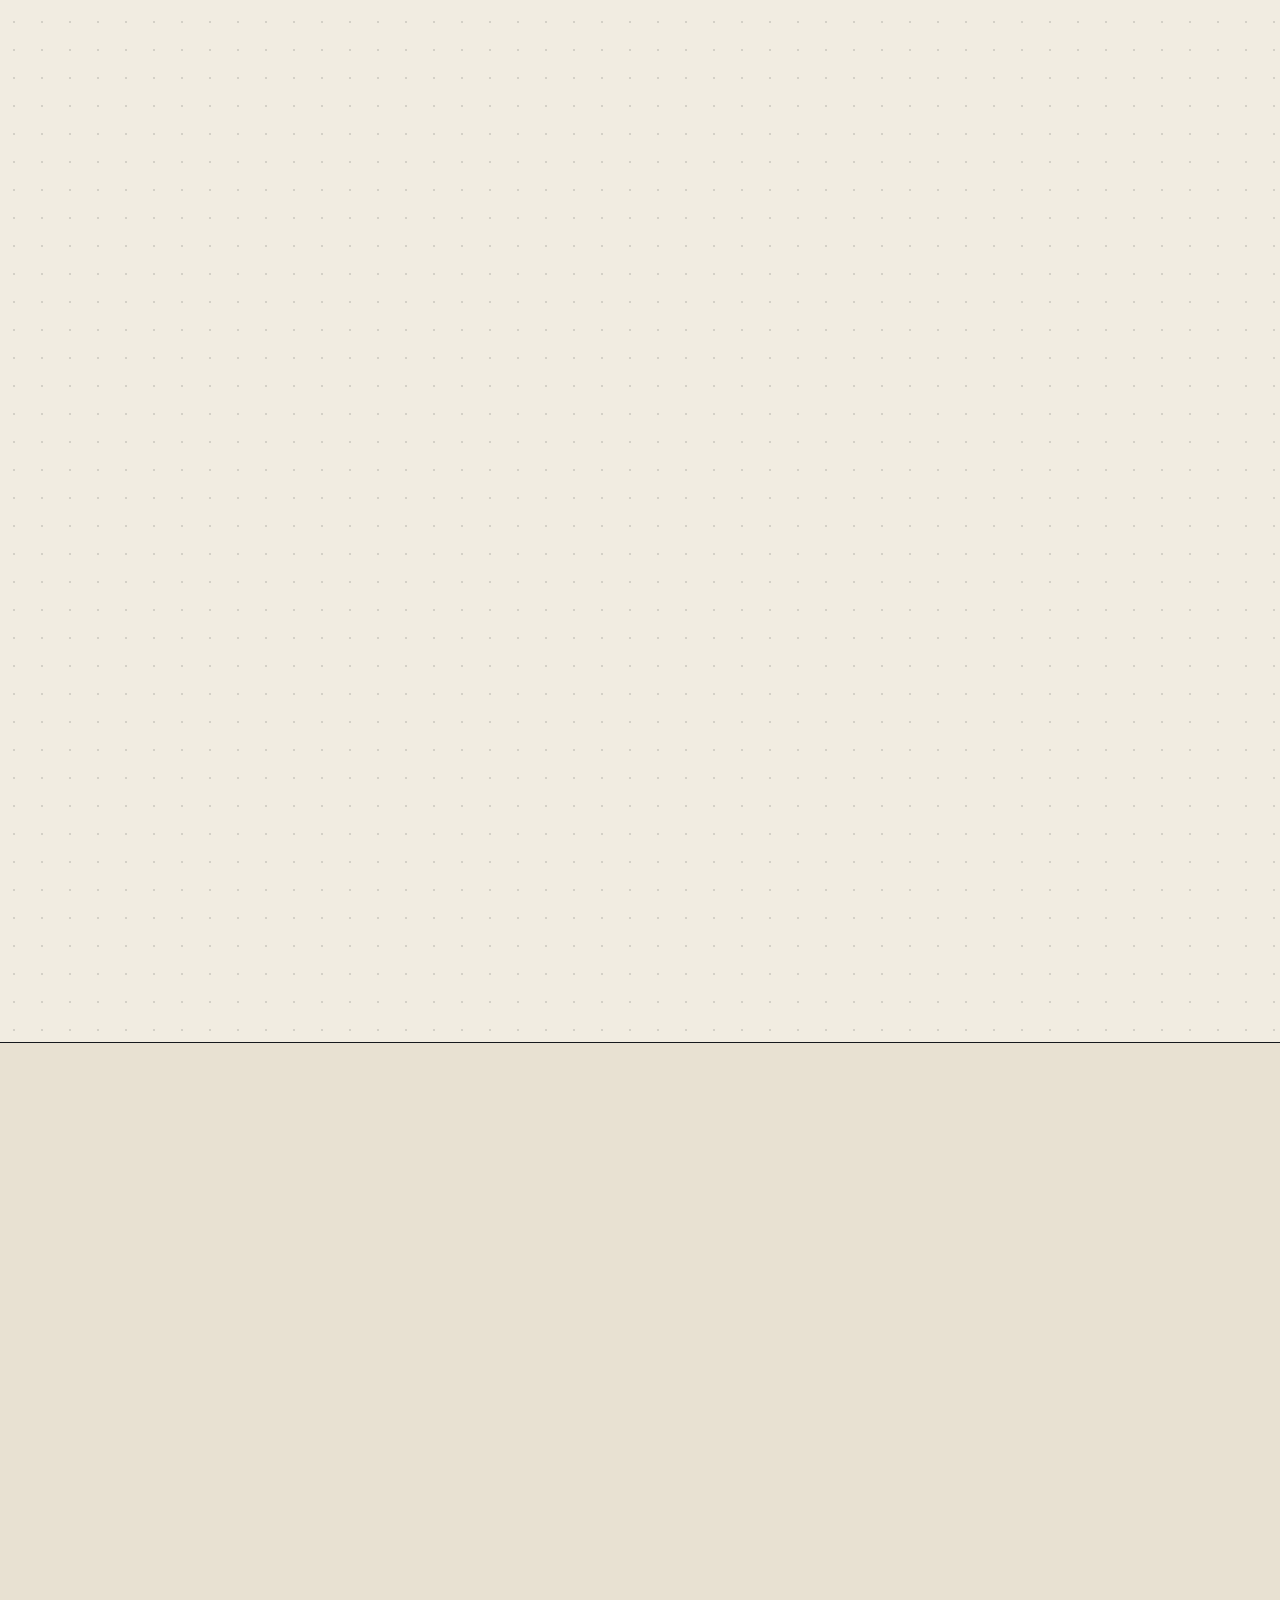
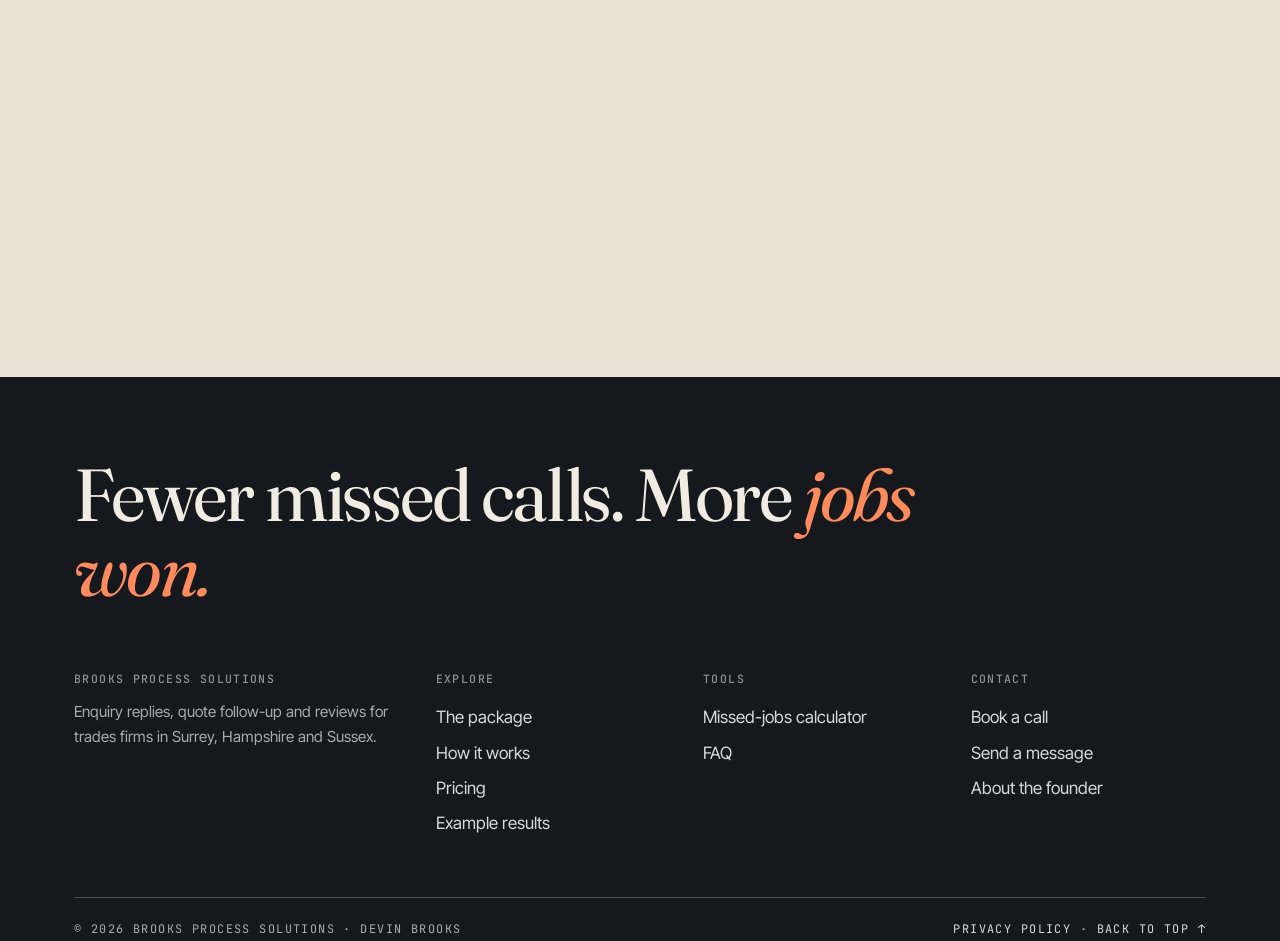
<file: professional-services.html>
<!DOCTYPE html>
<html lang="en-GB">
<head>
<meta charset="UTF-8">
<meta name="viewport" content="width=device-width, initial-scale=1.0">
<meta name="robots" content="noindex">
<meta http-equiv="refresh" content="0; url=./">
<link rel="canonical" href="https://devinb96.github.io/">
<title>Moved | Brooks Process Solutions</title>
<style>body{font:17px/1.6 system-ui,sans-serif;background:#f1ece1;color:#15181d;padding:40px 24px}a{color:#a8300b}</style>
</head>
<body>
<p>We now focus on trades and home improvement firms. <a href="./">Continue &rarr;</a></p>
</body>
</html>
</file>
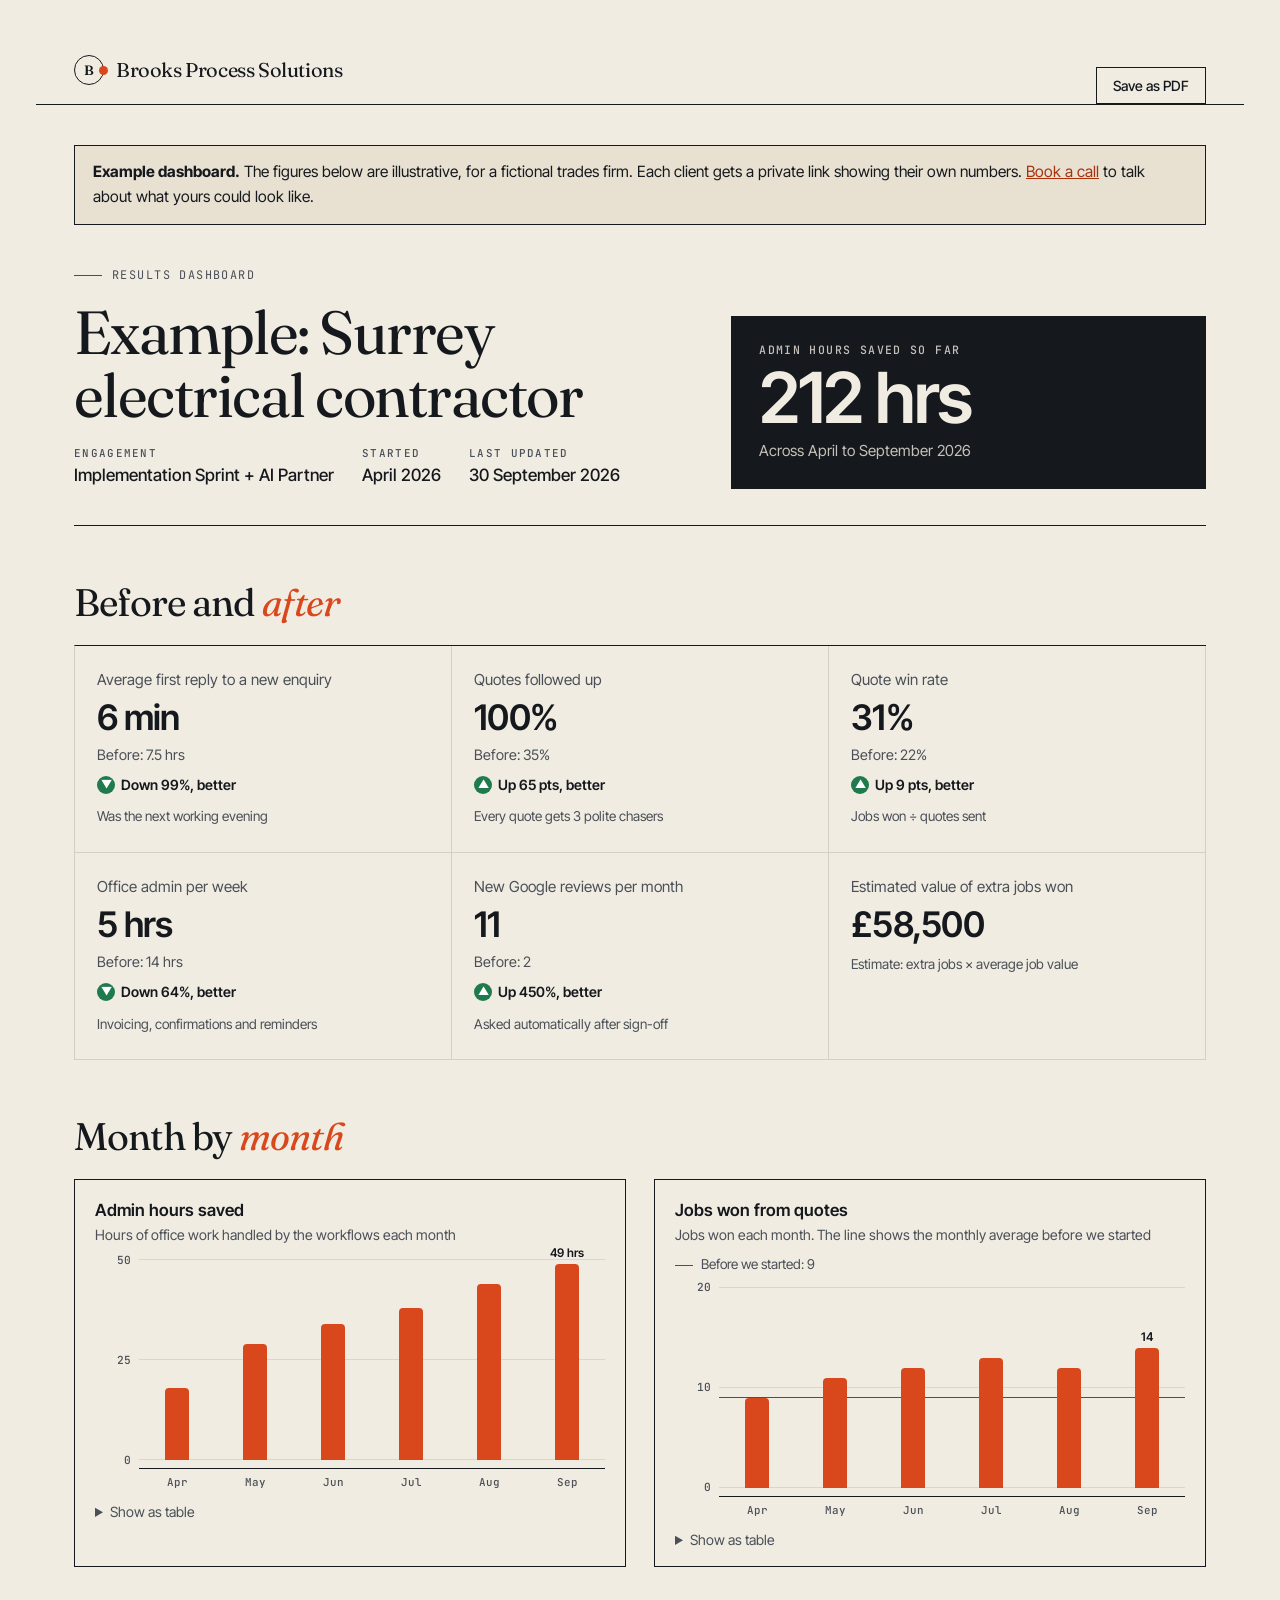
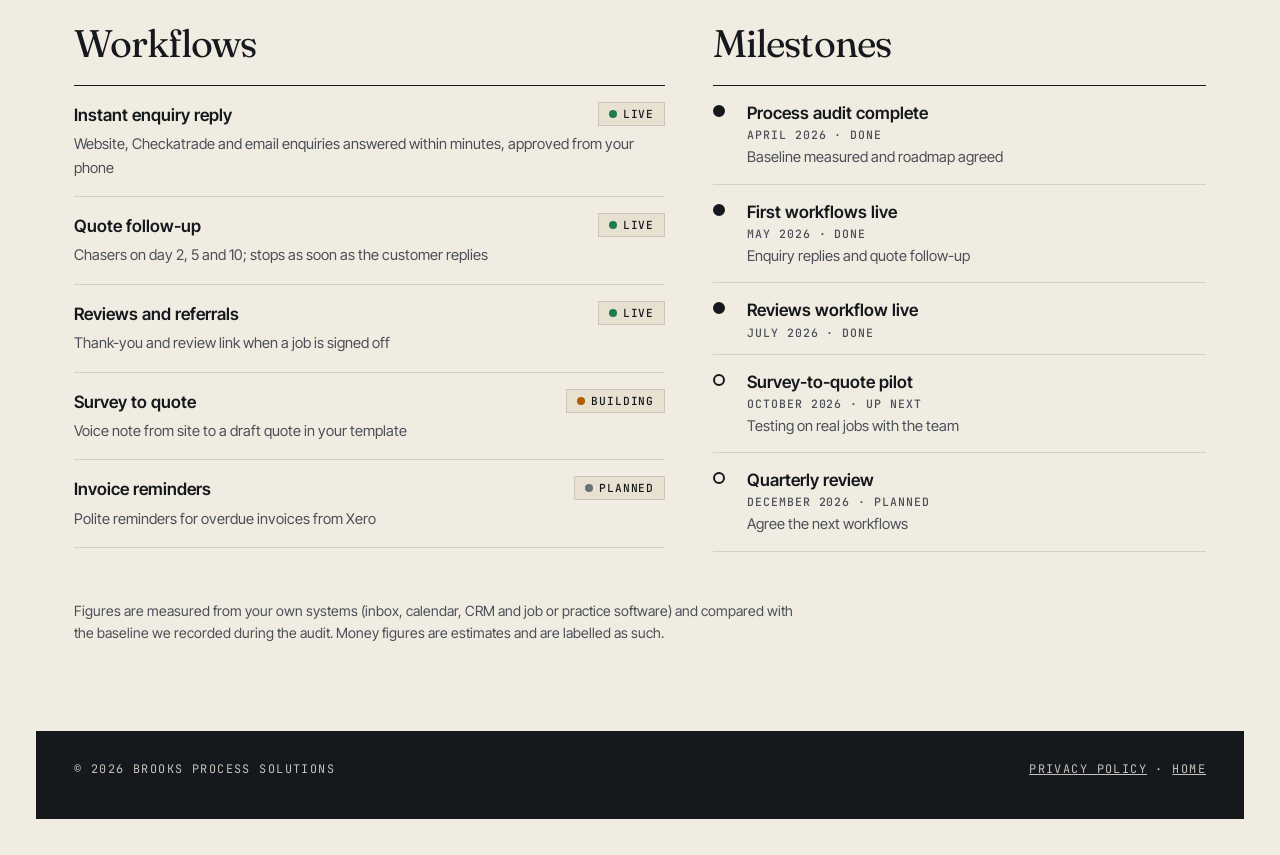
<file: results.html>
<!DOCTYPE html>
<html lang="en-GB">
<head>
<meta charset="UTF-8">
<meta name="viewport" content="width=device-width, initial-scale=1.0">
<title>Client results | Brooks Process Solutions</title>
<meta name="description" content="A live view of what your AI workflows have achieved: time saved, faster replies, more work won.">
<meta name="robots" content="noindex">
<meta name="color-scheme" content="only light">
<link rel="icon" href="assets/favicon.svg" type="image/svg+xml">
<link rel="preconnect" href="https://fonts.googleapis.com">
<link rel="preconnect" href="https://fonts.gstatic.com" crossorigin>
<link href="https://fonts.googleapis.com/css2?family=Fraunces:ital,opsz,wght@0,9..144,400;1,9..144,400&family=Inter+Tight:wght@400;500;600&family=JetBrains+Mono:wght@500&display=swap" rel="stylesheet">
<link rel="stylesheet" href="assets/styles.css">
<link rel="stylesheet" href="assets/sector.css">
<link rel="stylesheet" href="assets/results.css">
</head>
<body class="sector results">
<a class="skip" href="#main">Skip to content</a>

<header>
  <div class="wrap bar">
    <a class="logo" href="./" aria-label="Brooks Process Solutions, home"><i>B</i>Brooks Process Solutions</a>
    <a class="btn sm out" id="printBtn" href="#">Save as PDF</a>
  </div>
</header>

<main id="main" class="wrap">
  <div class="demo-note" id="demoNote" hidden>
    <strong>Example dashboard.</strong> The figures below are illustrative, for a fictional trades firm. Each client gets a private link showing their own numbers.
    <a href="./#book">Book a call</a> to talk about what yours could look like.
  </div>
  <div class="load-note" id="loadNote" role="status" hidden></div>

  <section class="r-head" aria-labelledby="clientName">
    <div>
      <span class="mono tag">Results dashboard</span>
      <h1 id="clientName">Loading…</h1>
      <dl class="r-meta" id="meta"></dl>
    </div>
    <div class="hero-fig" id="hero" hidden>
      <span class="hero-label" id="heroLabel"></span>
      <span class="hero-value" id="heroValue"></span>
      <span class="hero-note" id="heroNote"></span>
    </div>
  </section>

  <section aria-labelledby="kpiH" class="r-sec">
    <h2 id="kpiH" class="r-h">Before and <em>after</em></h2>
    <div class="kpis-grid" id="kpis"></div>
  </section>

  <section aria-labelledby="trendH" class="r-sec" id="trendSec">
    <h2 id="trendH" class="r-h">Month by <em>month</em></h2>
    <div class="trends" id="trends"></div>
  </section>

  <div class="r-two">
    <section aria-labelledby="wfH" class="r-sec">
      <h2 id="wfH" class="r-h">Workflows</h2>
      <ul class="wf-list" id="workflows"></ul>
    </section>
    <section aria-labelledby="msH" class="r-sec">
      <h2 id="msH" class="r-h">Milestones</h2>
      <ol class="ms-list" id="milestones"></ol>
    </section>
  </div>

  <p class="r-foot" id="method">Figures are measured from your own systems (inbox, calendar, CRM and job or practice software) and compared with the baseline we recorded during the audit. Money figures are estimates and are labelled as such.</p>
</main>

<div class="tip" id="tip" role="tooltip" hidden></div>

<footer class="sector-foot">
  <div class="wrap mono">
    <span>© 2026 Brooks Process Solutions</span>
    <span><a href="privacy.html">Privacy policy</a> · <a href="./">Home</a></span>
  </div>
</footer>
<script src="assets/results.js"></script>
</body>
</html>
</file>
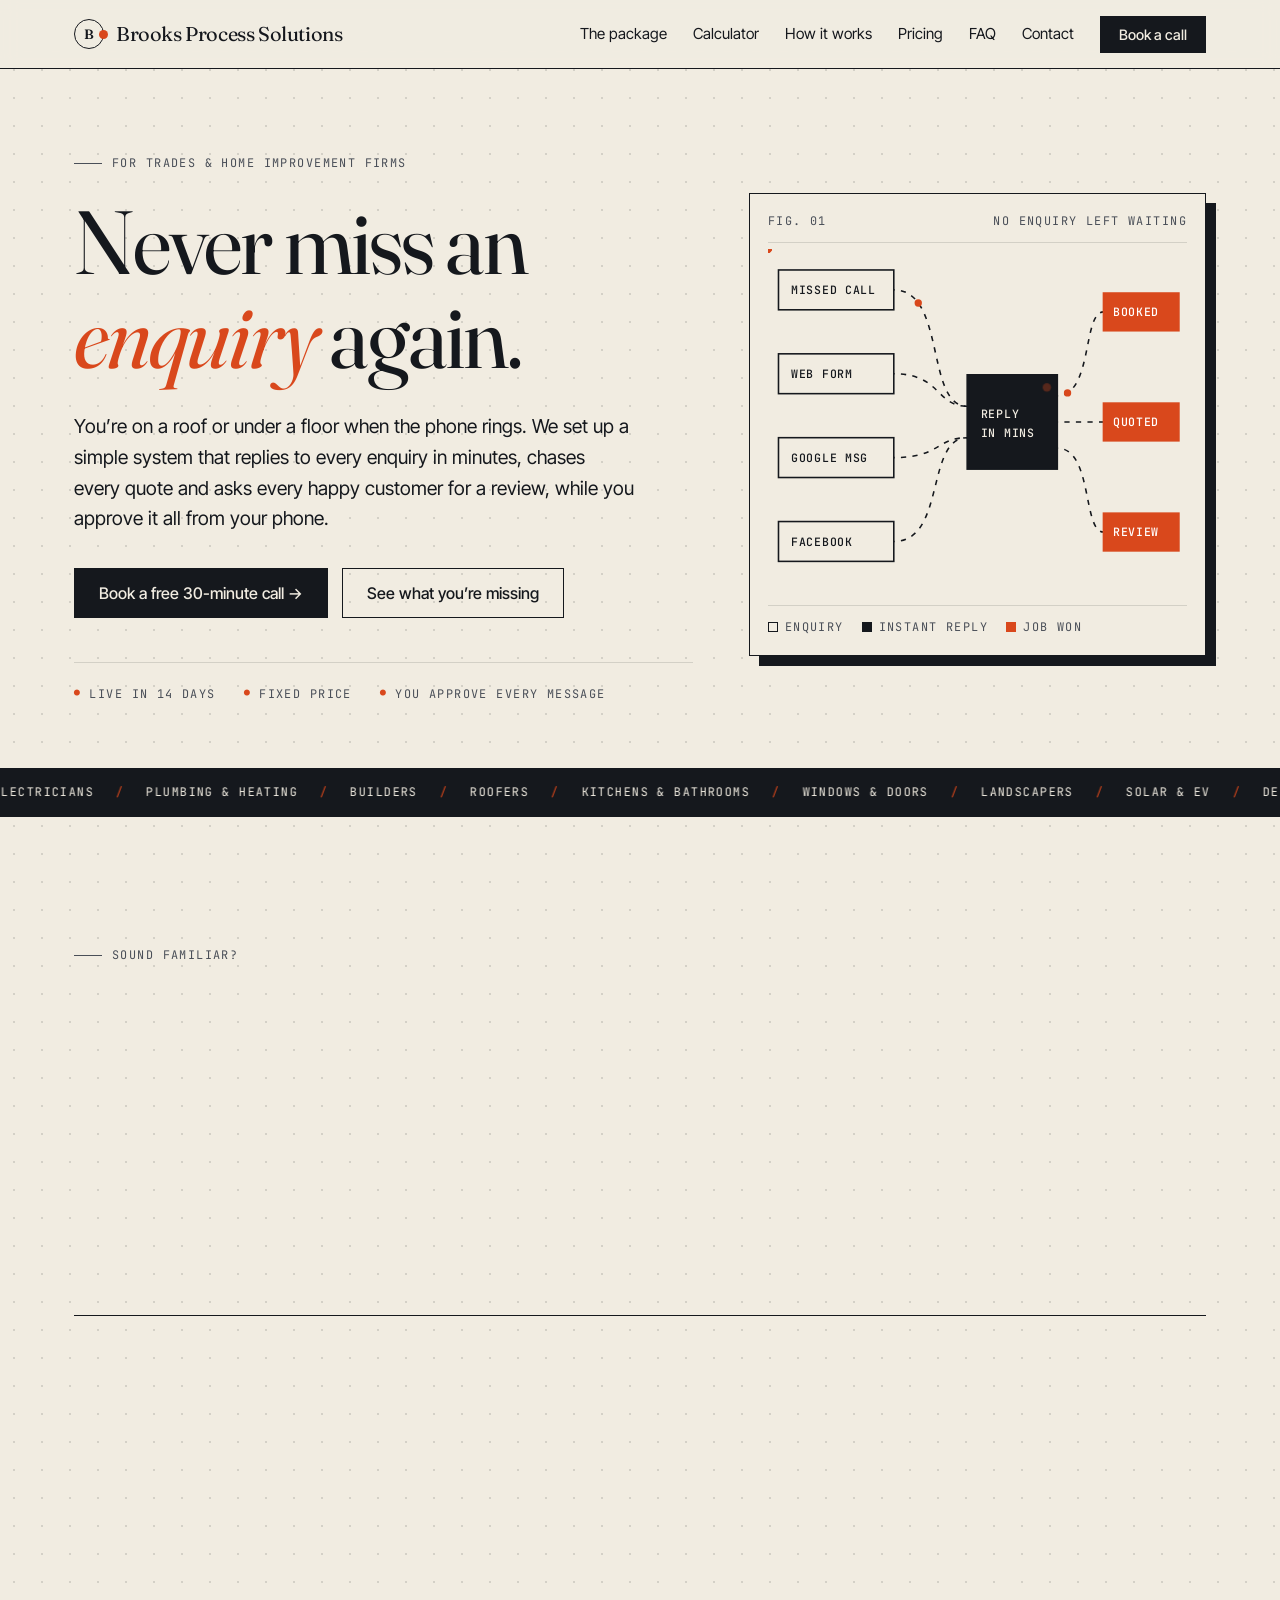
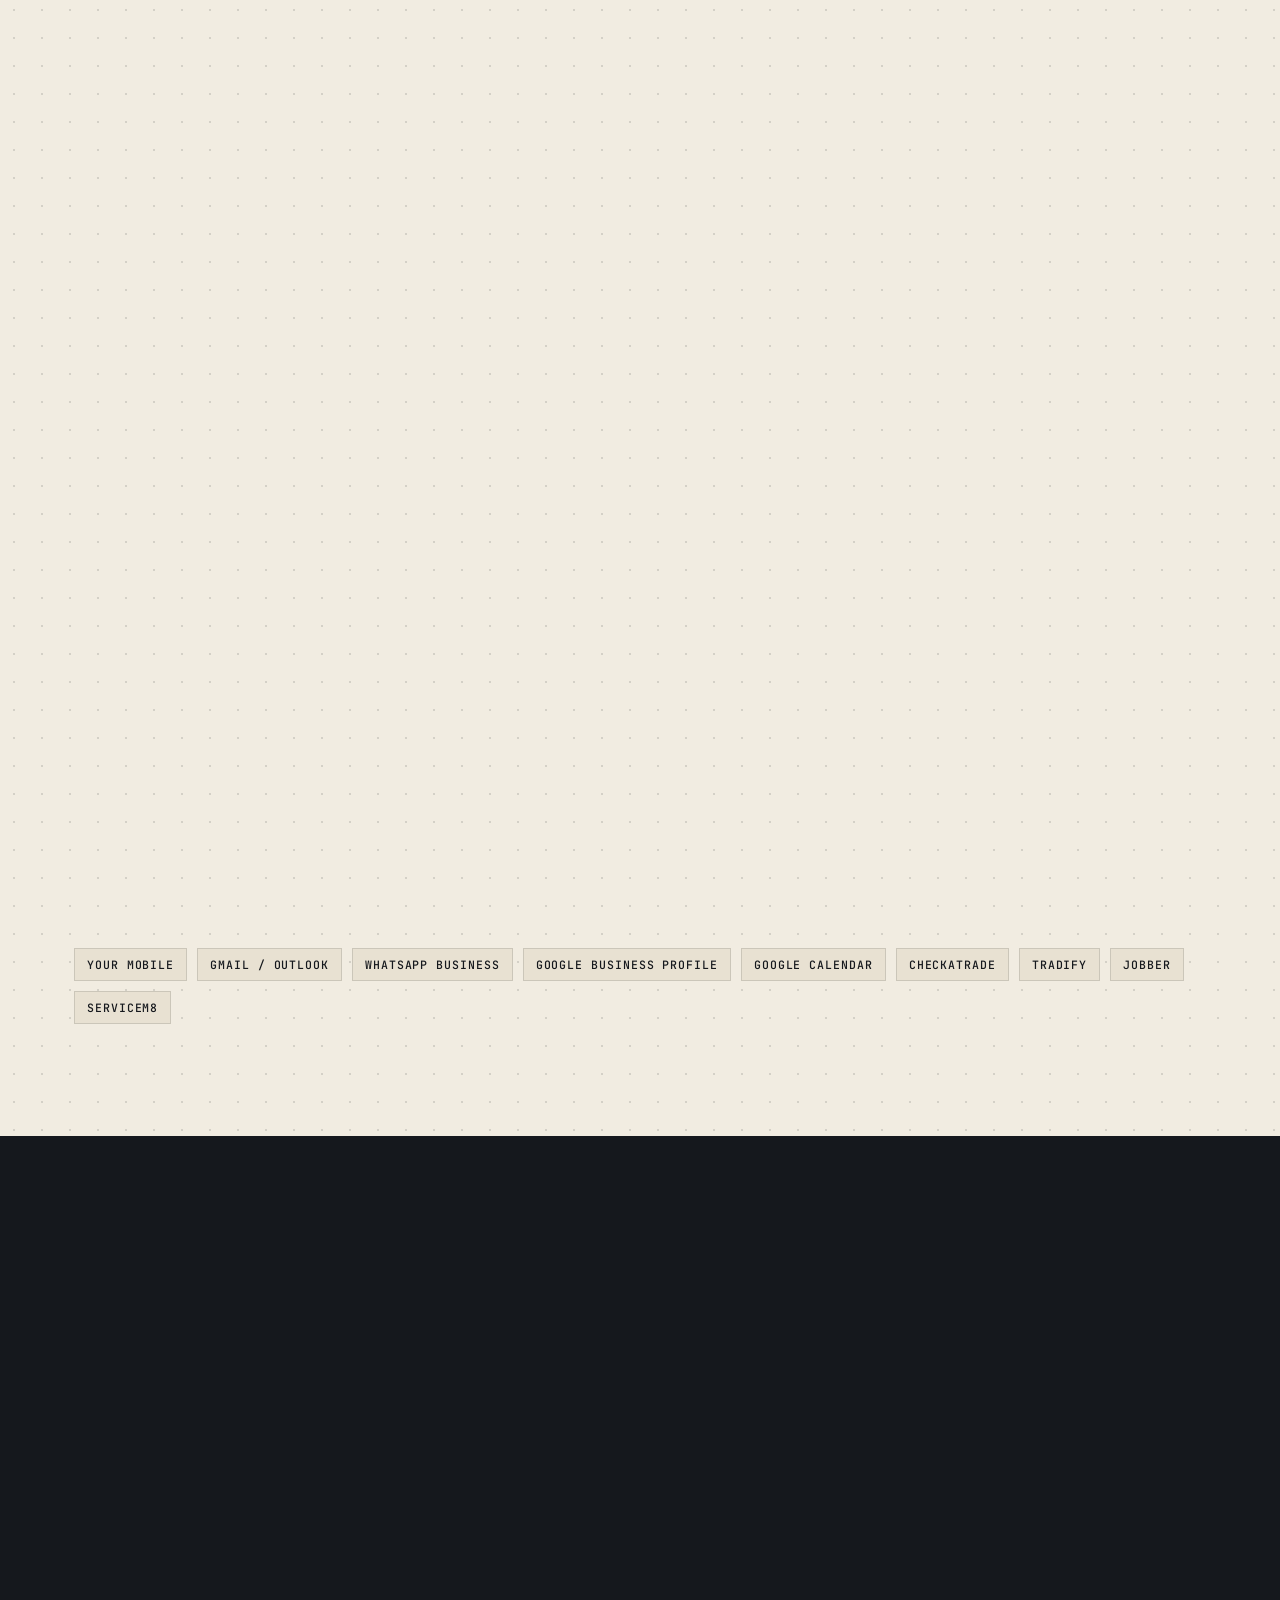
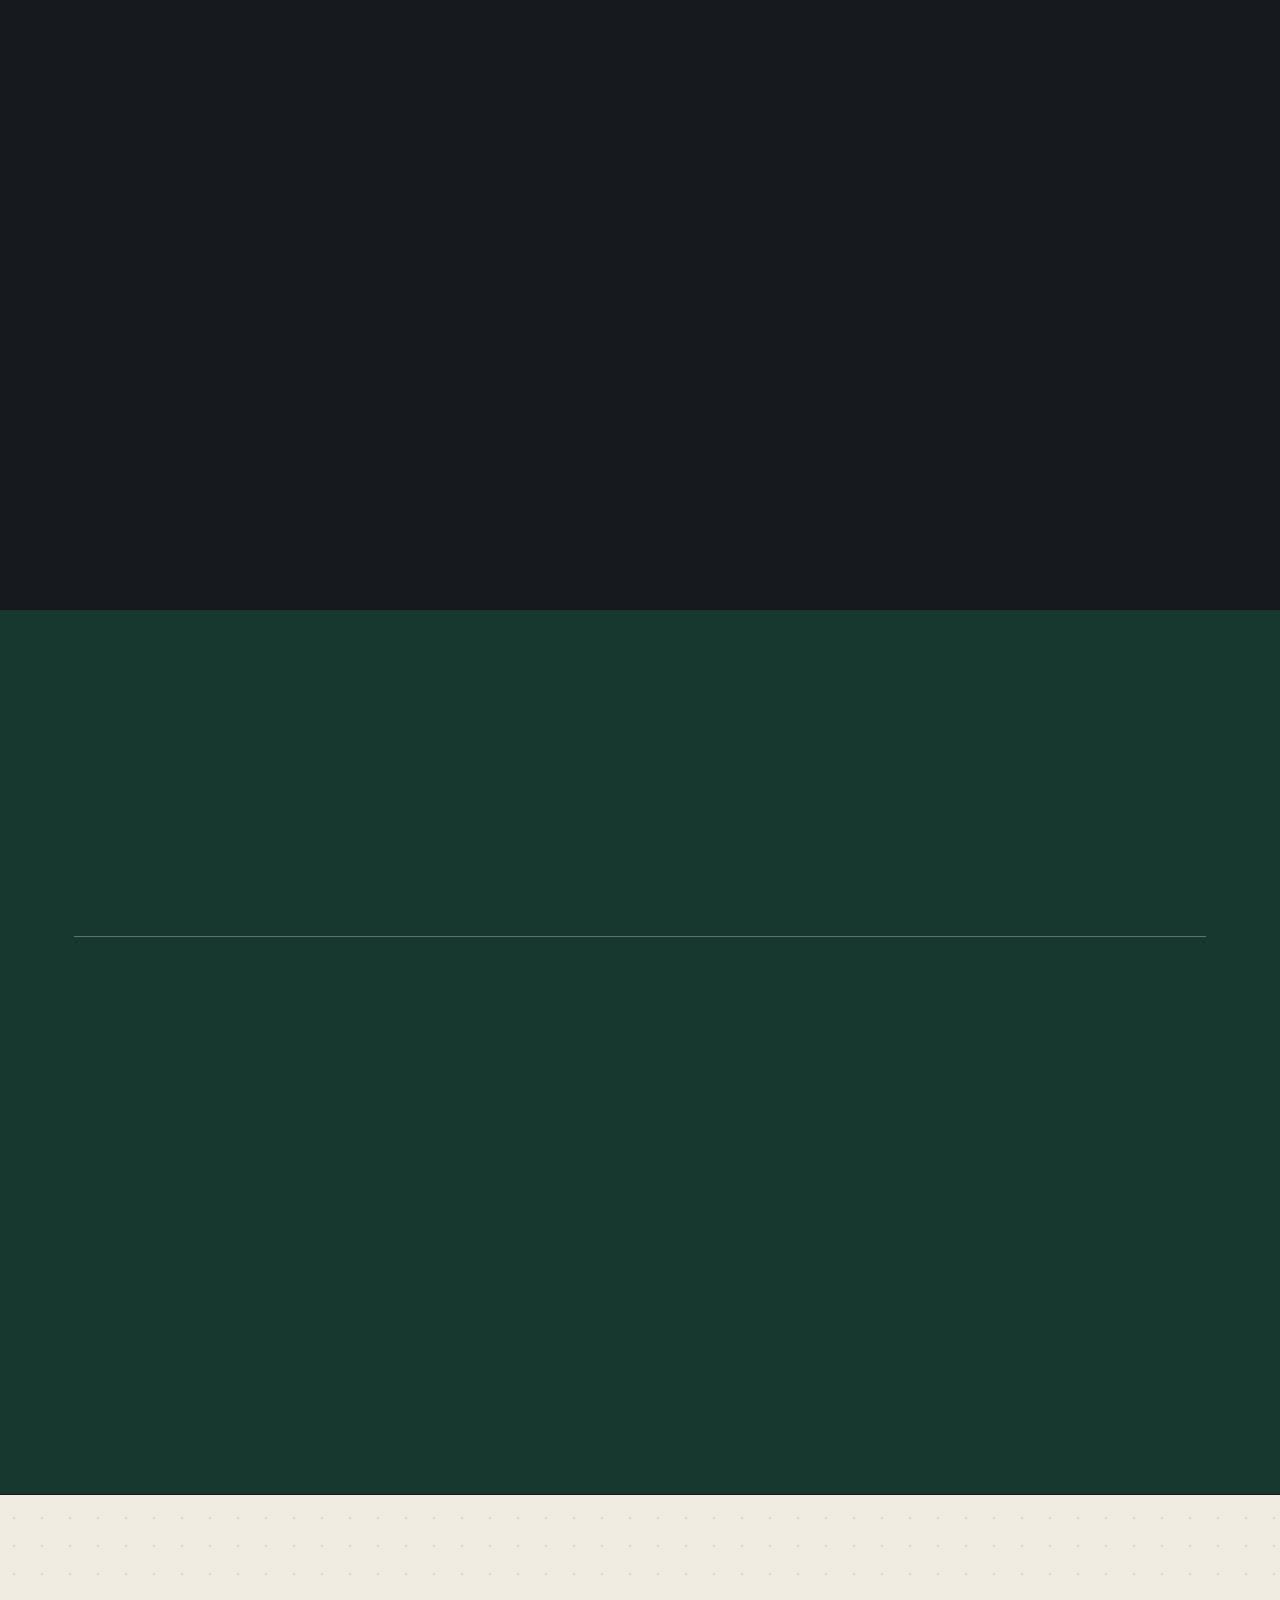
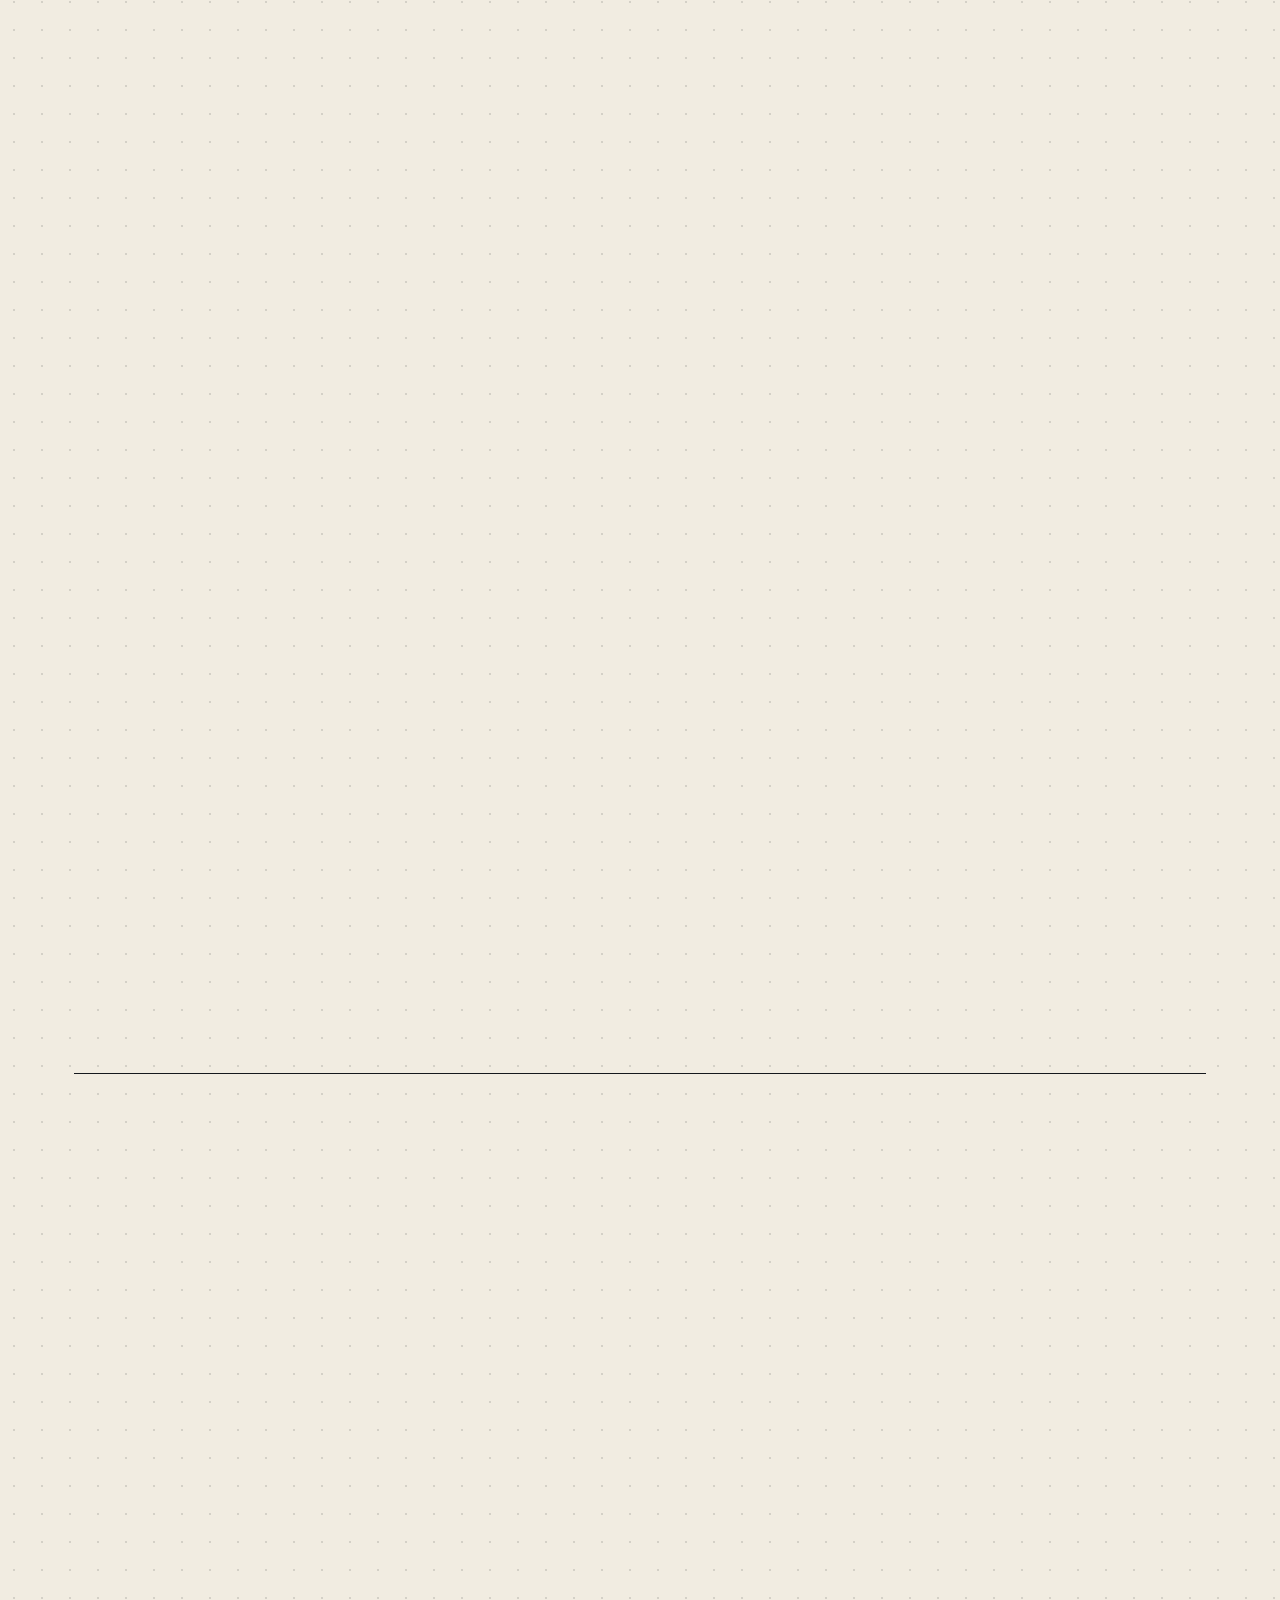
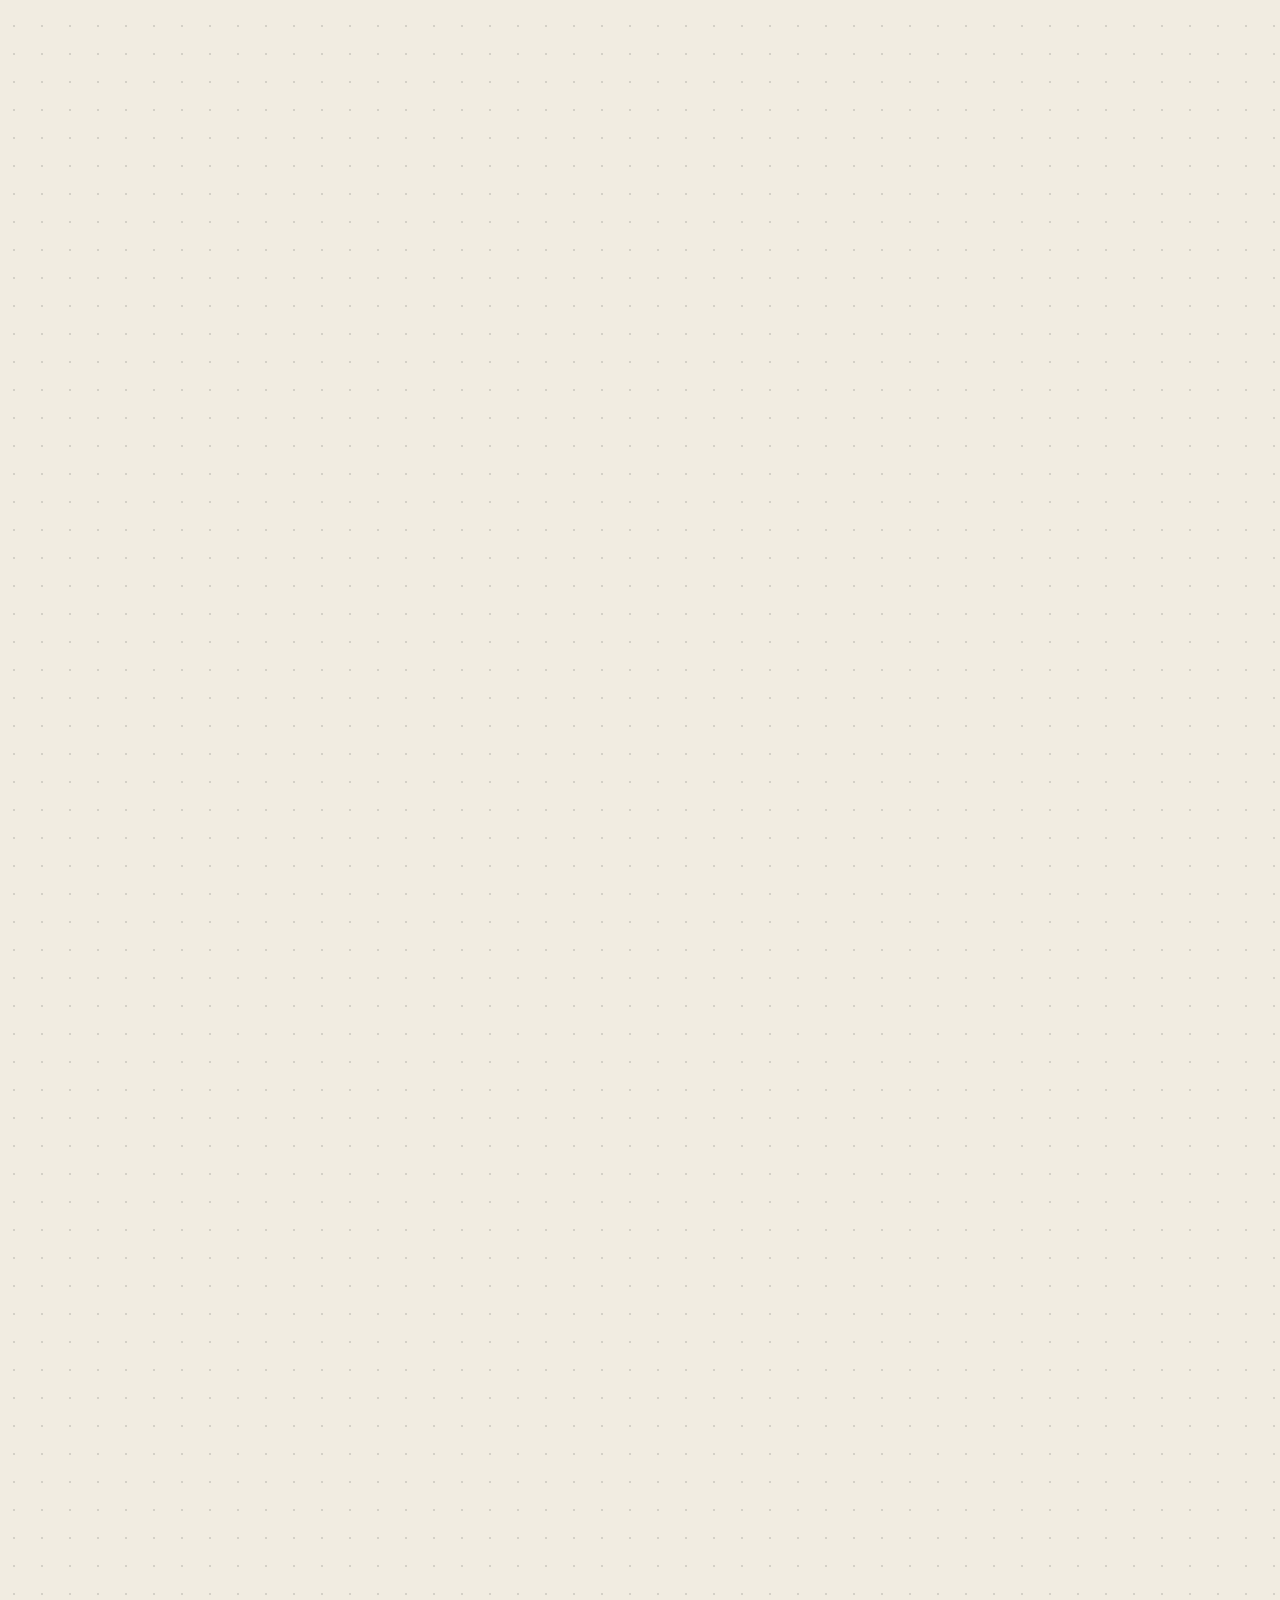
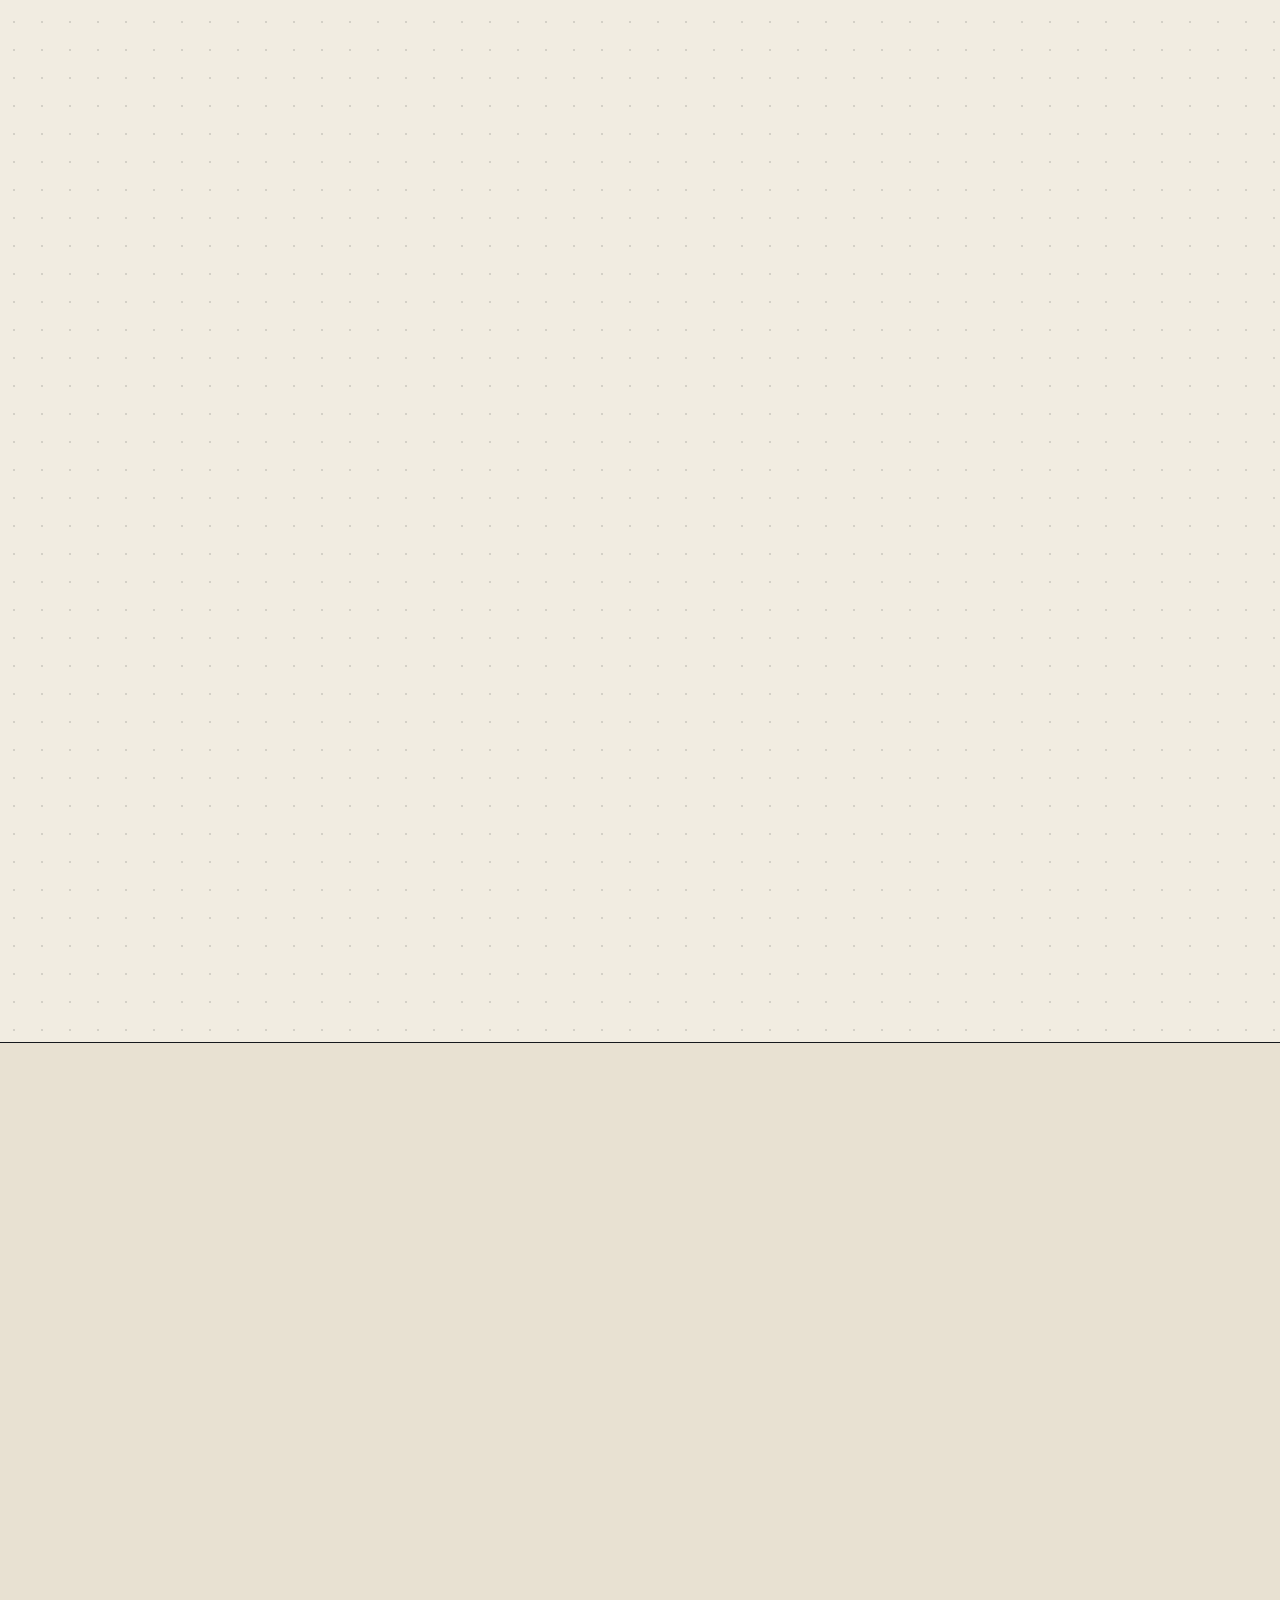
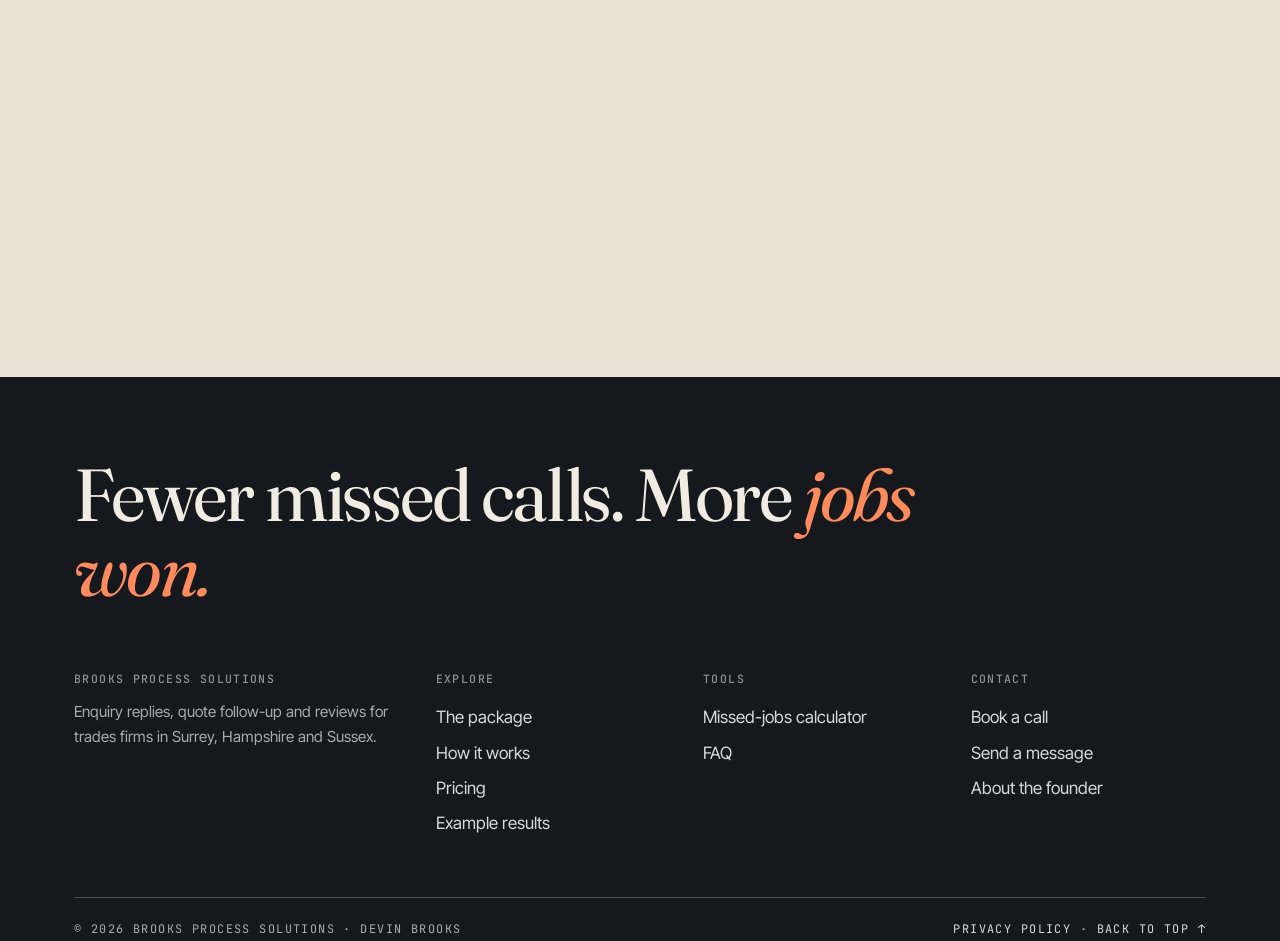
<file: trades.html>
<!DOCTYPE html>
<html lang="en-GB">
<head>
<meta charset="UTF-8">
<meta name="viewport" content="width=device-width, initial-scale=1.0">
<meta name="robots" content="noindex">
<meta http-equiv="refresh" content="0; url=./">
<link rel="canonical" href="https://devinb96.github.io/">
<title>Moved | Brooks Process Solutions</title>
<style>body{font:17px/1.6 system-ui,sans-serif;background:#f1ece1;color:#15181d;padding:40px 24px}a{color:#a8300b}</style>
</head>
<body>
<p>This page has moved to our home page. <a href="./">Continue &rarr;</a></p>
</body>
</html>
</file>
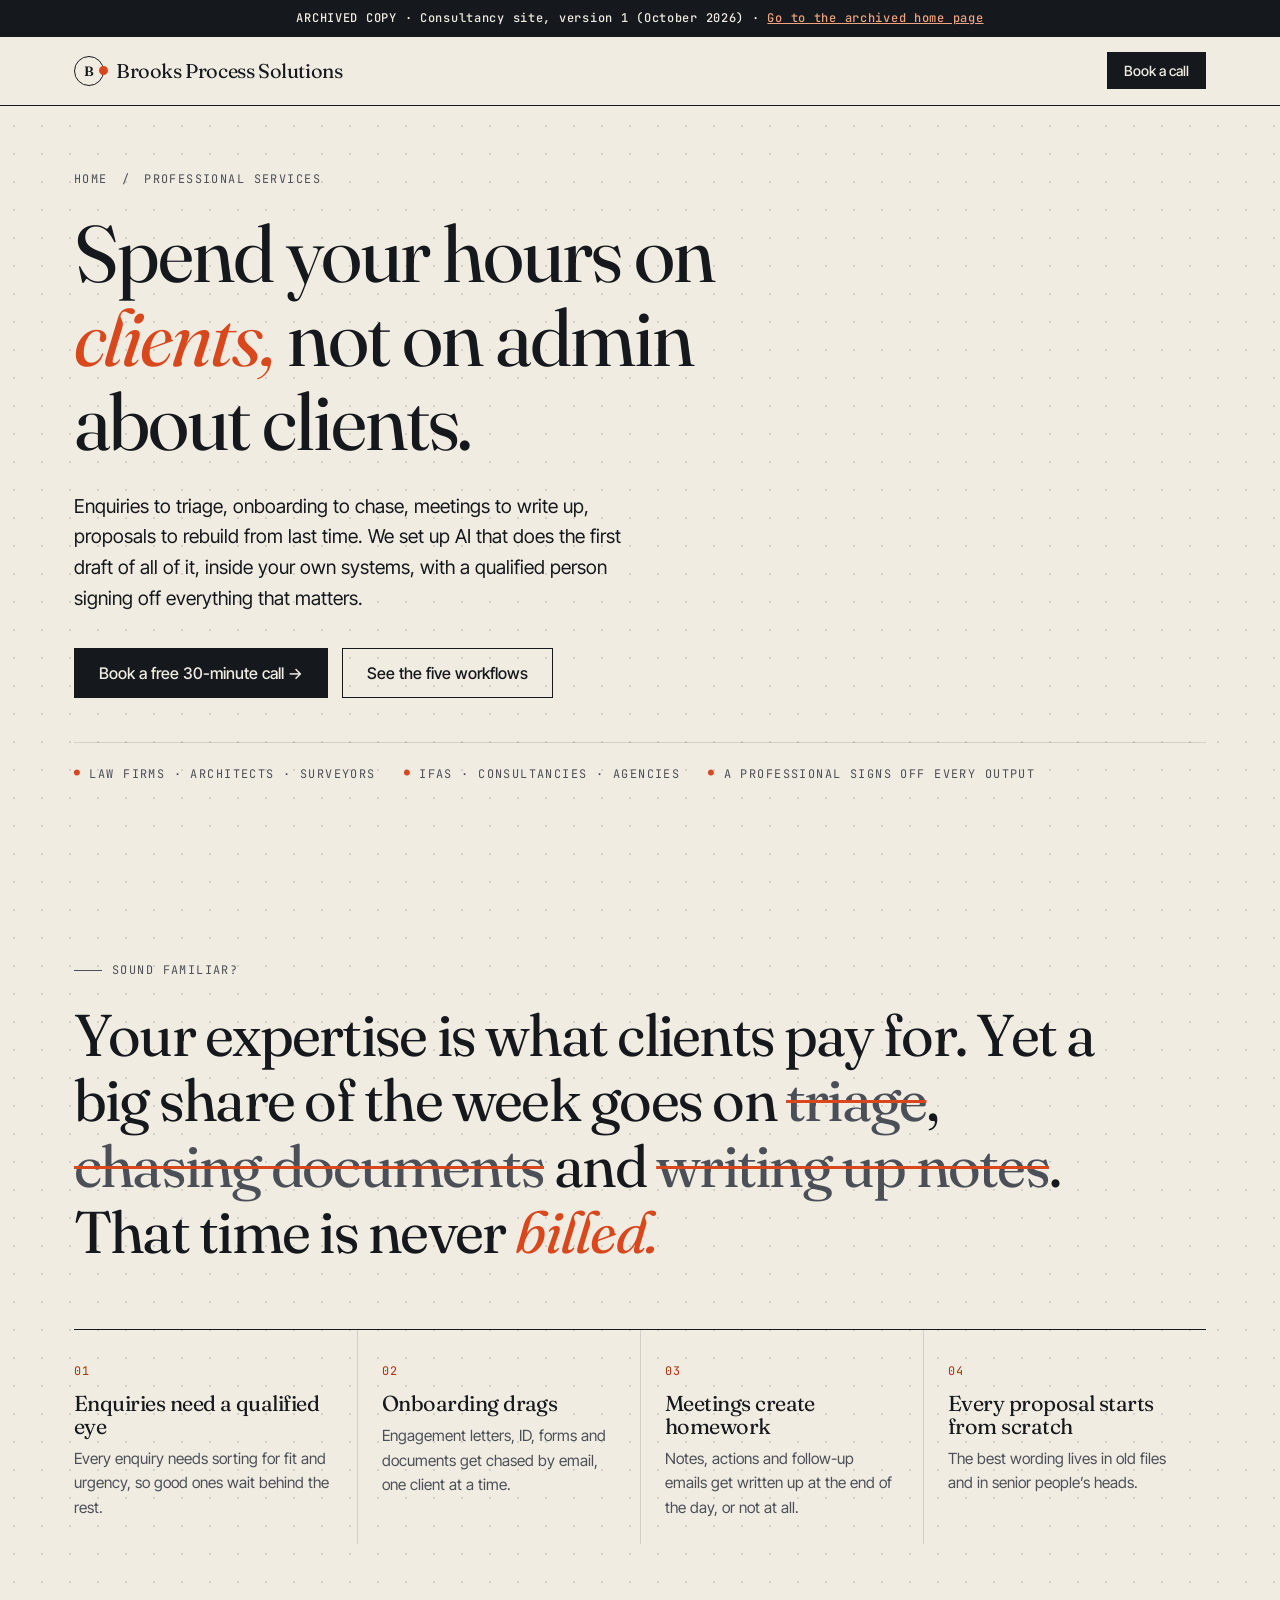
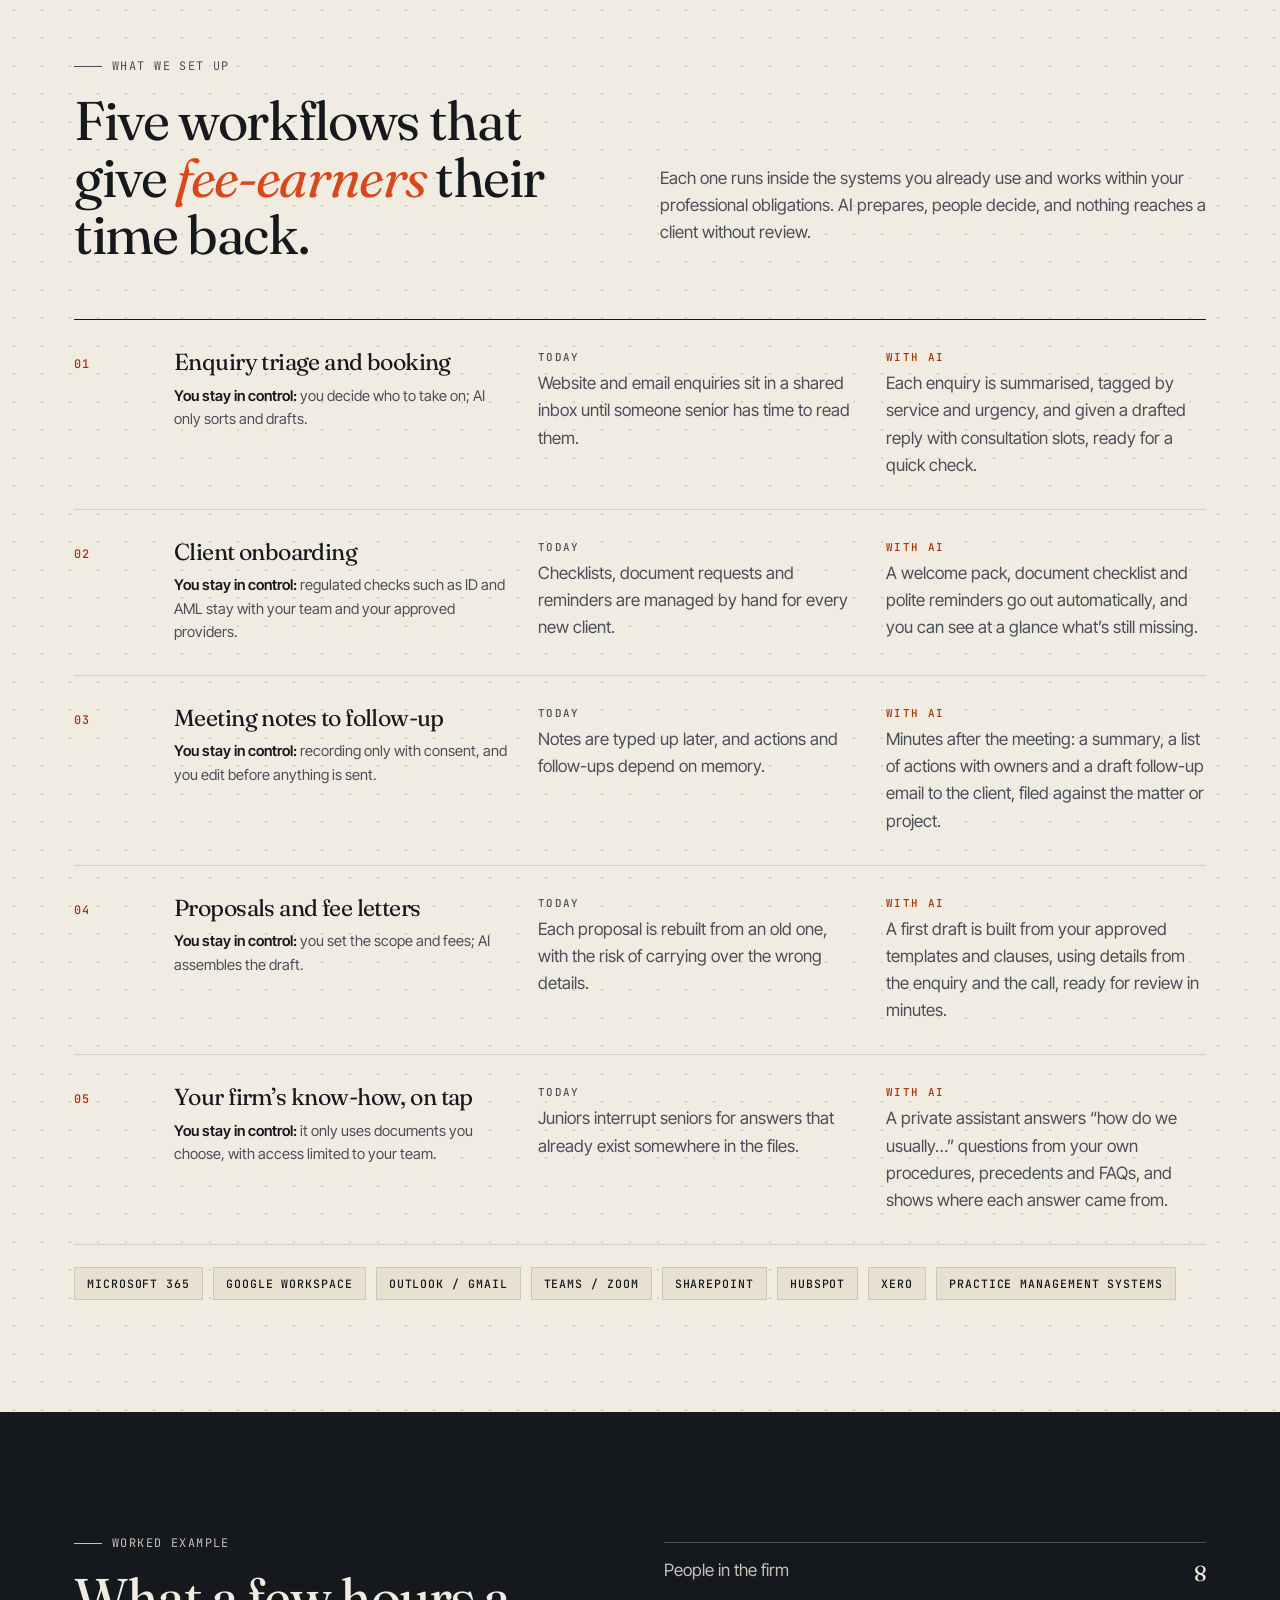
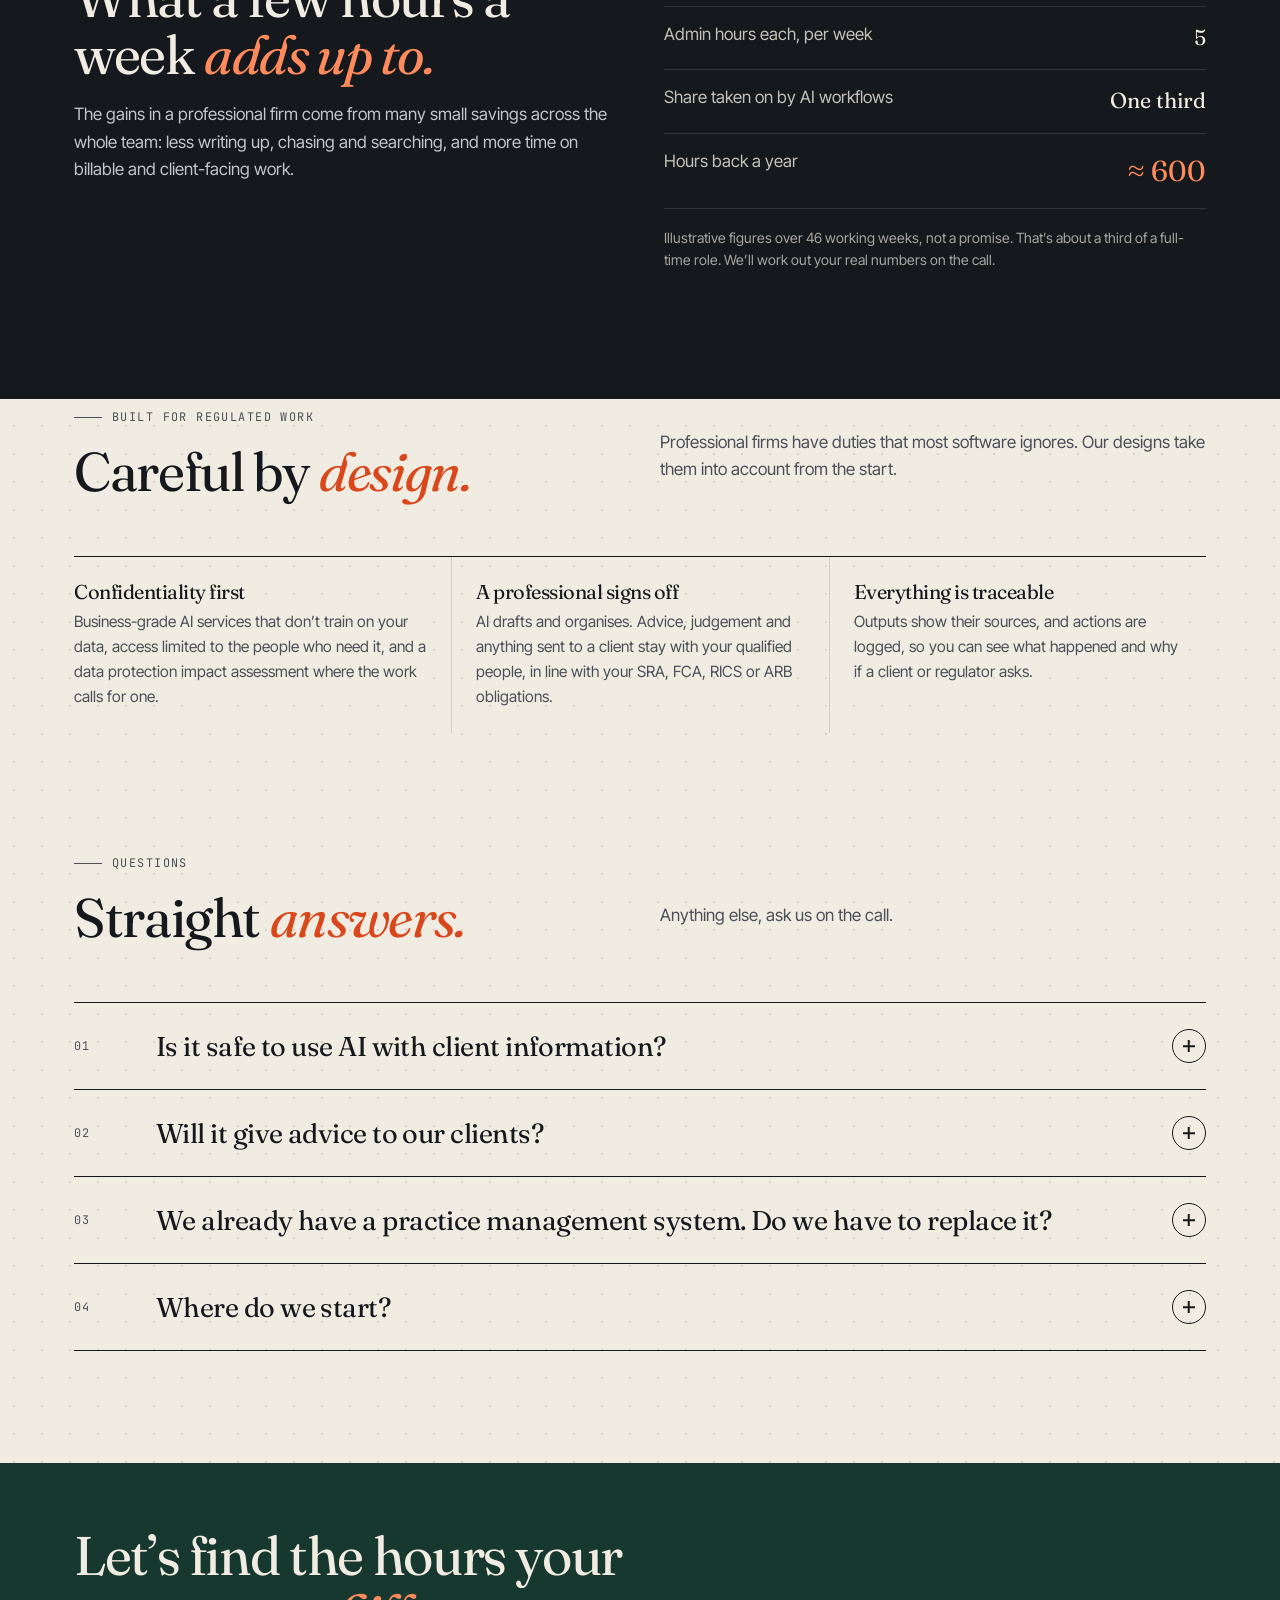
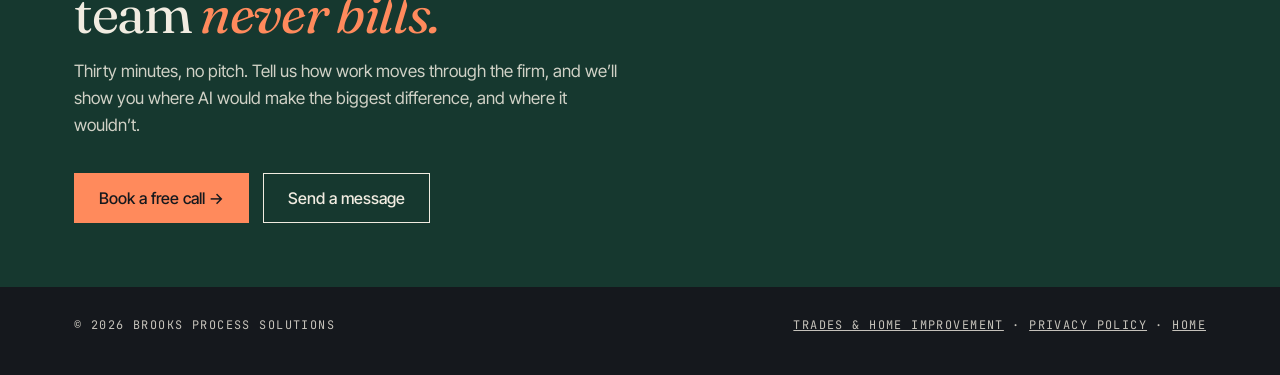
<file: archive/consultancy-v1/professional-services.html>
<!DOCTYPE html>
<html lang="en-GB">
<head>
<meta charset="UTF-8">
<meta name="robots" content="noindex, nofollow">
<meta name="viewport" content="width=device-width, initial-scale=1.0">
<title>AI for professional services firms | Brooks Process Solutions</title>
<meta name="description" content="Faster enquiry replies, smoother onboarding, meeting notes that write their own follow-ups and first drafts of proposals. AI workflows for UK law firms, architects, surveyors, IFAs, consultancies and agencies, with a professional signing off every output.">
<meta name="color-scheme" content="only light">
<meta property="og:title" content="AI for professional services firms">
<meta property="og:description" content="Spend your hours on clients, not on admin about clients. AI workflows for UK professional services firms.">
<meta property="og:type" content="website">
<meta property="og:locale" content="en_GB">
<link rel="icon" href="../../assets/favicon.svg" type="image/svg+xml">
<link rel="preconnect" href="https://fonts.googleapis.com">
<link rel="preconnect" href="https://fonts.gstatic.com" crossorigin>
<link href="https://fonts.googleapis.com/css2?family=Fraunces:ital,opsz,wght@0,9..144,400;1,9..144,400&family=Inter+Tight:wght@400;500;600&family=JetBrains+Mono:wght@500&display=swap" rel="stylesheet">
<link rel="stylesheet" href="../../assets/styles.css">
<link rel="stylesheet" href="../../assets/sector.css">
</head>
<body class="sector">
<div style="background:#15181d;color:#f1ece1;font:500 .75rem/1.4 'JetBrains Mono',monospace;letter-spacing:.06em;padding:10px 16px;text-align:center">ARCHIVED COPY · Consultancy site, version 1 (October 2026) · <a href="./" style="color:#f0a37f">Go to the archived home page</a></div>
<a class="skip" href="#main">Skip to content</a>

<header>
  <div class="wrap bar">
    <a class="logo" href="./" aria-label="Brooks Process Solutions, home"><i>B</i>Brooks Process Solutions</a>
    <a class="btn sm" href="./#book">Book a call</a>
  </div>
</header>

<main id="main">
<div class="hero">
  <div class="wrap">
    <div class="crumbs mono"><a href="./">Home</a><span aria-hidden="true">/</span><span>Professional services</span></div>
    <h1>Spend your hours on <em>clients,</em> not on admin about clients.</h1>
    <p class="lead">Enquiries to triage, onboarding to chase, meetings to write up, proposals to rebuild from last time. We set up AI that does the first draft of all of it, inside your own systems, with a qualified person signing off everything that matters.</p>
    <div class="cta">
      <a class="btn" href="./#book">Book a free 30-minute call &rarr;</a>
      <a class="btn out" href="#workflows">See the five workflows</a>
    </div>
    <div class="hero-meta mono"><span>Law firms · architects · surveyors</span><span>IFAs · consultancies · agencies</span><span>A professional signs off every output</span></div>
  </div>
</div>

<section class="tax" aria-labelledby="pain-h">
  <div class="wrap">
    <span class="mono tag">Sound familiar?</span>
    <h2 id="pain-h" class="statement">Your expertise is what clients pay for. Yet a big share of the week goes on <s>triage</s>, <s>chasing documents</s> and <s>writing up notes</s>. That time is never <em>billed.</em></h2>
    <div class="symptoms">
      <div class="symptom"><span class="mono">01</span><h3>Enquiries need a qualified eye</h3><p>Every enquiry needs sorting for fit and urgency, so good ones wait behind the rest.</p></div>
      <div class="symptom"><span class="mono">02</span><h3>Onboarding drags</h3><p>Engagement letters, ID, forms and documents get chased by email, one client at a time.</p></div>
      <div class="symptom"><span class="mono">03</span><h3>Meetings create homework</h3><p>Notes, actions and follow-up emails get written up at the end of the day, or not at all.</p></div>
      <div class="symptom"><span class="mono">04</span><h3>Every proposal starts from scratch</h3><p>The best wording lives in old files and in senior people’s heads.</p></div>
    </div>
  </div>
</section>

<section id="workflows" class="tight-top">
  <div class="wrap">
    <div class="sec-head">
      <div><span class="mono tag">What we set up</span><h2>Five workflows that give <em>fee-earners</em> their time back.</h2></div>
      <p>Each one runs inside the systems you already use and works within your professional obligations. AI prepares, people decide, and nothing reaches a client without review.</p>
    </div>
    <div class="flows">
      <div class="flowrow">
        <span class="n">01</span>
        <div><h3>Enquiry triage and booking</h3><p class="ctrl"><b>You stay in control:</b> you decide who to take on; AI only sorts and drafts.</p></div>
        <div><span class="lbl">Today</span><p>Website and email enquiries sit in a shared inbox until someone senior has time to read them.</p></div>
        <div class="ai"><span class="lbl">With AI</span><p>Each enquiry is summarised, tagged by service and urgency, and given a drafted reply with consultation slots, ready for a quick check.</p></div>
      </div>
      <div class="flowrow">
        <span class="n">02</span>
        <div><h3>Client onboarding</h3><p class="ctrl"><b>You stay in control:</b> regulated checks such as ID and AML stay with your team and your approved providers.</p></div>
        <div><span class="lbl">Today</span><p>Checklists, document requests and reminders are managed by hand for every new client.</p></div>
        <div class="ai"><span class="lbl">With AI</span><p>A welcome pack, document checklist and polite reminders go out automatically, and you can see at a glance what’s still missing.</p></div>
      </div>
      <div class="flowrow">
        <span class="n">03</span>
        <div><h3>Meeting notes to follow-up</h3><p class="ctrl"><b>You stay in control:</b> recording only with consent, and you edit before anything is sent.</p></div>
        <div><span class="lbl">Today</span><p>Notes are typed up later, and actions and follow-ups depend on memory.</p></div>
        <div class="ai"><span class="lbl">With AI</span><p>Minutes after the meeting: a summary, a list of actions with owners and a draft follow-up email to the client, filed against the matter or project.</p></div>
      </div>
      <div class="flowrow">
        <span class="n">04</span>
        <div><h3>Proposals and fee letters</h3><p class="ctrl"><b>You stay in control:</b> you set the scope and fees; AI assembles the draft.</p></div>
        <div><span class="lbl">Today</span><p>Each proposal is rebuilt from an old one, with the risk of carrying over the wrong details.</p></div>
        <div class="ai"><span class="lbl">With AI</span><p>A first draft is built from your approved templates and clauses, using details from the enquiry and the call, ready for review in minutes.</p></div>
      </div>
      <div class="flowrow">
        <span class="n">05</span>
        <div><h3>Your firm’s know-how, on tap</h3><p class="ctrl"><b>You stay in control:</b> it only uses documents you choose, with access limited to your team.</p></div>
        <div><span class="lbl">Today</span><p>Juniors interrupt seniors for answers that already exist somewhere in the files.</p></div>
        <div class="ai"><span class="lbl">With AI</span><p>A private assistant answers “how do we usually…” questions from your own procedures, precedents and FAQs, and shows where each answer came from.</p></div>
      </div>
    </div>
    <div class="toolrow" aria-label="Examples of tools we connect">
      <span>Microsoft 365</span><span>Google Workspace</span><span>Outlook / Gmail</span><span>Teams / Zoom</span><span>SharePoint</span><span>HubSpot</span><span>Xero</span><span>Practice management systems</span>
    </div>
  </div>
</section>

<section class="dark">
  <div class="wrap example">
    <div>
      <span class="mono tag" style="color:#f1ece1cc">Worked example</span>
      <h2 style="margin-top:16px">What a few hours a week <em>adds up to.</em></h2>
      <p style="margin-top:18px">The gains in a professional firm come from many small savings across the whole team: less writing up, chasing and searching, and more time on billable and client-facing work.</p>
    </div>
    <div>
      <dl class="sums">
        <div><dt>People in the firm</dt><dd>8</dd></div>
        <div><dt>Admin hours each, per week</dt><dd>5</dd></div>
        <div><dt>Share taken on by AI workflows</dt><dd>One third</dd></div>
        <div class="total"><dt>Hours back a year</dt><dd>≈ 600</dd></div>
      </dl>
      <p class="note">Illustrative figures over 46 working weeks, not a promise. That’s about a third of a full-time role. We’ll work out your real numbers on the call.</p>
    </div>
  </div>
</section>

<section class="tight-top">
  <div class="wrap">
    <div class="sec-head">
      <div><span class="mono tag">Built for regulated work</span><h2>Careful by <em>design.</em></h2></div>
      <p>Professional firms have duties that most software ignores. Our designs take them into account from the start.</p>
    </div>
    <div class="guard">
      <div><h3>Confidentiality first</h3><p>Business-grade AI services that don’t train on your data, access limited to the people who need it, and a data protection impact assessment where the work calls for one.</p></div>
      <div><h3>A professional signs off</h3><p>AI drafts and organises. Advice, judgement and anything sent to a client stay with your qualified people, in line with your SRA, FCA, RICS or ARB obligations.</p></div>
      <div><h3>Everything is traceable</h3><p>Outputs show their sources, and actions are logged, so you can see what happened and why if a client or regulator asks.</p></div>
    </div>
  </div>
</section>

<section class="tight-top">
  <div class="wrap">
    <div class="sec-head">
      <div><span class="mono tag">Questions</span><h2>Straight <em>answers.</em></h2></div>
      <p>Anything else, ask us on the call.</p>
    </div>
    <div class="faq">
      <details><summary><span class="mono">01</span>Is it safe to use AI with client information?<span class="pm"></span></summary><div class="ans"><p>It can be, if it’s set up properly. We use business-grade services with contractual data protections, keep data in your own accounts, limit what each step can see, and document it all so you can show your regulator and insurer how it works.</p></div></details>
      <details><summary><span class="mono">02</span>Will it give advice to our clients?<span class="pm"></span></summary><div class="ans"><p>No. The workflows handle admin, drafting and organisation. Professional advice stays with your qualified people, and nothing reaches a client without review.</p></div></details>
      <details><summary><span class="mono">03</span>We already have a practice management system. Do we have to replace it?<span class="pm"></span></summary><div class="ans"><p>No. We build around the systems you already have and connect to them where they allow it. Our job is to make your current tools work harder, not to sell you new ones.</p></div></details>
      <details><summary><span class="mono">04</span>Where do we start?<span class="pm"></span></summary><div class="ans"><p>With a short audit: we map how enquiries, onboarding and client work move through the firm, then build the one or two workflows that will save the most time first. You see results before committing to more, tracked on a live <a href="../../results.html">results dashboard</a>.</p></div></details>
    </div>
  </div>
</section>

<section class="band">
  <div class="wrap">
    <h2>Let’s find the hours your team <em>never bills.</em></h2>
    <p>Thirty minutes, no pitch. Tell us how work moves through the firm, and we’ll show you where AI would make the biggest difference, and where it wouldn’t.</p>
    <div class="cta">
      <a class="btn" href="./#book">Book a free call &rarr;</a>
      <a class="btn out" href="./#contact">Send a message</a>
    </div>
  </div>
</section>
</main>

<footer class="sector-foot">
  <div class="wrap mono">
    <span>© 2026 Brooks Process Solutions</span>
    <span><a href="trades.html">Trades &amp; home improvement</a> · <a href="../../privacy.html">Privacy policy</a> · <a href="./">Home</a></span>
  </div>
</footer>
</body>
</html>
</file>
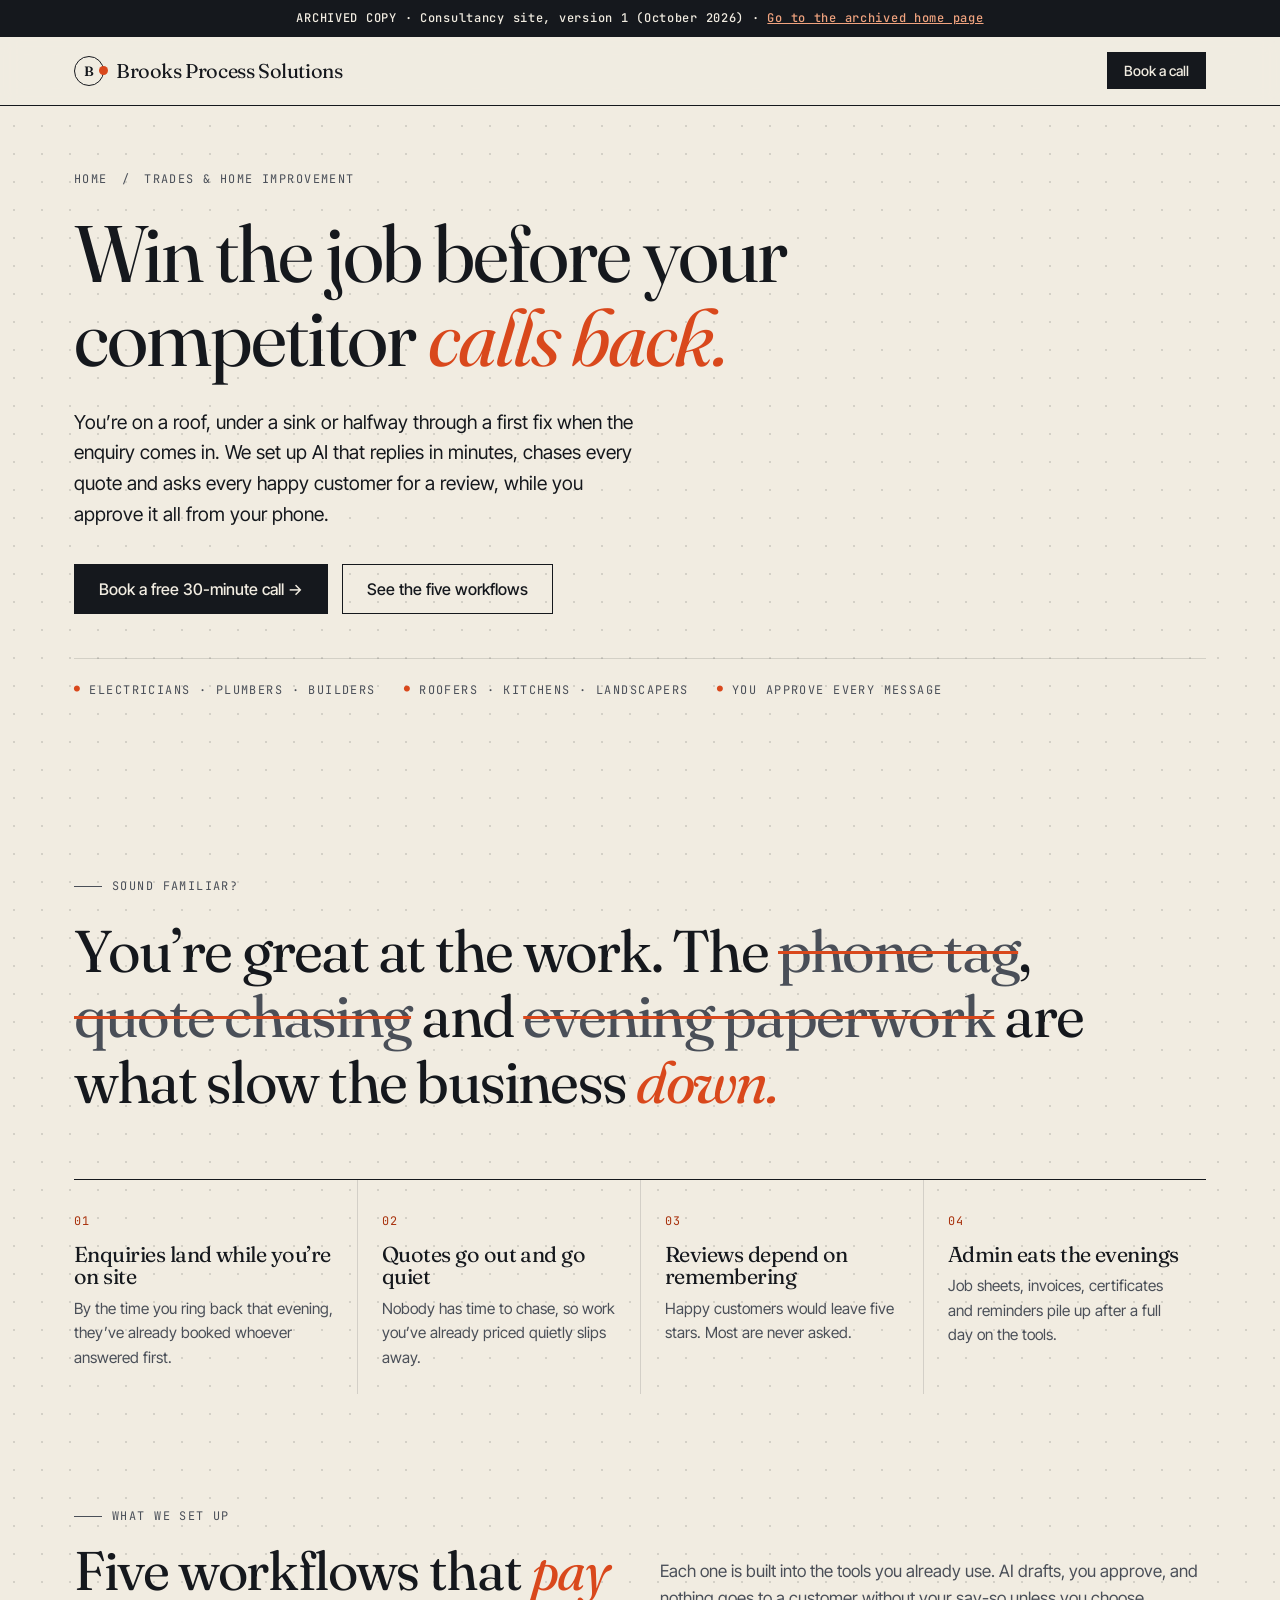
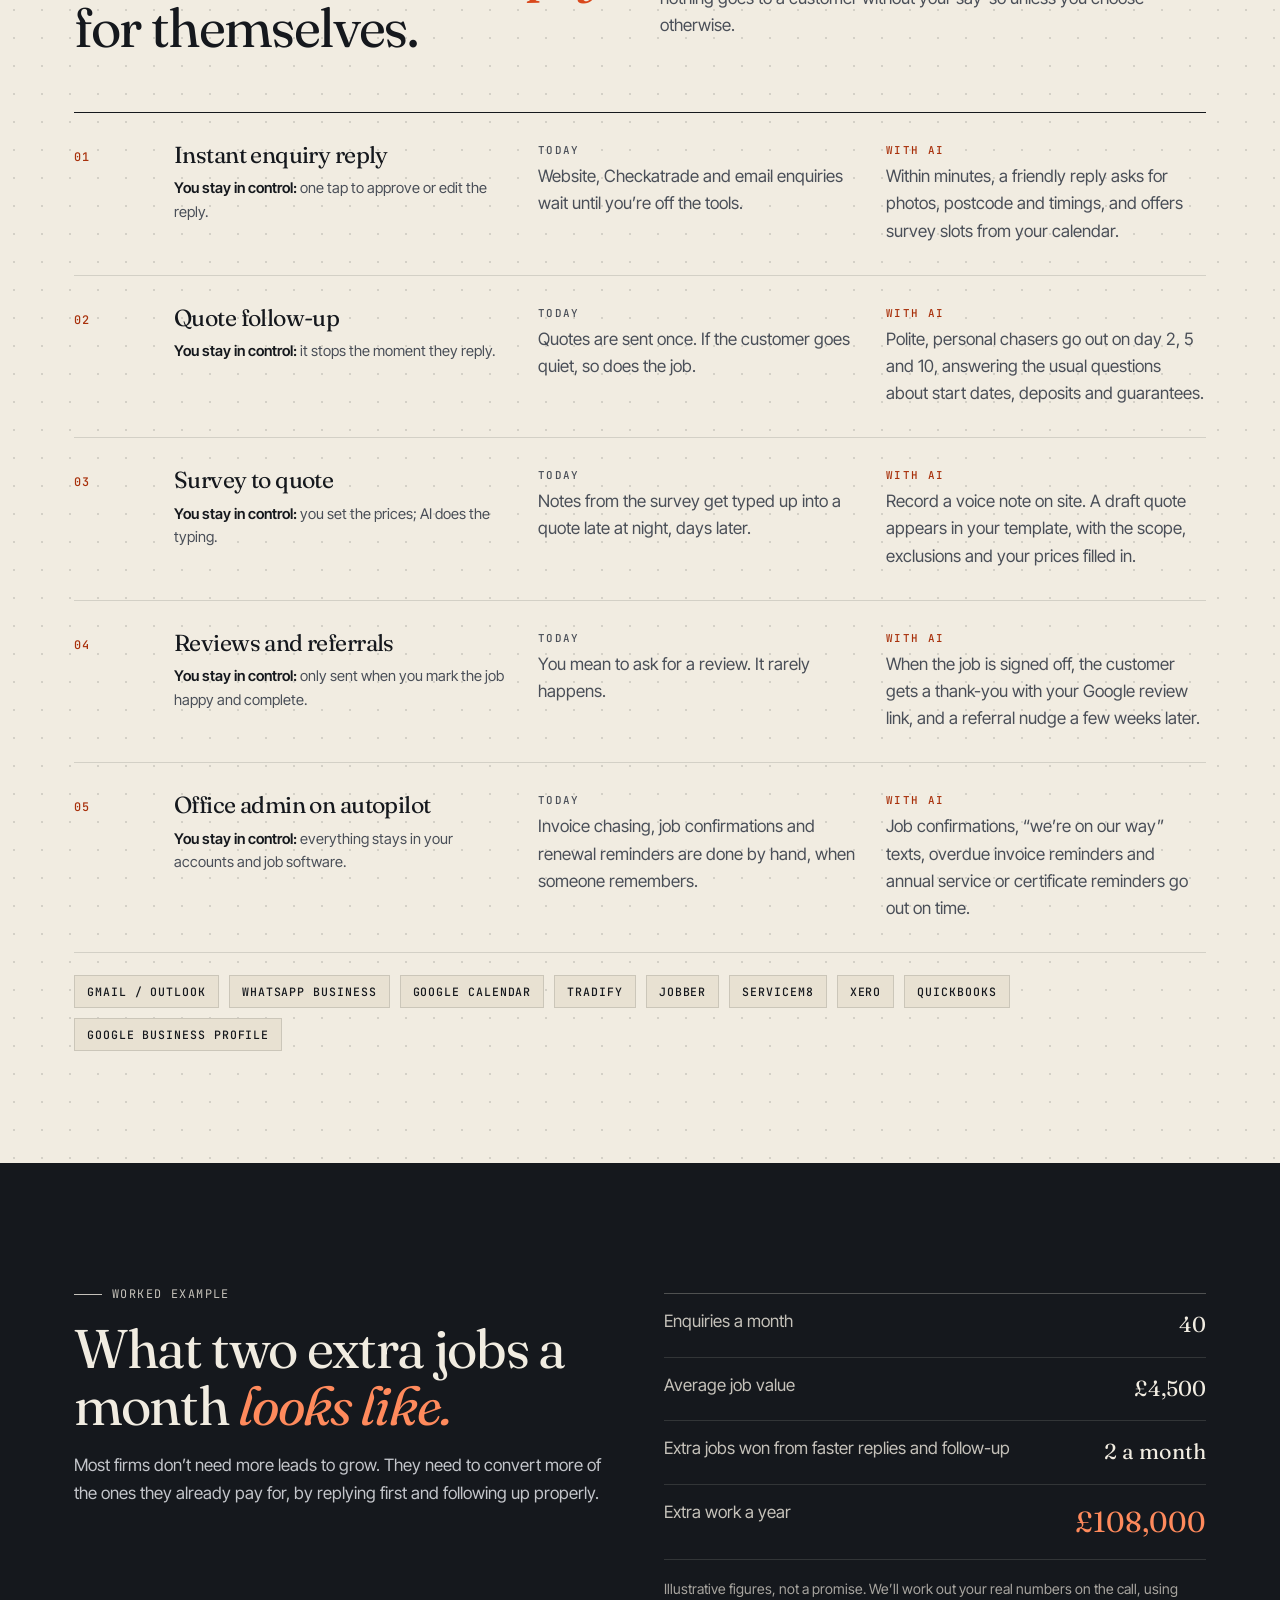
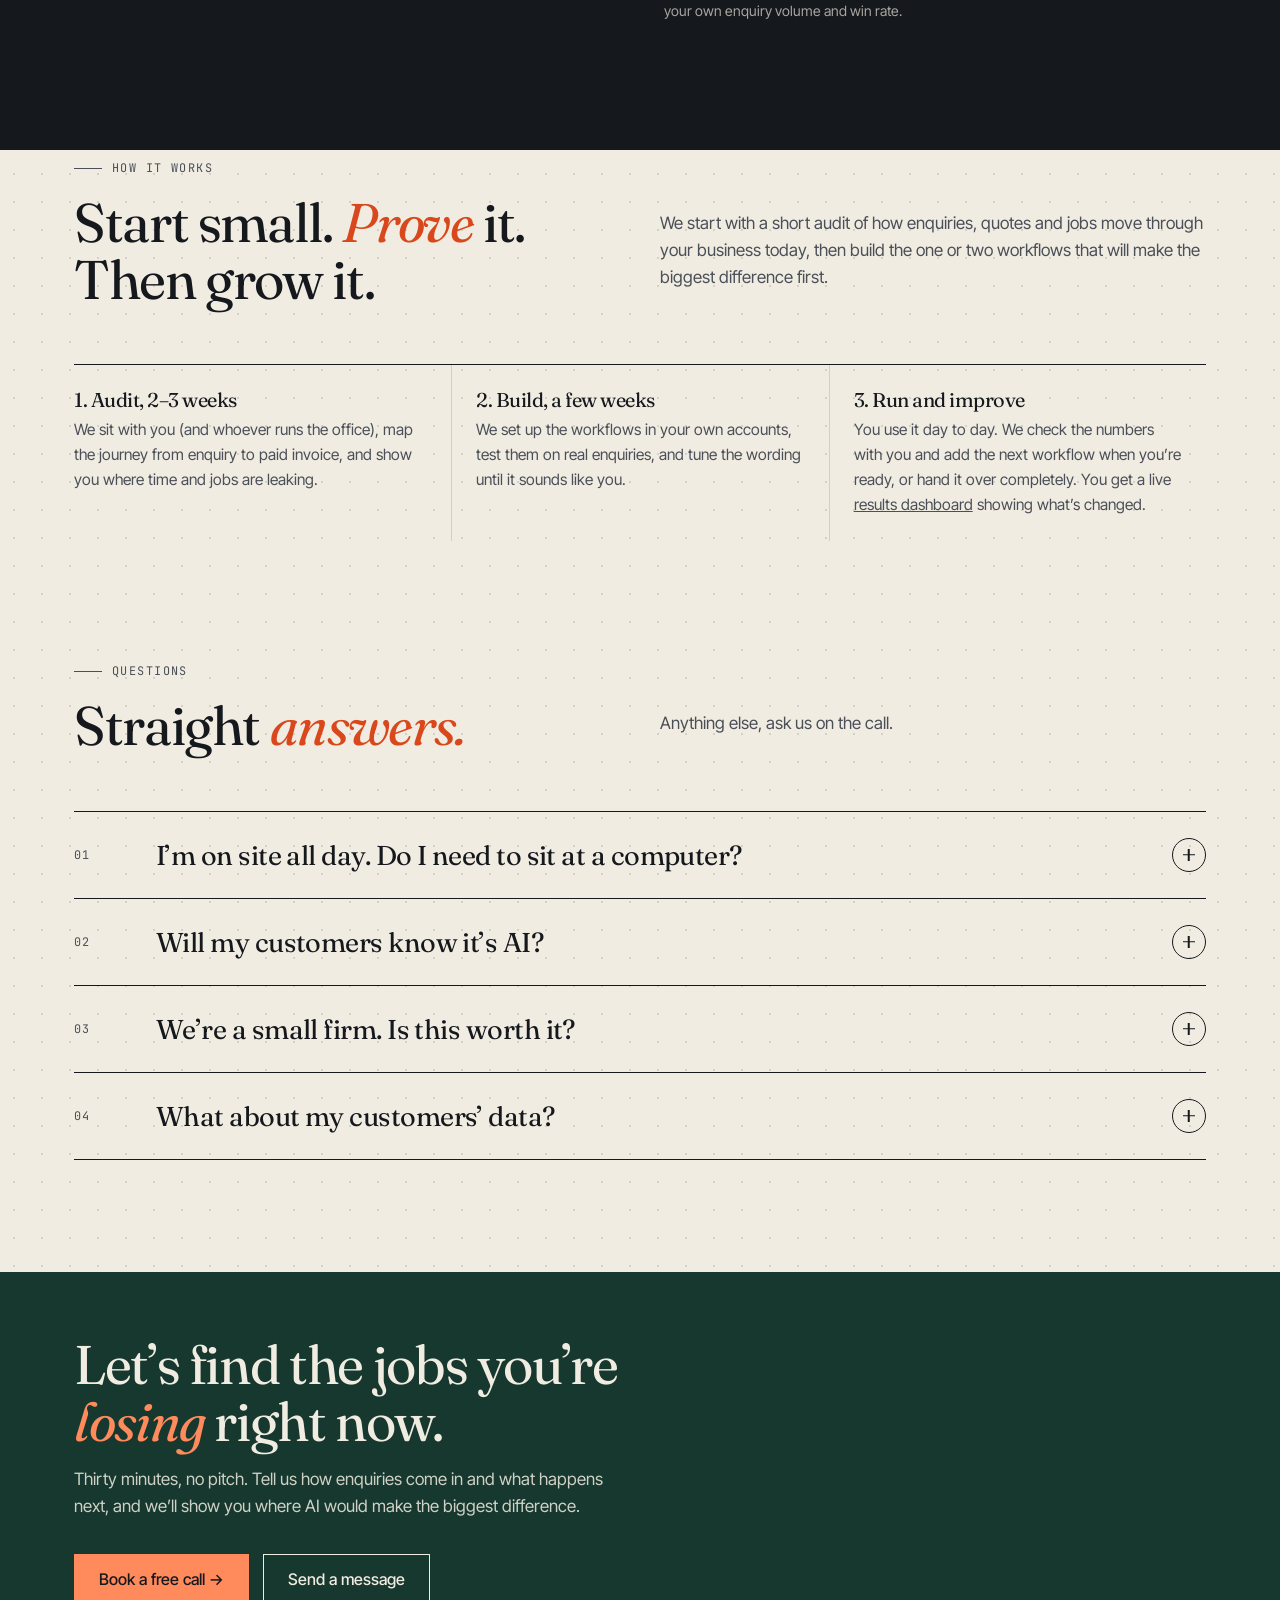
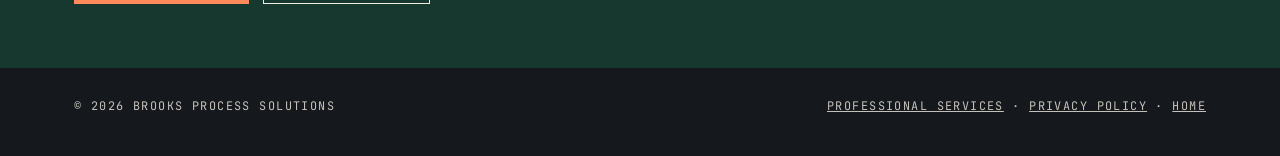
<file: archive/consultancy-v1/trades.html>
<!DOCTYPE html>
<html lang="en-GB">
<head>
<meta charset="UTF-8">
<meta name="robots" content="noindex, nofollow">
<meta name="viewport" content="width=device-width, initial-scale=1.0">
<title>AI for trades and home improvement firms | Brooks Process Solutions</title>
<meta name="description" content="Reply to every enquiry in minutes, follow up every quote and ask every happy customer for a review, without more evenings on admin. AI workflows for UK trades firms, with you approving what goes out.">
<meta name="color-scheme" content="only light">
<meta property="og:title" content="AI for trades and home improvement firms">
<meta property="og:description" content="Win the job before your competitor calls back. AI workflows for UK trades firms, built into the tools you already use.">
<meta property="og:type" content="website">
<meta property="og:locale" content="en_GB">
<link rel="icon" href="../../assets/favicon.svg" type="image/svg+xml">
<link rel="preconnect" href="https://fonts.googleapis.com">
<link rel="preconnect" href="https://fonts.gstatic.com" crossorigin>
<link href="https://fonts.googleapis.com/css2?family=Fraunces:ital,opsz,wght@0,9..144,400;1,9..144,400&family=Inter+Tight:wght@400;500;600&family=JetBrains+Mono:wght@500&display=swap" rel="stylesheet">
<link rel="stylesheet" href="../../assets/styles.css">
<link rel="stylesheet" href="../../assets/sector.css">
</head>
<body class="sector">
<div style="background:#15181d;color:#f1ece1;font:500 .75rem/1.4 'JetBrains Mono',monospace;letter-spacing:.06em;padding:10px 16px;text-align:center">ARCHIVED COPY · Consultancy site, version 1 (October 2026) · <a href="./" style="color:#f0a37f">Go to the archived home page</a></div>
<a class="skip" href="#main">Skip to content</a>

<header>
  <div class="wrap bar">
    <a class="logo" href="./" aria-label="Brooks Process Solutions, home"><i>B</i>Brooks Process Solutions</a>
    <a class="btn sm" href="./#book">Book a call</a>
  </div>
</header>

<main id="main">
<div class="hero">
  <div class="wrap">
    <div class="crumbs mono"><a href="./">Home</a><span aria-hidden="true">/</span><span>Trades &amp; home improvement</span></div>
    <h1>Win the job before your competitor <em>calls back.</em></h1>
    <p class="lead">You’re on a roof, under a sink or halfway through a first fix when the enquiry comes in. We set up AI that replies in minutes, chases every quote and asks every happy customer for a review, while you approve it all from your phone.</p>
    <div class="cta">
      <a class="btn" href="./#book">Book a free 30-minute call &rarr;</a>
      <a class="btn out" href="#workflows">See the five workflows</a>
    </div>
    <div class="hero-meta mono"><span>Electricians · plumbers · builders</span><span>Roofers · kitchens · landscapers</span><span>You approve every message</span></div>
  </div>
</div>

<section class="tax" aria-labelledby="pain-h">
  <div class="wrap">
    <span class="mono tag">Sound familiar?</span>
    <h2 id="pain-h" class="statement">You’re great at the work. The <s>phone tag</s>, <s>quote chasing</s> and <s>evening paperwork</s> are what slow the business <em>down.</em></h2>
    <div class="symptoms">
      <div class="symptom"><span class="mono">01</span><h3>Enquiries land while you’re on site</h3><p>By the time you ring back that evening, they’ve already booked whoever answered first.</p></div>
      <div class="symptom"><span class="mono">02</span><h3>Quotes go out and go quiet</h3><p>Nobody has time to chase, so work you’ve already priced quietly slips away.</p></div>
      <div class="symptom"><span class="mono">03</span><h3>Reviews depend on remembering</h3><p>Happy customers would leave five stars. Most are never asked.</p></div>
      <div class="symptom"><span class="mono">04</span><h3>Admin eats the evenings</h3><p>Job sheets, invoices, certificates and reminders pile up after a full day on the tools.</p></div>
    </div>
  </div>
</section>

<section id="workflows" class="tight-top">
  <div class="wrap">
    <div class="sec-head">
      <div><span class="mono tag">What we set up</span><h2>Five workflows that <em>pay</em> for themselves.</h2></div>
      <p>Each one is built into the tools you already use. AI drafts, you approve, and nothing goes to a customer without your say-so unless you choose otherwise.</p>
    </div>
    <div class="flows">
      <div class="flowrow">
        <span class="n">01</span>
        <div><h3>Instant enquiry reply</h3><p class="ctrl"><b>You stay in control:</b> one tap to approve or edit the reply.</p></div>
        <div><span class="lbl">Today</span><p>Website, Checkatrade and email enquiries wait until you’re off the tools.</p></div>
        <div class="ai"><span class="lbl">With AI</span><p>Within minutes, a friendly reply asks for photos, postcode and timings, and offers survey slots from your calendar.</p></div>
      </div>
      <div class="flowrow">
        <span class="n">02</span>
        <div><h3>Quote follow-up</h3><p class="ctrl"><b>You stay in control:</b> it stops the moment they reply.</p></div>
        <div><span class="lbl">Today</span><p>Quotes are sent once. If the customer goes quiet, so does the job.</p></div>
        <div class="ai"><span class="lbl">With AI</span><p>Polite, personal chasers go out on day 2, 5 and 10, answering the usual questions about start dates, deposits and guarantees.</p></div>
      </div>
      <div class="flowrow">
        <span class="n">03</span>
        <div><h3>Survey to quote</h3><p class="ctrl"><b>You stay in control:</b> you set the prices; AI does the typing.</p></div>
        <div><span class="lbl">Today</span><p>Notes from the survey get typed up into a quote late at night, days later.</p></div>
        <div class="ai"><span class="lbl">With AI</span><p>Record a voice note on site. A draft quote appears in your template, with the scope, exclusions and your prices filled in.</p></div>
      </div>
      <div class="flowrow">
        <span class="n">04</span>
        <div><h3>Reviews and referrals</h3><p class="ctrl"><b>You stay in control:</b> only sent when you mark the job happy and complete.</p></div>
        <div><span class="lbl">Today</span><p>You mean to ask for a review. It rarely happens.</p></div>
        <div class="ai"><span class="lbl">With AI</span><p>When the job is signed off, the customer gets a thank-you with your Google review link, and a referral nudge a few weeks later.</p></div>
      </div>
      <div class="flowrow">
        <span class="n">05</span>
        <div><h3>Office admin on autopilot</h3><p class="ctrl"><b>You stay in control:</b> everything stays in your accounts and job software.</p></div>
        <div><span class="lbl">Today</span><p>Invoice chasing, job confirmations and renewal reminders are done by hand, when someone remembers.</p></div>
        <div class="ai"><span class="lbl">With AI</span><p>Job confirmations, “we’re on our way” texts, overdue invoice reminders and annual service or certificate reminders go out on time.</p></div>
      </div>
    </div>
    <div class="toolrow" aria-label="Examples of tools we connect">
      <span>Gmail / Outlook</span><span>WhatsApp Business</span><span>Google Calendar</span><span>Tradify</span><span>Jobber</span><span>ServiceM8</span><span>Xero</span><span>QuickBooks</span><span>Google Business Profile</span>
    </div>
  </div>
</section>

<section class="dark">
  <div class="wrap example">
    <div>
      <span class="mono tag" style="color:#f1ece1cc">Worked example</span>
      <h2 style="margin-top:16px">What two extra jobs a month <em>looks like.</em></h2>
      <p style="margin-top:18px">Most firms don’t need more leads to grow. They need to convert more of the ones they already pay for, by replying first and following up properly.</p>
    </div>
    <div>
      <dl class="sums">
        <div><dt>Enquiries a month</dt><dd>40</dd></div>
        <div><dt>Average job value</dt><dd>£4,500</dd></div>
        <div><dt>Extra jobs won from faster replies and follow-up</dt><dd>2 a month</dd></div>
        <div class="total"><dt>Extra work a year</dt><dd>£108,000</dd></div>
      </dl>
      <p class="note">Illustrative figures, not a promise. We’ll work out your real numbers on the call, using your own enquiry volume and win rate.</p>
    </div>
  </div>
</section>

<section class="tight-top">
  <div class="wrap">
    <div class="sec-head">
      <div><span class="mono tag">How it works</span><h2>Start small. <em>Prove</em> it. Then grow it.</h2></div>
      <p>We start with a short audit of how enquiries, quotes and jobs move through your business today, then build the one or two workflows that will make the biggest difference first.</p>
    </div>
    <div class="guard">
      <div><h3>1. Audit, 2–3 weeks</h3><p>We sit with you (and whoever runs the office), map the journey from enquiry to paid invoice, and show you where time and jobs are leaking.</p></div>
      <div><h3>2. Build, a few weeks</h3><p>We set up the workflows in your own accounts, test them on real enquiries, and tune the wording until it sounds like you.</p></div>
      <div><h3>3. Run and improve</h3><p>You use it day to day. We check the numbers with you and add the next workflow when you’re ready, or hand it over completely. You get a live <a href="../../results.html">results dashboard</a> showing what’s changed.</p></div>
    </div>
  </div>
</section>

<section class="tight-top">
  <div class="wrap">
    <div class="sec-head">
      <div><span class="mono tag">Questions</span><h2>Straight <em>answers.</em></h2></div>
      <p>Anything else, ask us on the call.</p>
    </div>
    <div class="faq">
      <details><summary><span class="mono">01</span>I’m on site all day. Do I need to sit at a computer?<span class="pm"></span></summary><div class="ans"><p>No. Approvals come to your phone as a message or email you can approve with one tap, edit, or ignore. The point is to give you time back, not add another screen.</p></div></details>
      <details><summary><span class="mono">02</span>Will my customers know it’s AI?<span class="pm"></span></summary><div class="ans"><p>Messages are written in your voice and approved by you, so they’re your messages. If a customer asks, we’d always recommend being honest that you use tools to help you reply quickly.</p></div></details>
      <details><summary><span class="mono">03</span>We’re a small firm. Is this worth it?<span class="pm"></span></summary><div class="ans"><p>Often it matters most for small firms, because there’s no office team to pick up the slack. If one or two extra jobs a quarter would pay for it, it usually does. If it wouldn’t, we’ll tell you.</p></div></details>
      <details><summary><span class="mono">04</span>What about my customers’ data?<span class="pm"></span></summary><div class="ans"><p>Everything runs in accounts you own, on business plans with proper privacy terms, and only the details each step needs are used. We follow UK GDPR and put a simple data agreement in place with you.</p></div></details>
    </div>
  </div>
</section>

<section class="band">
  <div class="wrap">
    <h2>Let’s find the jobs you’re <em>losing</em> right now.</h2>
    <p>Thirty minutes, no pitch. Tell us how enquiries come in and what happens next, and we’ll show you where AI would make the biggest difference.</p>
    <div class="cta">
      <a class="btn" href="./#book">Book a free call &rarr;</a>
      <a class="btn out" href="./#contact">Send a message</a>
    </div>
  </div>
</section>
</main>

<footer class="sector-foot">
  <div class="wrap mono">
    <span>© 2026 Brooks Process Solutions</span>
    <span><a href="professional-services.html">Professional services</a> · <a href="../../privacy.html">Privacy policy</a> · <a href="./">Home</a></span>
  </div>
</footer>
</body>
</html>
</file>
<file: assets/styles.css>
/* ==========================================================================
   Brooks Process Solutions: editorial "process map" identity
   ========================================================================== */
:root{
  color-scheme:only light; /* the design is light-only: stop browsers auto-darkening it */
  --paper:#f1ece1; --paper2:#e8e1d2; --paper3:#ddd4c1; --ink:#15181d; --ink2:#4a4f58; --rule:#15181d22;
  --accent:#d9481c; --accent-soft:#ff8a5c; --accent-text:#a8300b; --deep:#16382f;
  --serif:"Fraunces",Georgia,serif; --sans:"Inter Tight",system-ui,sans-serif; --mono:"JetBrains Mono",ui-monospace,monospace;
}
*{box-sizing:border-box}
html{scroll-behavior:smooth;scroll-padding-top:84px}
body{margin:0;background:var(--paper);color:var(--ink);font:17px/1.6 var(--sans);-webkit-font-smoothing:antialiased;
  background-image:radial-gradient(var(--rule) 1px,transparent 1px);background-size:28px 28px}
a{color:inherit}
img,svg{max-width:100%}
.wrap{max-width:1180px;margin:0 auto;padding:0 24px}
.mono{font-family:var(--mono);font-size:.74rem;letter-spacing:.12em;text-transform:uppercase}
h1,h2,h3{font-family:var(--serif);font-weight:400;letter-spacing:-.025em;line-height:1.05;margin:0}
h1{font-size:clamp(2.8rem,7vw,5.6rem)}
h2{font-size:clamp(2rem,4.4vw,3.4rem)}
h3{font-size:1.5rem}
em{font-style:italic;color:var(--accent)}
p{margin:0 0 1em;color:var(--ink2)}
.tag{display:inline-flex;gap:10px;align-items:center;color:var(--ink2)}
.tag::before{content:"";width:28px;height:1px;background:currentColor}
.skip{position:absolute;left:-999px;top:8px;background:var(--ink);color:var(--paper);padding:10px 16px;z-index:99}
.skip:focus{left:8px}
:focus-visible{outline:2px solid var(--accent);outline-offset:3px}
.sr{position:absolute;width:1px;height:1px;overflow:hidden;clip:rect(0 0 0 0)}

/* progress */
.progress{position:fixed;top:0;left:0;height:3px;width:100%;transform-origin:0 50%;transform:scaleX(0);background:var(--accent);z-index:30}

/* header */
header{position:sticky;top:0;z-index:20;background:#f1ece1ee;backdrop-filter:blur(8px);border-bottom:1px solid var(--ink)}
.bar{display:flex;justify-content:space-between;align-items:center;height:68px;gap:16px}
.logo{display:flex;align-items:center;gap:12px;text-decoration:none;font-family:var(--serif);font-size:1.25rem;letter-spacing:-.02em;white-space:nowrap}
.logo i{width:30px;height:30px;border:1.5px solid var(--ink);border-radius:50%;display:grid;place-items:center;font:600 .85rem var(--serif);font-style:normal;position:relative;flex:none}
.logo i::after{content:"";position:absolute;right:-5px;top:50%;width:9px;height:9px;margin-top:-4.5px;border-radius:50%;background:var(--accent)}
nav{display:flex;gap:26px;align-items:center}
nav a{text-decoration:none;font-size:.95rem;position:relative}
nav a:not(.btn)::after{content:"";position:absolute;left:0;right:0;bottom:-4px;height:1.5px;background:var(--accent);transform:scaleX(0);transform-origin:0;transition:transform .25s}
nav a:not(.btn):hover::after,nav a.active::after{transform:scaleX(1)}
.menu-btn{display:none;background:none;border:1.5px solid var(--ink);width:42px;height:42px;cursor:pointer;padding:0}
.menu-btn span{display:block;width:18px;height:1.5px;background:var(--ink);margin:4px auto;transition:.2s}
.menu-open .menu-btn span:nth-child(1){transform:translateY(5.5px) rotate(45deg)}
.menu-open .menu-btn span:nth-child(2){opacity:0}
.menu-open .menu-btn span:nth-child(3){transform:translateY(-5.5px) rotate(-45deg)}
@media(max-width:980px){
  .menu-btn{display:block}
  nav{position:fixed;inset:68px 0 auto 0;flex-direction:column;align-items:stretch;gap:0;background:var(--paper);border-bottom:1.5px solid var(--ink);
      padding:8px 24px 24px;transform:translateY(-8px);opacity:0;visibility:hidden;transition:.2s}
  .menu-open nav{transform:none;opacity:1;visibility:visible}
  nav a:not(.btn){padding:14px 0;border-bottom:1px solid var(--rule);font-family:var(--serif);font-size:1.4rem}
  nav a:not(.btn)::after{display:none}
  nav .btn{margin-top:18px;justify-content:center}
}
@media(max-width:420px){.logo{font-size:1.05rem;gap:9px}}

/* buttons */
.btn{display:inline-flex;align-items:center;gap:10px;padding:14px 24px;border:1.5px solid var(--ink);background:var(--ink);color:var(--paper);text-decoration:none;cursor:pointer;font:500 1rem var(--sans);transition:background .2s,border-color .2s,color .2s,transform .2s}
.btn:hover{background:var(--accent-text);border-color:var(--accent-text);transform:translateY(-1px)}
.btn.out{background:transparent;color:var(--ink)}
.btn.out:hover{background:var(--ink);color:var(--paper);border-color:var(--ink)}
.btn.sm{padding:9px 16px;font-size:.88rem}
nav .btn{padding:9px 18px;font-size:.9rem}
.link{background:none;border:0;padding:0;font:500 .92rem var(--sans);color:var(--ink);cursor:pointer;text-decoration:underline;text-decoration-color:var(--accent);text-underline-offset:4px;text-decoration-thickness:1.5px}
.link:hover{color:var(--accent-text)}

/* hero */
.hero{padding:76px 0 64px}
.hero-grid{display:grid;grid-template-columns:1.15fr .85fr;gap:56px;align-items:center}
@media(max-width:940px){.hero-grid{grid-template-columns:1fr}}
.hero h1{margin:22px 0 28px}
.hero p.lead{font-size:1.2rem;max-width:560px;color:var(--ink)}
.cta{display:flex;gap:14px;flex-wrap:wrap;margin-top:34px}
.hero-meta{display:flex;gap:28px;flex-wrap:wrap;margin-top:44px;padding-top:22px;border-top:1px solid var(--rule);color:var(--ink2)}
.hero-meta span::before{content:"●";color:var(--accent);margin-right:8px;font-size:.6rem;vertical-align:2px}

/* figures */
.figure{border:1.5px solid var(--ink);background:var(--paper);box-shadow:10px 10px 0 var(--ink);padding:18px;margin:0}
.figure .cap{display:flex;justify-content:space-between;gap:12px;color:var(--ink2);padding-bottom:12px;border-bottom:1px solid var(--rule);margin-bottom:6px}
.figure svg{width:100%;height:auto;display:block}
.node rect{fill:var(--paper);stroke:var(--ink);stroke-width:1.5}
.node text{font:500 11px var(--mono);fill:var(--ink);letter-spacing:.06em}
.node.ai rect{fill:var(--ink)}
.node.ai text{fill:var(--paper)}
.node.out rect{fill:var(--accent);stroke:var(--accent)}
.node.out text{fill:#fff}
.wire{fill:none;stroke:var(--ink);stroke-width:1.5;stroke-dasharray:5 6;animation:flow 1.2s linear infinite}
.packet{fill:var(--accent)}
.pulse{fill:var(--accent);animation:pulse 2s ease-in-out infinite}
.figure .legend{display:flex;gap:18px;flex-wrap:wrap;margin-top:10px;padding-top:12px;border-top:1px solid var(--rule);color:var(--ink2)}
.legend i{display:inline-block;width:10px;height:10px;margin-right:7px;vertical-align:-1px;border:1.5px solid var(--ink)}
.legend i.k{background:var(--ink)}.legend i.a{background:var(--accent);border-color:var(--accent)}
@keyframes flow{to{stroke-dashoffset:-11}}
@keyframes pulse{50%{opacity:.25}}

/* ticker */
.ticker{border-block:1.5px solid var(--ink);background:var(--ink);color:var(--paper);overflow:hidden;white-space:nowrap}
.ticker div{display:inline-block;padding:14px 0;animation:tick 40s linear infinite}
.ticker span{margin:0 22px}
.ticker b{color:var(--accent);font-weight:400}
@keyframes tick{to{transform:translateX(-50%)}}

/* sections */
section{padding:112px 0}
.tight-top{padding-top:0}
.sec-head{display:grid;grid-template-columns:1fr 1fr;gap:40px;margin-bottom:56px;align-items:end}
@media(max-width:820px){.sec-head{grid-template-columns:1fr;gap:16px}}
.sec-head h2{margin-top:16px}
.dark{background:var(--ink);color:var(--paper);border-block:1.5px solid var(--ink)}
.dark p{color:#c3c5ca}.dark .tag{color:#c3c5ca}.dark em{color:var(--accent-soft)}
.green{background:var(--deep);color:var(--paper);border-block:1.5px solid var(--ink)}
.green p{color:#cfd8cf}.green .tag{color:#cfd8cf}.green em{color:var(--accent-soft)}

/* hidden tax */
.tax{padding:120px 0 104px}
.tax .statement{font-family:var(--serif);font-size:clamp(2rem,4.6vw,3.7rem);line-height:1.12;letter-spacing:-.03em;max-width:1040px;margin:22px 0 64px;color:var(--ink)}
.tax .statement s{text-decoration-color:var(--accent);text-decoration-thickness:3px;color:var(--ink2)}
.symptoms{display:grid;grid-template-columns:repeat(4,1fr);border-top:1.5px solid var(--ink)}
@media(max-width:900px){.symptoms{grid-template-columns:1fr 1fr}}
@media(max-width:520px){.symptoms{grid-template-columns:1fr}}
.symptom{padding:26px 24px 8px 0}
.symptom+.symptom{padding-left:24px;border-left:1px solid var(--rule)}
@media(max-width:900px){.symptom,.symptom+.symptom{padding-left:0;border-left:0;border-bottom:1px solid var(--rule)}}
.symptom .mono{color:var(--accent-text)}
.symptom h3{font-size:1.35rem;margin:10px 0 8px}
.symptom p{font-size:.96rem}

/* service explorer */
.explorer{border:1.5px solid var(--ink);background:var(--paper)}
.tabs{display:grid;grid-template-columns:repeat(4,1fr);border-bottom:1.5px solid var(--ink)}
.tab{padding:20px 18px;background:transparent;border:0;border-right:1.5px solid var(--ink);cursor:pointer;text-align:left;font:inherit;color:var(--ink);transition:background .15s}
.tab:last-child{border-right:0}
.tab .mono{display:block;color:var(--ink2);margin-bottom:6px}
.tab strong{font:400 1.35rem var(--serif);letter-spacing:-.02em}
.tab:hover{background:var(--paper2)}
.tab[aria-selected="true"]{background:var(--ink);color:var(--paper)}
.tab[aria-selected="true"] .mono{color:var(--accent-soft)}
@media(max-width:700px){.tabs{grid-template-columns:1fr 1fr}.tab:nth-child(2){border-right:0}.tab:nth-child(-n+2){border-bottom:1.5px solid var(--ink)}}
.panel{display:grid;grid-template-columns:1fr 1fr;min-height:360px}
@media(max-width:820px){.panel{grid-template-columns:1fr}}
.col{padding:34px}
.col+.col{border-left:1.5px solid var(--ink);background:var(--paper2)}
@media(max-width:820px){.col+.col{border-left:0;border-top:1.5px solid var(--ink)}}
.col h3{font-size:1.15rem;margin:8px 0 18px;font-family:var(--sans);font-weight:600;letter-spacing:0}
.flow{list-style:none;margin:0;padding:0}
.flow li{position:relative;padding:0 0 18px 34px;color:var(--ink2);font-size:.98rem;animation:fadeUp .35s both}
.flow li:nth-child(2){animation-delay:.05s}.flow li:nth-child(3){animation-delay:.1s}.flow li:nth-child(4){animation-delay:.15s}
.flow li::before{content:"";position:absolute;left:5px;top:7px;width:9px;height:9px;border:1.5px solid var(--ink);border-radius:50%;background:var(--paper)}
.flow li::after{content:"";position:absolute;left:9px;top:19px;bottom:-2px;width:1px;background:var(--ink)}
.flow li:last-child::after{display:none}
.after .flow li::before{background:var(--accent);border-color:var(--accent)}
.after .flow li{color:var(--ink)}
.outcome{margin-top:6px;padding-top:16px;border-top:1px solid var(--rule);font-family:var(--serif);font-size:1.25rem;color:var(--ink)}
.tools{display:flex;gap:8px;flex-wrap:wrap;margin-top:14px}
.tools span{border:1px solid var(--ink);padding:3px 9px;font:500 .7rem var(--mono);letter-spacing:.06em;text-transform:uppercase}
@keyframes fadeUp{from{opacity:0;transform:translateY(6px)}}

/* use-case library */
.filters{display:flex;gap:8px;flex-wrap:wrap;margin-bottom:28px}
.chip{border:1.5px solid var(--ink);background:transparent;padding:8px 16px;cursor:pointer;font:500 .72rem var(--mono);letter-spacing:.1em;text-transform:uppercase;color:var(--ink)}
.chip:hover{background:var(--paper2)}
.chip[aria-pressed="true"]{background:var(--ink);color:var(--paper)}
.chip .n{opacity:.55;margin-left:6px}
.cases{display:grid;grid-template-columns:repeat(3,1fr);gap:0;border-top:1.5px solid var(--ink);border-left:1.5px solid var(--ink)}
@media(max-width:980px){.cases{grid-template-columns:1fr 1fr}}
@media(max-width:620px){.cases{grid-template-columns:1fr}}
.case{border-right:1.5px solid var(--ink);border-bottom:1.5px solid var(--ink);padding:26px;background:var(--paper);display:flex;flex-direction:column;transition:background .2s}
.case:hover{background:#fbf8f2}
.case[hidden]{display:none}
.case .top{display:flex;justify-content:space-between;color:var(--ink2);margin-bottom:16px}
.case .top b{color:var(--accent-text);font-weight:500}
.case h3{font-size:1.4rem;margin-bottom:10px}
.case p{font-size:.95rem;flex:1}
.case .meta{display:flex;justify-content:space-between;align-items:center;gap:10px;padding-top:14px;border-top:1px solid var(--rule)}
.dots{display:flex;gap:14px;color:var(--ink2)}
.dots span i{display:inline-block;width:7px;height:7px;border-radius:50%;border:1px solid var(--ink);margin-left:3px}
.dots span i.on{background:var(--ink)}
.dots span.imp i.on{background:var(--accent);border-color:var(--accent)}

/* calculator */
.calc{display:grid;grid-template-columns:1fr 1fr;border:1.5px solid var(--paper)}
@media(max-width:900px){.calc{grid-template-columns:1fr}}
.inputs{padding:36px;display:grid;gap:28px}
.field label{display:flex;justify-content:space-between;align-items:baseline;gap:12px;margin-bottom:12px}
.field label .mono{color:#c3c5ca}
.field output{font:400 1.6rem var(--serif);color:var(--paper)}
.field small{display:block;color:#8e9198;margin-top:8px;font-size:.84rem}
input[type=range]{-webkit-appearance:none;appearance:none;width:100%;height:24px;background:transparent;cursor:pointer;margin:0}
input[type=range]::-webkit-slider-runnable-track{height:2px;background:linear-gradient(90deg,var(--accent) var(--p,50%),#f1ece144 var(--p,50%))}
input[type=range]::-moz-range-track{height:2px;background:#f1ece144}
input[type=range]::-moz-range-progress{height:2px;background:var(--accent)}
input[type=range]::-webkit-slider-thumb{-webkit-appearance:none;width:20px;height:20px;margin-top:-9px;border-radius:50%;background:var(--paper);border:2px solid var(--accent)}
input[type=range]::-moz-range-thumb{width:16px;height:16px;border-radius:50%;background:var(--paper);border:2px solid var(--accent)}
.results{padding:36px;background:var(--paper);color:var(--ink);display:flex;flex-direction:column}
.results .big{font:400 clamp(3.2rem,8vw,5.4rem) var(--serif);letter-spacing:-.04em;line-height:1;color:var(--ink);margin:14px 0 4px}
.results .big small{font-size:.32em;letter-spacing:0;color:var(--ink2);margin-left:6px}
.results .sub{color:var(--ink2);margin-bottom:26px}
.kpis{display:grid;grid-template-columns:1fr 1fr;border-top:1.5px solid var(--ink)}
.kpi{padding:18px 18px 18px 0;border-bottom:1px solid var(--rule)}
.kpi:nth-child(even){padding-left:18px;border-left:1px solid var(--rule)}
.kpi .mono{color:var(--ink2)}
.kpi b{display:block;font:400 1.9rem var(--serif);letter-spacing:-.02em;margin-top:4px}
.kpi b.acc{color:var(--accent)}
.bars{margin:26px 0 8px}
.barrow{display:grid;grid-template-columns:86px 1fr 70px;gap:12px;align-items:center;margin-bottom:10px;font-size:.88rem}
.barrow .track{height:14px;background:var(--paper2);position:relative}
.barrow .fill{position:absolute;inset:0 auto 0 0;background:var(--ink);transition:width .4s}
.barrow.ai .fill{background:var(--accent)}
.barrow span:last-child{text-align:right;font-family:var(--mono);font-size:.8rem}
.dark .results p,.disclaimer{font-size:.82rem;color:var(--ink2);margin:18px 0 0}
.results .btn{align-self:flex-start;margin-top:auto}

/* method */
.stages{display:grid;grid-template-columns:repeat(4,1fr);border-top:1px solid #f1ece155}
@media(max-width:900px){.stages{grid-template-columns:1fr 1fr}}
@media(max-width:560px){.stages{grid-template-columns:1fr}}
.stage{padding:32px 26px 36px;border-right:1px solid #f1ece133}
.stage:first-child{padding-left:0}
.stage:last-child{border-right:0}
@media(max-width:900px){.stage,.stage:first-child{padding-left:0;border-right:0;border-bottom:1px solid #f1ece133}}
.stage .n{font-family:var(--serif);font-size:3.4rem;color:var(--accent-soft);line-height:1;display:block;margin-bottom:18px}
.stage h3{margin-bottom:10px}
.stage ul{list-style:none;margin:14px 0 0;padding:0}
.stage li{font-size:.9rem;color:#cfd8cf;padding:6px 0;border-top:1px solid #f1ece122}
.stage .wk{display:block;margin-top:16px;color:#9fb5a9}
.timeline{margin-top:64px;border:1px solid #f1ece155;padding:26px}
.timeline .row{display:grid;grid-template-columns:repeat(12,1fr);gap:4px;margin-top:14px}
.timeline .seg{height:34px;display:flex;align-items:center;padding:0 10px;font:500 .68rem var(--mono);letter-spacing:.08em;text-transform:uppercase;white-space:nowrap;overflow:hidden}
.seg.s1{grid-column:1/3;background:#f1ece122}
.seg.s2{grid-column:3/4;background:#f1ece144}
.seg.s3{grid-column:4/10;background:var(--accent-soft);color:var(--ink)}
.seg.s4{grid-column:10/13;background:var(--paper);color:var(--ink)}
.timeline .scale{display:grid;grid-template-columns:repeat(12,1fr);gap:4px;margin-top:8px;color:#9fb5a9}
@media(max-width:620px){.timeline .scale span:nth-child(odd){visibility:hidden}.seg{font-size:.58rem;padding:0 5px}}

/* principles */
.principles{border-top:1.5px solid var(--ink)}
.pr{display:grid;grid-template-columns:90px 1fr 1.1fr;gap:28px;padding:34px 0;border-bottom:1px solid var(--ink);align-items:baseline}
@media(max-width:820px){.pr{grid-template-columns:1fr;gap:8px}}
.pr h3{font-size:clamp(1.6rem,3vw,2.2rem)}
.pr p{margin:0}

/* readiness check */
.quiz{border:1.5px solid var(--ink);background:var(--paper);box-shadow:10px 10px 0 var(--ink)}
.quiz-head{display:flex;justify-content:space-between;align-items:center;gap:16px;padding:18px 28px;border-bottom:1.5px solid var(--ink)}
.qbar{flex:1;max-width:320px;height:4px;background:var(--paper2);position:relative}
.qbar i{position:absolute;inset:0 auto 0 0;background:var(--accent);transition:width .3s}
.quiz-body{padding:40px 28px 34px;min-height:380px}
.quiz-body h3{font-size:clamp(1.6rem,3.4vw,2.4rem);max-width:760px;margin:10px 0 28px}
.opts{display:grid;gap:10px;max-width:760px}
.opt{display:flex;gap:16px;align-items:center;text-align:left;width:100%;padding:16px 18px;border:1.5px solid var(--ink);background:transparent;cursor:pointer;font:inherit;color:var(--ink);transition:background .15s,transform .15s}
.opt:hover{background:var(--paper2);transform:translateX(4px)}
.opt .k{font:500 .75rem var(--mono);border:1.5px solid var(--ink);width:28px;height:28px;display:grid;place-items:center;flex:none}
.opt:hover .k{background:var(--ink);color:var(--paper)}
.quiz-foot{display:flex;justify-content:space-between;padding:14px 28px;border-top:1px solid var(--rule)}
.score{display:grid;grid-template-columns:auto 1fr;gap:40px;align-items:center}
@media(max-width:720px){.score{grid-template-columns:1fr;gap:20px}}
.gauge{width:180px;height:180px}
.gauge circle{fill:none;stroke-width:10}
.gauge .bg{stroke:var(--paper2)}
.gauge .fg{stroke:var(--accent);stroke-linecap:butt;transform:rotate(-90deg);transform-origin:50% 50%;transition:stroke-dashoffset 1s ease}
.gauge text{font:400 46px var(--serif);fill:var(--ink)}
.gauge .of{font:500 11px var(--mono);fill:var(--ink2);letter-spacing:.1em}
.score h3{margin:8px 0 12px}
.score .acts{display:flex;gap:14px;flex-wrap:wrap;align-items:center;margin-top:18px}

/* engagements */
.eng{display:grid;grid-template-columns:repeat(3,1fr);border:1.5px solid var(--ink);background:var(--paper)}
@media(max-width:900px){.eng{grid-template-columns:1fr}}
.plan{padding:34px;display:flex;flex-direction:column}
.plan+.plan{border-left:1.5px solid var(--ink)}
@media(max-width:900px){.plan+.plan{border-left:0;border-top:1.5px solid var(--ink)}}
.plan.hot{background:var(--ink);color:var(--paper)}
.plan.hot p,.plan.hot li{color:#cfd0d3}
.plan.hot .mono{color:var(--accent-soft)}
.plan h3{margin:10px 0 12px;font-size:1.9rem}
.plan .dur{display:flex;justify-content:space-between;padding:12px 0;margin:4px 0 6px;border-block:1px solid var(--rule)}
.plan.hot .dur{border-color:#f1ece133}
.plan .dur b{font-weight:500}
.plan ul{margin:8px 0 26px;padding:0;list-style:none;flex:1}
.plan li{padding:9px 0 9px 22px;border-top:1px solid var(--rule);font-size:.96rem;color:var(--ink2);position:relative}
.plan li::before{content:"→";position:absolute;left:0;color:var(--accent)}
.plan li:first-child{border-top:0}
.plan.hot li{border-color:#f1ece133}
.plan a{align-self:flex-start}
.plan.hot .btn{background:var(--accent-soft);border-color:var(--accent-soft);color:var(--ink)}
.plan.hot .btn:hover{background:var(--paper);color:var(--ink);border-color:var(--paper)}

/* founder */
.founder{display:grid;grid-template-columns:.8fr 1.2fr;gap:64px;align-items:start}
@media(max-width:900px){.founder{grid-template-columns:1fr;gap:36px}}
.portrait{aspect-ratio:4/5;border:1.5px solid var(--ink);box-shadow:10px 10px 0 var(--ink);background:
  repeating-linear-gradient(135deg,var(--paper2) 0 10px,var(--paper) 10px 20px);display:grid;place-items:center;position:relative;max-width:420px}
.portrait .mono{background:var(--paper);padding:8px 12px;border:1px solid var(--ink)}
.portrait::after{content:"DB";position:absolute;left:18px;bottom:12px;font:italic 400 5rem var(--serif);color:var(--ink);opacity:.9;letter-spacing:-.05em}
.letter{font-family:var(--serif);font-size:clamp(1.25rem,2.2vw,1.55rem);line-height:1.5;color:var(--ink);letter-spacing:-.01em}
.letter p{color:var(--ink)}
.letter p:first-of-type::first-letter{float:left;font-size:4.4em;line-height:.8;padding:6px 10px 0 0;color:var(--accent);font-style:italic}
.sign{display:flex;align-items:center;gap:18px;margin-top:30px;padding-top:22px;border-top:1px solid var(--rule)}
.sign .sig{font:italic 400 2.1rem var(--serif);color:var(--ink);letter-spacing:-.03em}
.sign .mono{color:var(--ink2)}

/* faq */
.faq{border-top:1.5px solid var(--ink)}
.faq details{border-bottom:1px solid var(--ink)}
.faq summary{list-style:none;cursor:pointer;display:grid;grid-template-columns:70px 1fr 40px;align-items:center;gap:12px;padding:26px 0;font:400 clamp(1.25rem,2.4vw,1.7rem) var(--serif);letter-spacing:-.02em}
.faq summary::-webkit-details-marker{display:none}
.faq summary .mono{color:var(--ink2)}
.faq summary .pm{width:34px;height:34px;border:1.5px solid var(--ink);border-radius:50%;position:relative;justify-self:end}
.faq summary .pm::before,.faq summary .pm::after{content:"";position:absolute;left:50%;top:50%;width:12px;height:1.5px;background:var(--ink);transform:translate(-50%,-50%);transition:.25s}
.faq summary .pm::after{transform:translate(-50%,-50%) rotate(90deg)}
.faq details[open] summary .pm{background:var(--ink)}
.faq details[open] summary .pm::before{background:var(--paper)}
.faq details[open] summary .pm::after{transform:translate(-50%,-50%) rotate(0);background:var(--paper)}
.faq summary:hover{color:var(--accent-text)}
.faq .ans{padding:0 50px 28px 82px;max-width:900px}
@media(max-width:620px){.faq summary{grid-template-columns:44px 1fr 36px}.faq .ans{padding:0 0 24px 56px}}

/* contact */
.contact{background:var(--paper2);border-top:1.5px solid var(--ink)}
.cgrid{display:grid;grid-template-columns:1fr 1.1fr;gap:64px}
@media(max-width:900px){.cgrid{grid-template-columns:1fr;gap:40px}}
.next{list-style:none;padding:0;margin:34px 0 0;counter-reset:n}
.next li{counter-increment:n;display:flex;gap:16px;padding:14px 0;border-top:1px solid var(--rule);color:var(--ink2)}
.next li::before{content:"0" counter(n);font-family:var(--mono);font-size:.8rem;color:var(--accent-text);padding-top:3px}
form{display:grid;gap:20px;background:var(--paper);border:1.5px solid var(--ink);padding:34px;box-shadow:10px 10px 0 var(--ink)}
.two{display:grid;grid-template-columns:1fr 1fr;gap:18px}
@media(max-width:520px){.two{grid-template-columns:1fr}form{padding:24px}}
label{display:block}
label .mono{color:var(--ink2);display:block;margin-bottom:6px}
input:not([type=range]),select,textarea{width:100%;padding:12px 0;border:0;border-bottom:1.5px solid var(--ink);background:transparent;color:var(--ink);font:inherit;border-radius:0}
input:not([type=range]):focus,select:focus,textarea:focus{outline:0;border-bottom-color:var(--accent);background:#d9481c0d}
textarea{resize:vertical}
.pills{display:flex;flex-wrap:wrap;gap:8px}
.pills label{position:relative}
.pills input{position:absolute;opacity:0;pointer-events:none}
.pills span{display:inline-block;border:1.5px solid var(--ink);padding:7px 13px;font:500 .72rem var(--mono);letter-spacing:.08em;text-transform:uppercase;cursor:pointer}
.pills input:checked+span{background:var(--ink);color:var(--paper)}
.pills input:focus-visible+span{outline:2px solid var(--accent);outline-offset:2px}
fieldset{border:0;padding:0;margin:0}
legend{padding:0;margin-bottom:10px}
.form-note{font-size:.84rem;color:var(--ink2);margin:0}
.sent{display:none;border-top:1.5px solid var(--ink);padding-top:16px}
.sent.show{display:block}
.sent h3{font-size:1.5rem;margin-bottom:6px}
.flash{animation:flash 1.2s}
@keyframes flash{0%{box-shadow:10px 10px 0 var(--accent)}100%{box-shadow:10px 10px 0 var(--ink)}}

/* form states */
.hp{position:absolute!important;left:-9999px;width:1px;height:1px;opacity:0}
.form-note a{color:var(--ink);text-decoration-color:var(--accent);text-underline-offset:3px}
.form-note.err{color:#a8300b;font-weight:500}
.btn:disabled{opacity:.6;cursor:progress;transform:none}
form.done>*:not(.sent){display:none}
form.done .sent{display:block;border-top:0;padding-top:0}
.sent:focus{outline:0}

/* booking */
.booker{display:grid;grid-template-columns:300px 1fr;border:1.5px solid var(--ink);background:var(--paper);box-shadow:10px 10px 0 var(--ink)}
@media(max-width:900px){.booker{grid-template-columns:1fr}}
.book-info{padding:32px;border-right:1.5px solid var(--ink);background:var(--paper2)}
@media(max-width:900px){.book-info{border-right:0;border-bottom:1.5px solid var(--ink)}}
.book-info h3{font-size:1.7rem;margin:10px 0 20px}
.book-info dl{margin:0;border-top:1px solid var(--rule)}
.book-info dl div{display:flex;justify-content:space-between;gap:12px;padding:10px 0;border-bottom:1px solid var(--rule)}
.book-info dt{color:var(--ink2)}
.book-info dd{margin:0;font-weight:500;text-align:right}
.agenda{list-style:none;margin:0;padding:0}
.agenda li{padding:6px 0 6px 22px;position:relative;color:var(--ink2);font-size:.95rem}
.agenda li::before{content:"→";position:absolute;left:0;color:var(--accent)}
.book-stage{min-height:460px}
.book-step[data-step=pick]{display:grid;grid-template-columns:1.25fr 1fr}
.book-step[data-step=pick][hidden]{display:none}
@media(max-width:700px){.book-step[data-step=pick]{grid-template-columns:1fr}}
.cal{padding:28px;border-right:1px solid var(--rule)}
@media(max-width:700px){.cal{border-right:0;border-bottom:1px solid var(--rule);padding:22px}}
.cal-head{display:flex;justify-content:space-between;align-items:center;margin-bottom:18px}
.cal-head strong{font:400 1.45rem var(--serif);letter-spacing:-.02em}
.cal-nav{width:36px;height:36px;border:1.5px solid var(--ink);background:transparent;cursor:pointer;font:inherit;color:var(--ink)}
.cal-nav:hover:not(:disabled){background:var(--ink);color:var(--paper)}
.cal-nav:disabled{opacity:.25;cursor:default}
.cal-dow,.cal-grid{display:grid;grid-template-columns:repeat(7,1fr);gap:4px;text-align:center}
.cal-dow{color:var(--ink2);margin-bottom:6px}
.day{aspect-ratio:1;border:1.5px solid transparent;background:transparent;font:500 .95rem var(--sans);color:var(--ink);cursor:pointer;position:relative}
.day:not(:disabled){border-color:var(--rule);background:#fbf8f2}
.day:not(:disabled):hover{border-color:var(--ink)}
.day:disabled{color:#15181d40;cursor:default}
.day.today::after{content:"";position:absolute;left:50%;bottom:5px;width:4px;height:4px;margin-left:-2px;border-radius:50%;background:var(--accent)}
.day[aria-pressed=true]{background:var(--ink);color:var(--paper);border-color:var(--ink)}
.slots{padding:28px;display:flex;flex-direction:column}
@media(max-width:700px){.slots{padding:22px}}
.slots h4{font:400 1.3rem var(--serif);letter-spacing:-.02em;margin:6px 0 16px}
.slot-list{display:grid;grid-template-columns:1fr 1fr;gap:8px;margin-bottom:16px}
.slot{padding:12px;border:1.5px solid var(--ink);background:transparent;font:500 .95rem var(--sans);color:var(--ink);cursor:pointer;transition:background .15s,color .15s}
.slot:hover:not(:disabled){background:var(--accent-text);border-color:var(--accent-text);color:#fff}
.slot:disabled{opacity:.3;cursor:default;text-decoration:line-through}
.slots .form-note{margin-top:auto}
.book-step[data-step=details],.book-step.done{padding:28px 32px}
.when{margin:18px 0 22px;padding:16px 18px;border-left:3px solid var(--accent);background:var(--paper2)}
.when .mono{display:block;color:var(--ink2);margin-bottom:4px}
.when strong{font:400 1.25rem var(--serif);outline:0}
form.bare{padding:0;border:0;box-shadow:none;background:transparent}
.book-step.done h3{font-size:clamp(2rem,4vw,2.8rem);margin:10px 0 14px;outline:0}
.book-step.done p{max-width:520px}
.book-frame{width:100%;height:700px;border:0;display:block}

/* footer */
footer{background:var(--ink);color:var(--paper);padding:80px 0 34px}
footer .big{font-family:var(--serif);font-size:clamp(2.4rem,6vw,4.6rem);letter-spacing:-.03em;line-height:1.02;max-width:900px}
footer .big em{color:var(--accent-soft)}
.fcols{display:grid;grid-template-columns:1.4fr 1fr 1fr 1fr;gap:32px;margin-top:64px}
@media(max-width:820px){.fcols{grid-template-columns:1fr 1fr}}
.fcols h3{margin:0 0 14px;color:#8e9198;font:500 .72rem var(--mono);letter-spacing:.12em;text-transform:uppercase}
.fcols a{display:block;text-decoration:none;color:#d8d9dc;padding:4px 0}
.fcols a:hover{color:var(--accent-soft)}
.fcols p{color:#a9abb0;font-size:.95rem}
.fbar{display:flex;justify-content:space-between;flex-wrap:wrap;gap:12px;margin-top:56px;padding-top:22px;border-top:1px solid #f1ece144;color:#a9abb0}
.totop{color:#d8d9dc;text-decoration:none}

/* reveal */
.js .rv{opacity:0;transform:translateY(22px);transition:opacity .7s ease,transform .7s ease}
.js .rv.in{opacity:1;transform:none}

@media(prefers-reduced-motion:reduce){
  *,*::before,*::after{animation:none!important;transition:none!important;scroll-behavior:auto!important}
  .js .rv{opacity:1;transform:none}
}
@media print{header,.ticker,.progress,form,.quiz{display:none}body{background:#fff}}

/* sector links (home page) */
.sectors{display:grid;grid-template-columns:1fr 1fr;gap:0;border:1.5px solid var(--ink)}
@media(max-width:820px){.sectors{grid-template-columns:1fr}}
.sector-card{display:flex;flex-direction:column;gap:14px;padding:32px;text-decoration:none;background:var(--paper);transition:background .2s}
.sector-card+.sector-card{border-left:1.5px solid var(--ink)}
@media(max-width:820px){.sector-card+.sector-card{border-left:0;border-top:1.5px solid var(--ink)}}
.sector-card>.mono{color:var(--ink2)}
.sector-card h3{font-size:clamp(1.5rem,2.6vw,2rem)}
.sector-card p{margin:0}
.sector-card .go{margin-top:auto;color:var(--accent-text)}
.sector-card:hover{background:var(--paper2)}
.sector-card:hover .go{text-decoration:underline}

/* Cal.com inline embed */
.cal-inline{width:100%;min-height:620px;overflow:auto}
.book-fallback{margin:0;padding:18px 22px;display:flex;align-items:center;gap:14px;flex-wrap:wrap;color:var(--ink2);border-bottom:1px solid var(--rule)}
.book-fallback.quiet{padding:10px 22px;font-size:.88rem;order:2;border-bottom:0;border-top:1px solid var(--rule)}
.book-fallback.quiet .btn{padding:6px 12px;font-size:.85rem}
#bookStage{display:flex;flex-direction:column}
</file>
<file: assets/sector.css>
/* Sector pages (trades.html, professional-services.html). Builds on styles.css. */
.sector .hero{padding:64px 0 48px}
.sector .hero h1{font-size:clamp(2.6rem,6.4vw,5rem);max-width:15ch}
.crumbs{display:flex;gap:14px;align-items:center;flex-wrap:wrap;color:var(--ink2)}
.crumbs a{color:inherit;text-decoration:none}
.crumbs a:hover{color:var(--accent-text)}
.bar .btn.sm{white-space:nowrap}

.flows{display:grid;gap:0;border-top:1px solid var(--ink)}
.flowrow{display:grid;grid-template-columns:72px 1.05fr 1fr 1fr;gap:28px;padding:30px 0;border-bottom:1px solid var(--rule)}
@media(max-width:980px){.flowrow{grid-template-columns:56px 1fr}.flowrow>div:nth-child(n+3){grid-column:2}}
.flowrow .n{font:500 .74rem var(--mono);letter-spacing:.12em;color:var(--accent-text);padding-top:6px}
.flowrow h3{font-size:1.45rem;margin-bottom:8px}
.flowrow .lbl{display:block;font:500 .68rem var(--mono);letter-spacing:.12em;text-transform:uppercase;color:var(--ink2);margin-bottom:6px}
.flowrow .ai .lbl{color:var(--accent-text)}
.flowrow p{margin:0}
.flowrow .ctrl{margin-top:10px;font-size:.92rem;color:var(--ink2)}
.flowrow .ctrl b{font-weight:600;color:var(--ink)}

.example{display:grid;grid-template-columns:1fr 1fr;gap:48px;align-items:start}
@media(max-width:860px){.example{grid-template-columns:1fr;gap:28px}}
.sums{border-top:1px solid #f1ece144}
.sums div{display:flex;justify-content:space-between;gap:16px;padding:14px 0;border-bottom:1px solid #f1ece122}
.sums dt{color:#f1ece1cc}
.sums dd{margin:0;font-family:var(--serif);font-size:1.35rem;color:var(--paper);text-align:right}
.sums div.total dd{color:var(--accent-soft);font-size:1.8rem}
.dark .note{font-size:.88rem;color:#f1ece1aa;margin-top:18px}

.toolrow{display:flex;flex-wrap:wrap;gap:10px;margin-top:22px}
.toolrow span{font:500 .72rem var(--mono);letter-spacing:.08em;text-transform:uppercase;padding:8px 12px;border:1px solid var(--rule);background:var(--paper2)}

.guard{display:grid;grid-template-columns:repeat(3,1fr);gap:0;border-top:1px solid var(--ink)}
@media(max-width:860px){.guard{grid-template-columns:1fr}}
.guard div{padding:24px 24px 24px 0}
.guard div+div{padding-left:24px;border-left:1px solid var(--rule)}
@media(max-width:860px){.guard div+div{padding-left:0;border-left:0;border-top:1px solid var(--rule)}}
.guard h3{font-size:1.25rem;margin-bottom:8px}
.guard p{margin:0;font-size:.97rem}

.band{background:var(--deep);color:var(--paper);padding:64px 0}
.band h2{color:var(--paper);max-width:18ch}
.band h2 em{color:var(--accent-soft)}
.band p{color:#f1ece1d9;max-width:560px;margin:16px 0 0}
.band .cta .btn{background:var(--accent-soft);color:var(--ink);border-color:var(--accent-soft)}
.band .cta .btn.out{background:transparent;color:var(--paper);border-color:var(--paper)}
.band .cta .btn:hover{background:var(--paper);color:var(--ink);border-color:var(--paper)}

.sector-foot{border-top:1px solid var(--ink);padding:28px 0 40px}
.sector-foot .wrap{display:flex;justify-content:space-between;gap:16px;flex-wrap:wrap;color:#f1ece1cc}
.sector-foot a{color:inherit}
@media(max-width:600px){.flowrow{grid-template-columns:1fr;gap:14px}.flowrow>div:nth-child(n+3){grid-column:auto}.flowrow .n{padding-top:0}}
</file>
<file: assets/results.css>
/* Client results dashboard (results.html). Builds on styles.css + sector.css. */
.results main{padding-top:40px;padding-bottom:72px}
.demo-note,.load-note{border:1.5px solid var(--ink);background:var(--paper2);padding:14px 18px;margin-bottom:32px;font-size:.97rem}
.demo-note a{color:var(--accent-text)}
.load-note.err{border-color:var(--accent-text)}

.r-head{display:grid;grid-template-columns:1.3fr 1fr;gap:40px;align-items:end;padding-bottom:36px;border-bottom:1.5px solid var(--ink)}
@media(max-width:860px){.r-head{grid-template-columns:1fr;gap:28px}}
.r-head h1{font-size:clamp(2.2rem,5vw,3.8rem);margin:16px 0 18px}
.r-meta{display:flex;flex-wrap:wrap;gap:8px 28px;margin:0}
.r-meta div{display:flex;flex-direction:column}
.r-meta dt{font:500 .68rem var(--mono);letter-spacing:.12em;text-transform:uppercase;color:var(--ink2)}
.r-meta dd{margin:2px 0 0;font-weight:500}

.hero-fig{display:flex;flex-direction:column;gap:6px;background:var(--ink);color:var(--paper);padding:26px 28px}
.hero-label{font:500 .72rem var(--mono);letter-spacing:.12em;text-transform:uppercase;color:#f1ece1cc}
.hero-value{font:600 clamp(3rem,7vw,4.4rem)/1 var(--sans);letter-spacing:-.03em;color:var(--paper)}
.hero-note{font-size:.95rem;color:#f1ece1cc}

.r-sec{padding-top:48px}
.r-h{font-size:clamp(1.7rem,3.2vw,2.4rem);margin-bottom:22px}

.kpis-grid{display:grid;grid-template-columns:repeat(3,1fr);border-top:1.5px solid var(--ink);border-left:1px solid var(--rule)}
@media(max-width:900px){.kpis-grid{grid-template-columns:repeat(2,1fr)}}
@media(max-width:560px){.kpis-grid{grid-template-columns:1fr}}
.kpi-tile{padding:22px 22px 24px;border-right:1px solid var(--rule);border-bottom:1px solid var(--rule);background:var(--paper);display:flex;flex-direction:column;gap:6px}
.kpi-tile .lbl{font-size:.95rem;color:var(--ink2)}
.kpi-tile .val{font:600 2.2rem/1.1 var(--sans);letter-spacing:-.02em;color:var(--ink)}
.kpi-tile .was{font-size:.9rem;color:var(--ink2)}
.kpi-tile .chg{display:inline-flex;align-items:center;gap:6px;font-size:.88rem;font-weight:600;color:var(--ink);margin-top:2px}
.chg .ic{display:inline-grid;place-items:center;width:18px;height:18px;border-radius:50%;font-size:.7rem;color:#fff}
.chg.good .ic{background:#1f7a4d}
.chg.bad .ic{background:#b42318}
.chg.flat .ic{background:#6b6f76}
.kpi-tile .note{font-size:.85rem;color:var(--ink2);margin-top:4px}

.trends{display:grid;grid-template-columns:1fr 1fr;gap:28px}
@media(max-width:860px){.trends{grid-template-columns:1fr}}
.chart-card{border:1.5px solid var(--ink);background:var(--paper);padding:20px 20px 14px}
.chart-card h3{font:600 1.05rem var(--sans);letter-spacing:0;margin:0}
.chart-card .sub{font-size:.88rem;color:var(--ink2);margin:4px 0 14px}
.plot{position:relative;height:200px;margin-left:44px}
.plot .grid{position:absolute;left:0;right:0;height:1px;background:#15181d1a}
.plot .grid span{position:absolute;right:calc(100% + 8px);top:-.6em;font:500 .7rem var(--mono);color:var(--ink2);font-variant-numeric:tabular-nums;white-space:nowrap}
.plot .ref{position:absolute;left:0;right:0;height:0;border-top:1.5px solid var(--ink2)}
.plot .ref span{position:absolute;right:0;bottom:3px;font:500 .7rem var(--mono);color:var(--ink2);background:var(--paper);padding:0 4px}
.cols{position:absolute;inset:0;display:flex;align-items:flex-end;gap:2px}
.rcol{flex:1;display:flex;justify-content:center;align-items:flex-end;height:100%;position:relative;outline-offset:2px;cursor:default}
.rcol i{display:block;width:100%;max-width:24px;background:var(--accent);border-radius:4px 4px 0 0;min-height:2px;transition:filter .15s}
.rcol:hover i,.rcol:focus-visible i{filter:brightness(1.15)}
.rcol b{position:absolute;font:600 .74rem var(--sans);color:var(--ink);white-space:nowrap;transform:translateY(-4px)}
.xaxis{display:flex;gap:2px;margin:8px 0 0 44px;border-top:1px solid var(--ink)}
.xaxis span{flex:1;text-align:center;font:500 .68rem var(--mono);color:var(--ink2);padding-top:6px;white-space:nowrap;overflow:hidden}
.chart-card details{margin-top:12px;font-size:.88rem}
.chart-card summary{cursor:pointer;color:var(--ink2)}
.chart-card table{width:100%;border-collapse:collapse;margin-top:8px;font-variant-numeric:tabular-nums}
.chart-card td,.chart-card th{text-align:left;padding:6px 8px 6px 0;border-bottom:1px solid var(--rule)}
.chart-card th{font:500 .68rem var(--mono);letter-spacing:.1em;text-transform:uppercase;color:var(--ink2)}

.tip{position:fixed;z-index:50;pointer-events:none;background:var(--ink);color:var(--paper);padding:8px 10px;font-size:.85rem;line-height:1.35;box-shadow:0 6px 18px #0003}
.tip strong{display:block;font-size:1rem}
.tip span{color:#f1ece1cc}

.r-two{display:grid;grid-template-columns:1.2fr 1fr;gap:48px}
@media(max-width:860px){.r-two{grid-template-columns:1fr;gap:0}}
.wf-list,.ms-list{list-style:none;margin:0;padding:0;border-top:1.5px solid var(--ink)}
.wf-list li{display:grid;grid-template-columns:1fr auto;gap:4px 16px;padding:16px 0;border-bottom:1px solid var(--rule)}
.wf-list .name{font-weight:600}
.wf-list .desc{grid-column:1/-1;font-size:.92rem;color:var(--ink2)}
.pill{display:inline-flex;align-items:center;gap:6px;font:500 .7rem var(--mono);letter-spacing:.08em;text-transform:uppercase;padding:4px 10px;border:1px solid var(--rule);background:var(--paper2);white-space:nowrap;height:max-content}
.pill::before{content:"";width:8px;height:8px;border-radius:50%;background:#6b6f76}
.pill.live::before{background:#1f7a4d}
.pill.building::before{background:#b25e00}
.ms-list li{display:grid;grid-template-columns:22px 1fr;gap:4px 12px;padding:14px 0;border-bottom:1px solid var(--rule)}
.ms-list .dot{width:12px;height:12px;border-radius:50%;border:2px solid var(--ink);margin-top:5px}
.ms-list li.done .dot{background:var(--ink)}
.ms-list .t{font-weight:600}
.ms-list .d{font:500 .72rem var(--mono);letter-spacing:.08em;text-transform:uppercase;color:var(--ink2)}
.ms-list .n{grid-column:2;font-size:.92rem;color:var(--ink2)}
.r-foot{margin-top:48px;font-size:.88rem;max-width:720px}

@media print{
  header,footer,.skip,#printBtn,.demo-note a,.chart-card details{display:none!important}
  body{background:#fff}
  .results main{padding-top:0}
  .chart-card,.kpi-tile,.hero-fig{break-inside:avoid}
  .hero-fig{-webkit-print-color-adjust:exact;print-color-adjust:exact}
  .rcol i,.chg .ic,.pill::before,.ms-list .dot{-webkit-print-color-adjust:exact;print-color-adjust:exact}
}
.trends>*,.kpis-grid>*,.r-two>*{min-width:0}
.rcol,.xaxis span{min-width:0}
@media(max-width:520px){#printBtn{display:none}}
.results main section{padding-bottom:0}
.results main section.r-head{padding:0 0 36px}
.results main section.r-sec{padding-top:56px}
.key{display:flex;align-items:center;gap:8px;font-size:.85rem;color:var(--ink2);margin:-6px 0 12px}
.key i{display:inline-block;width:18px;border-top:1.5px solid var(--ink2)}
</file>
